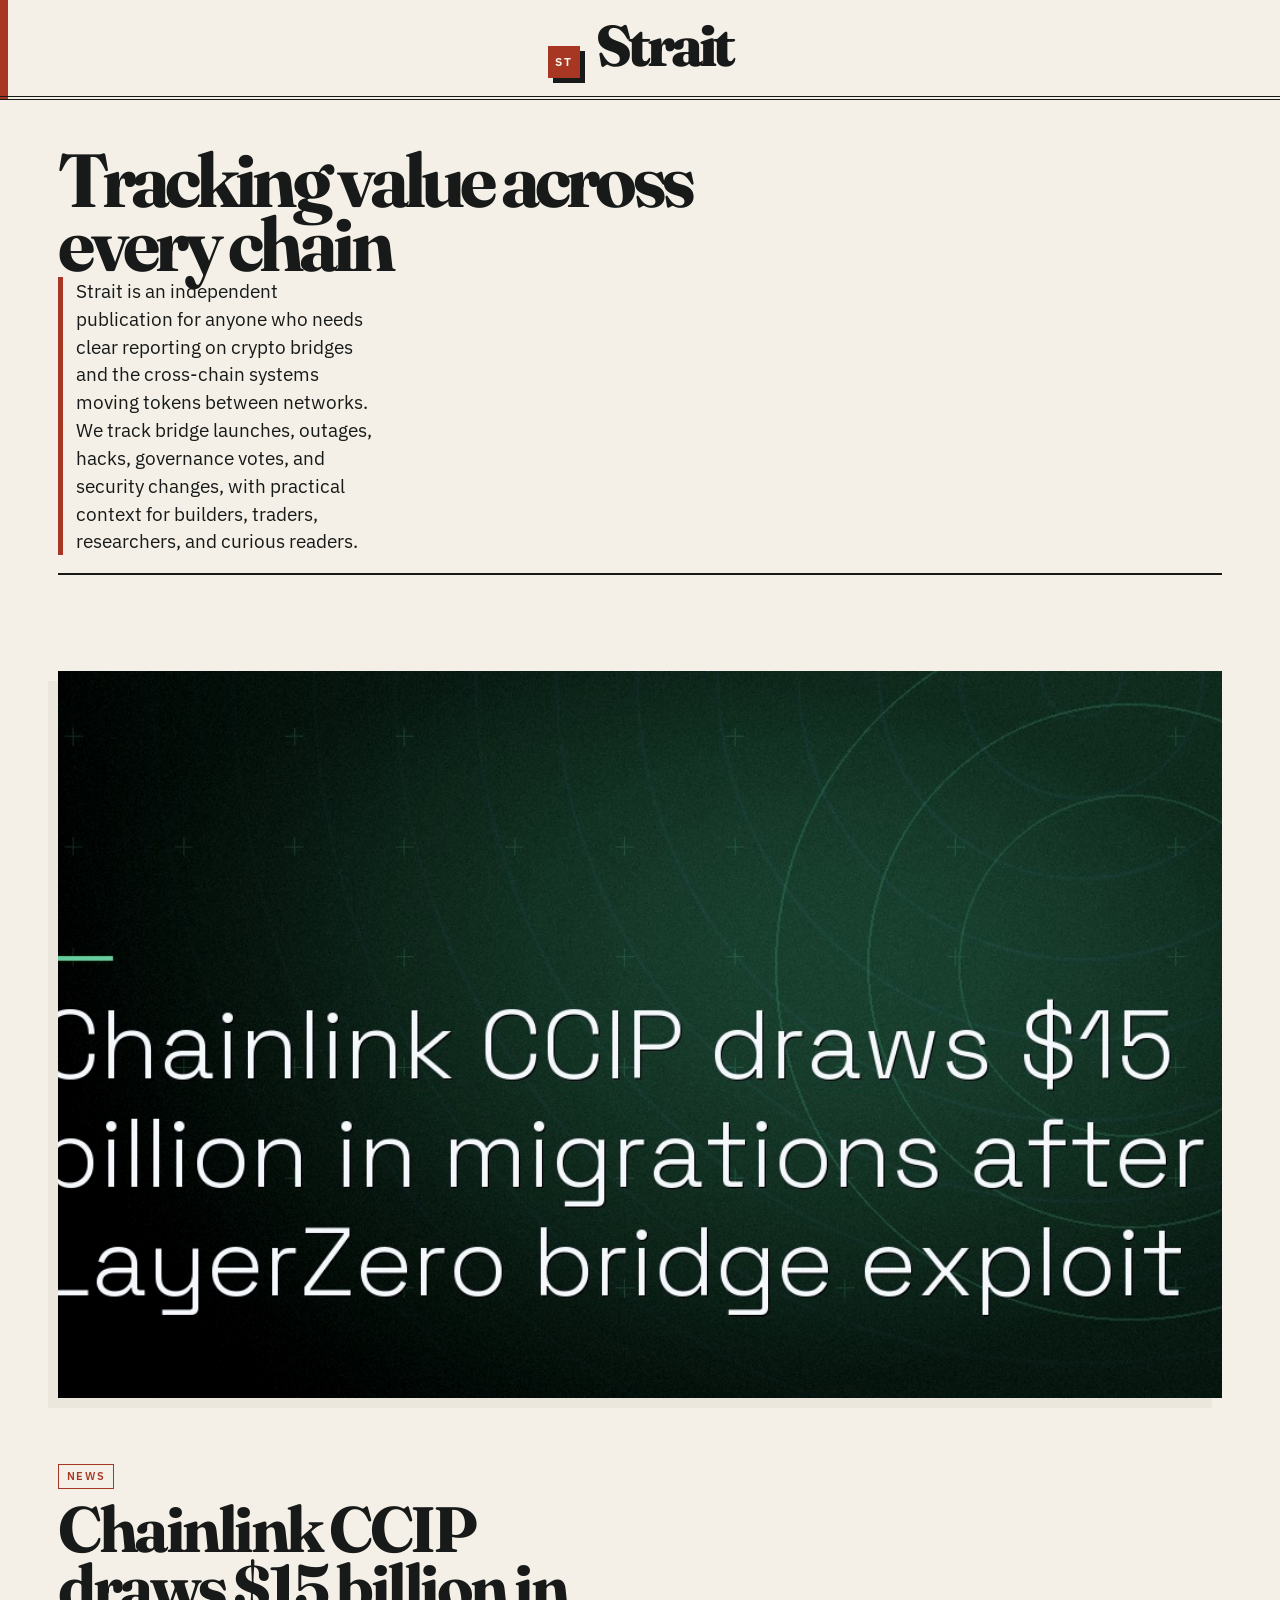
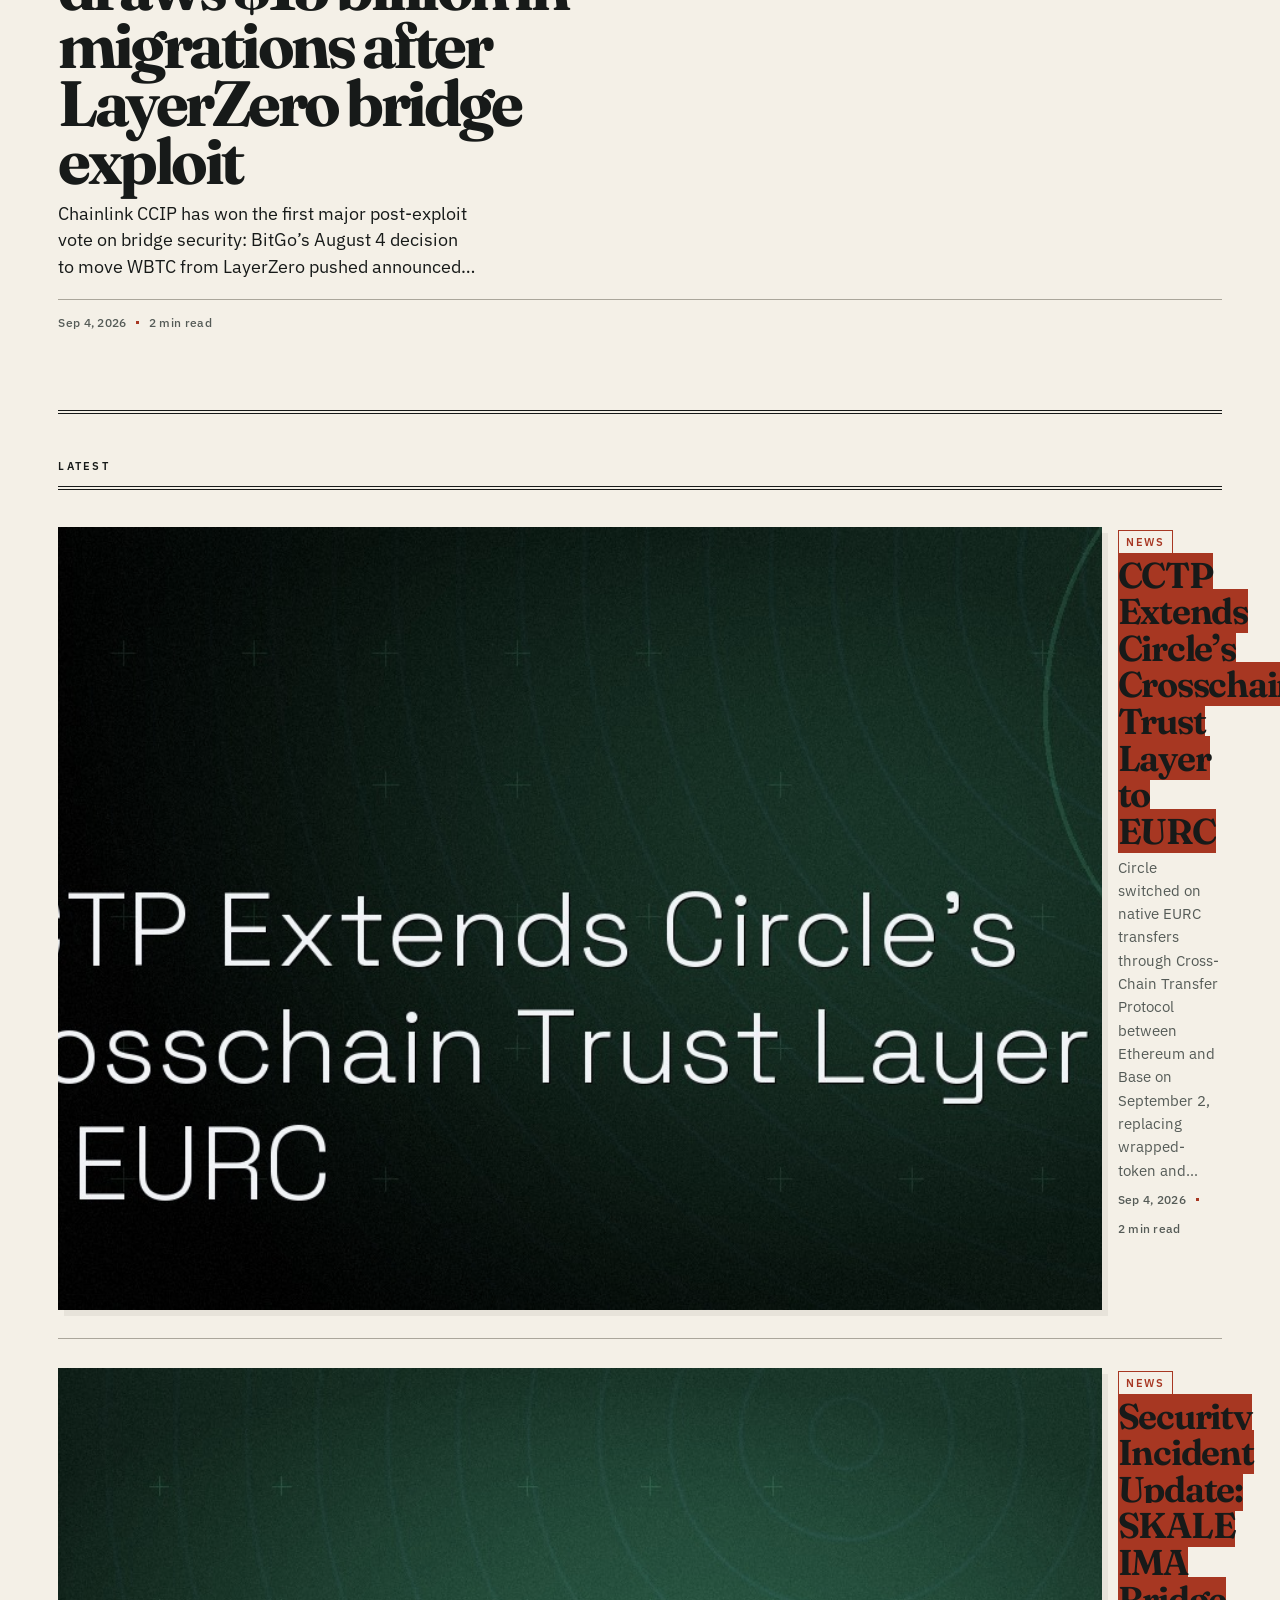
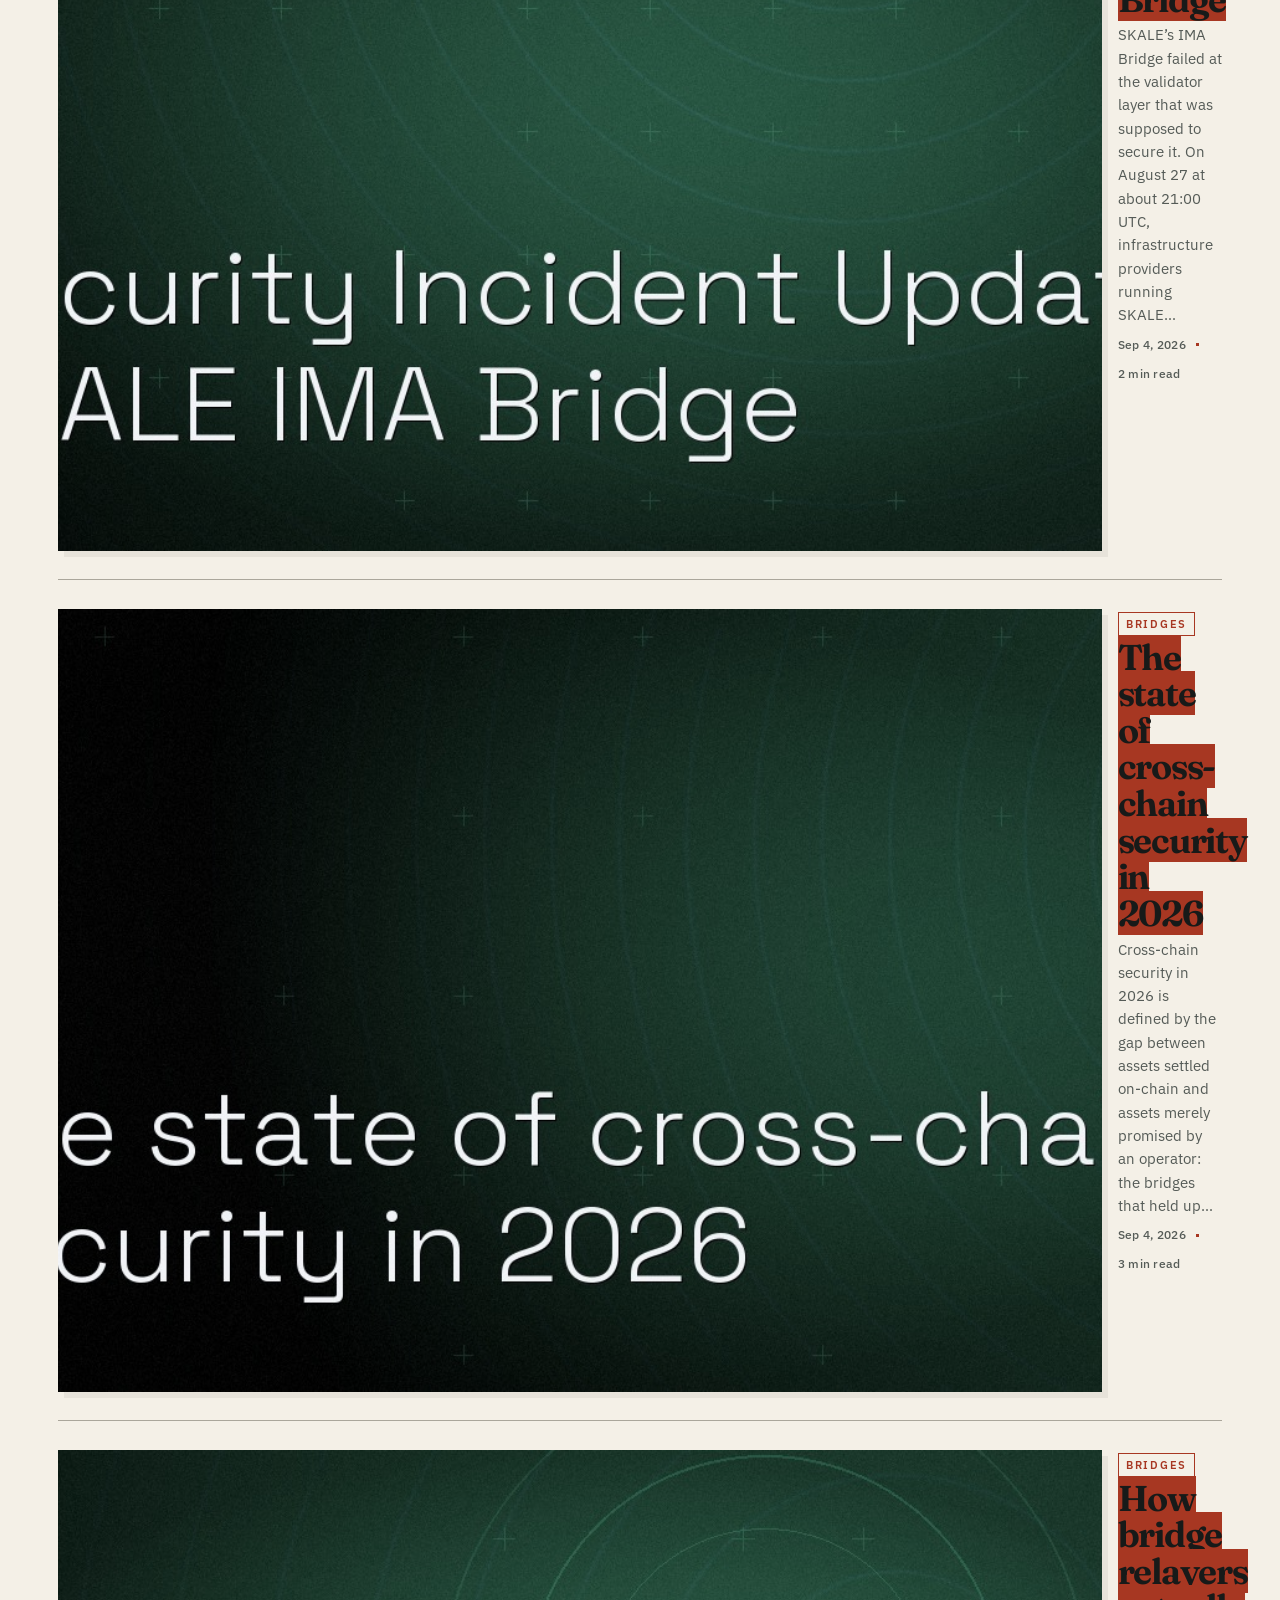
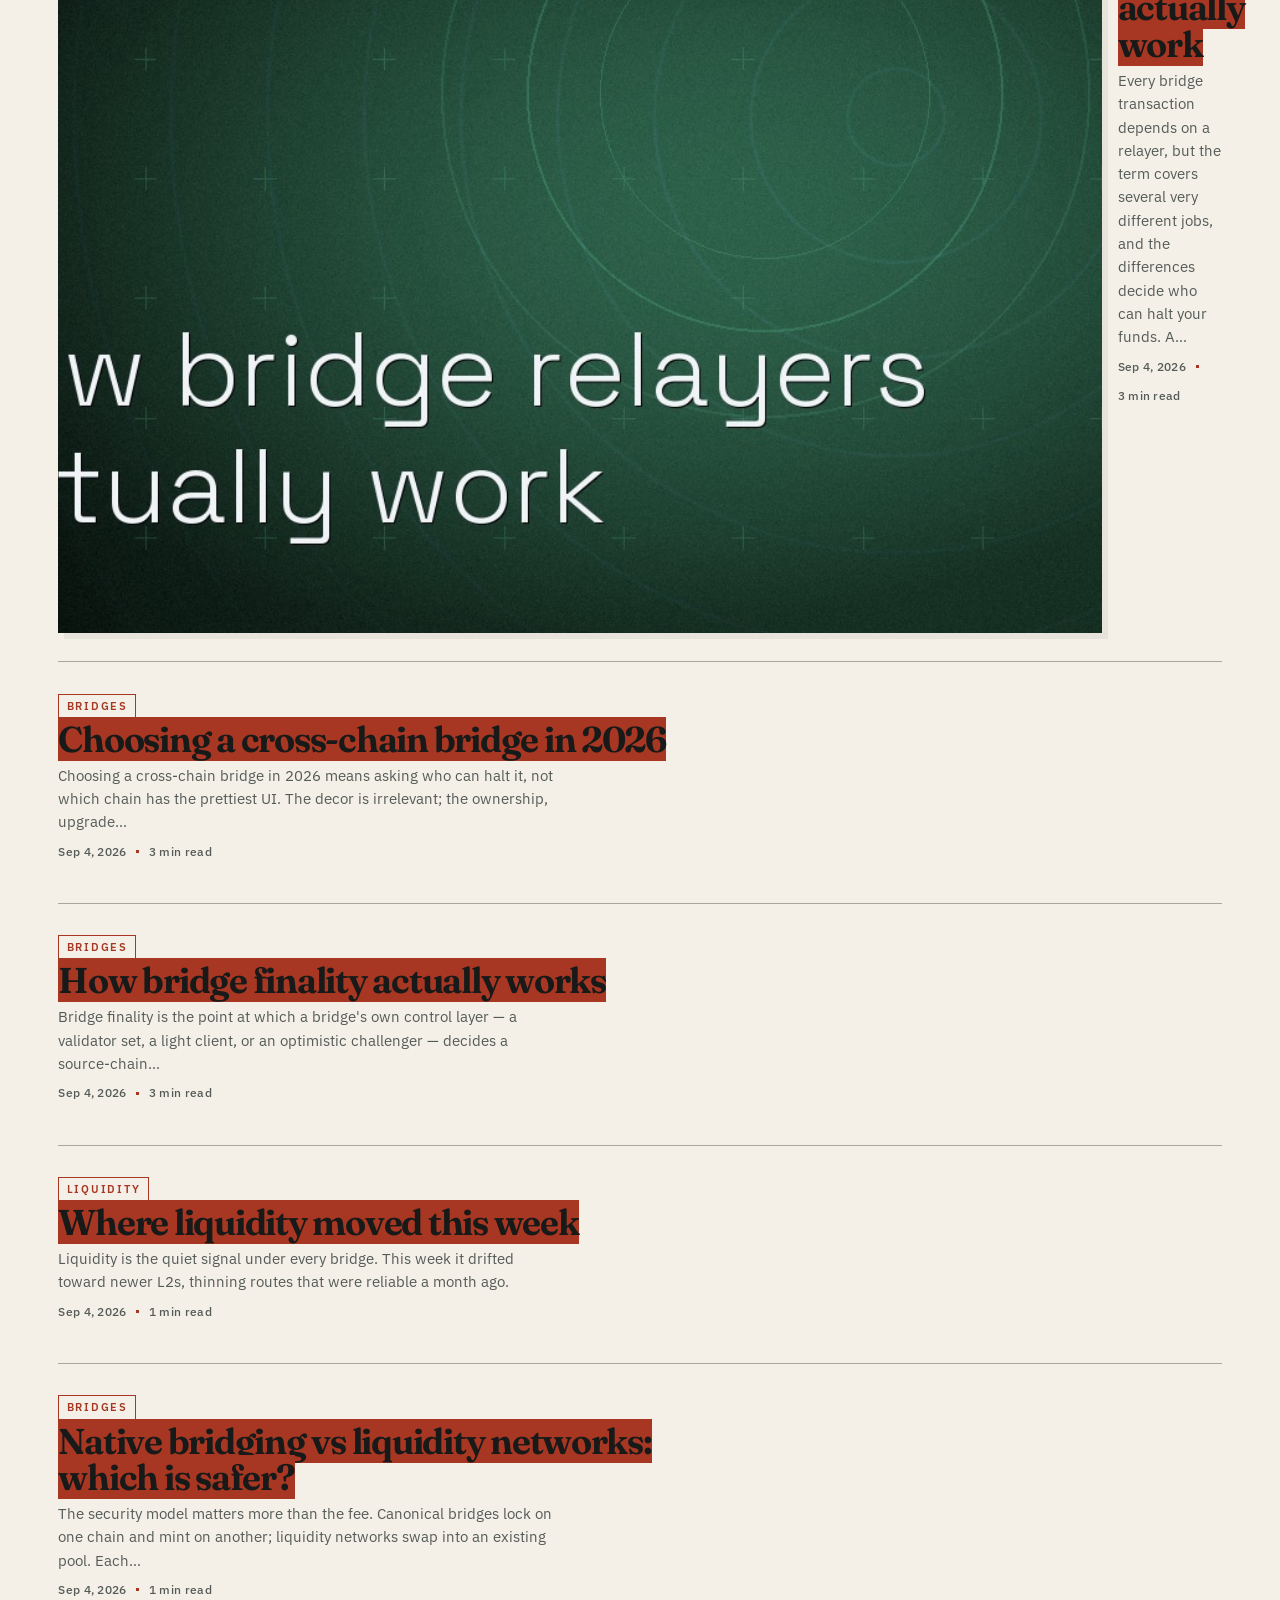
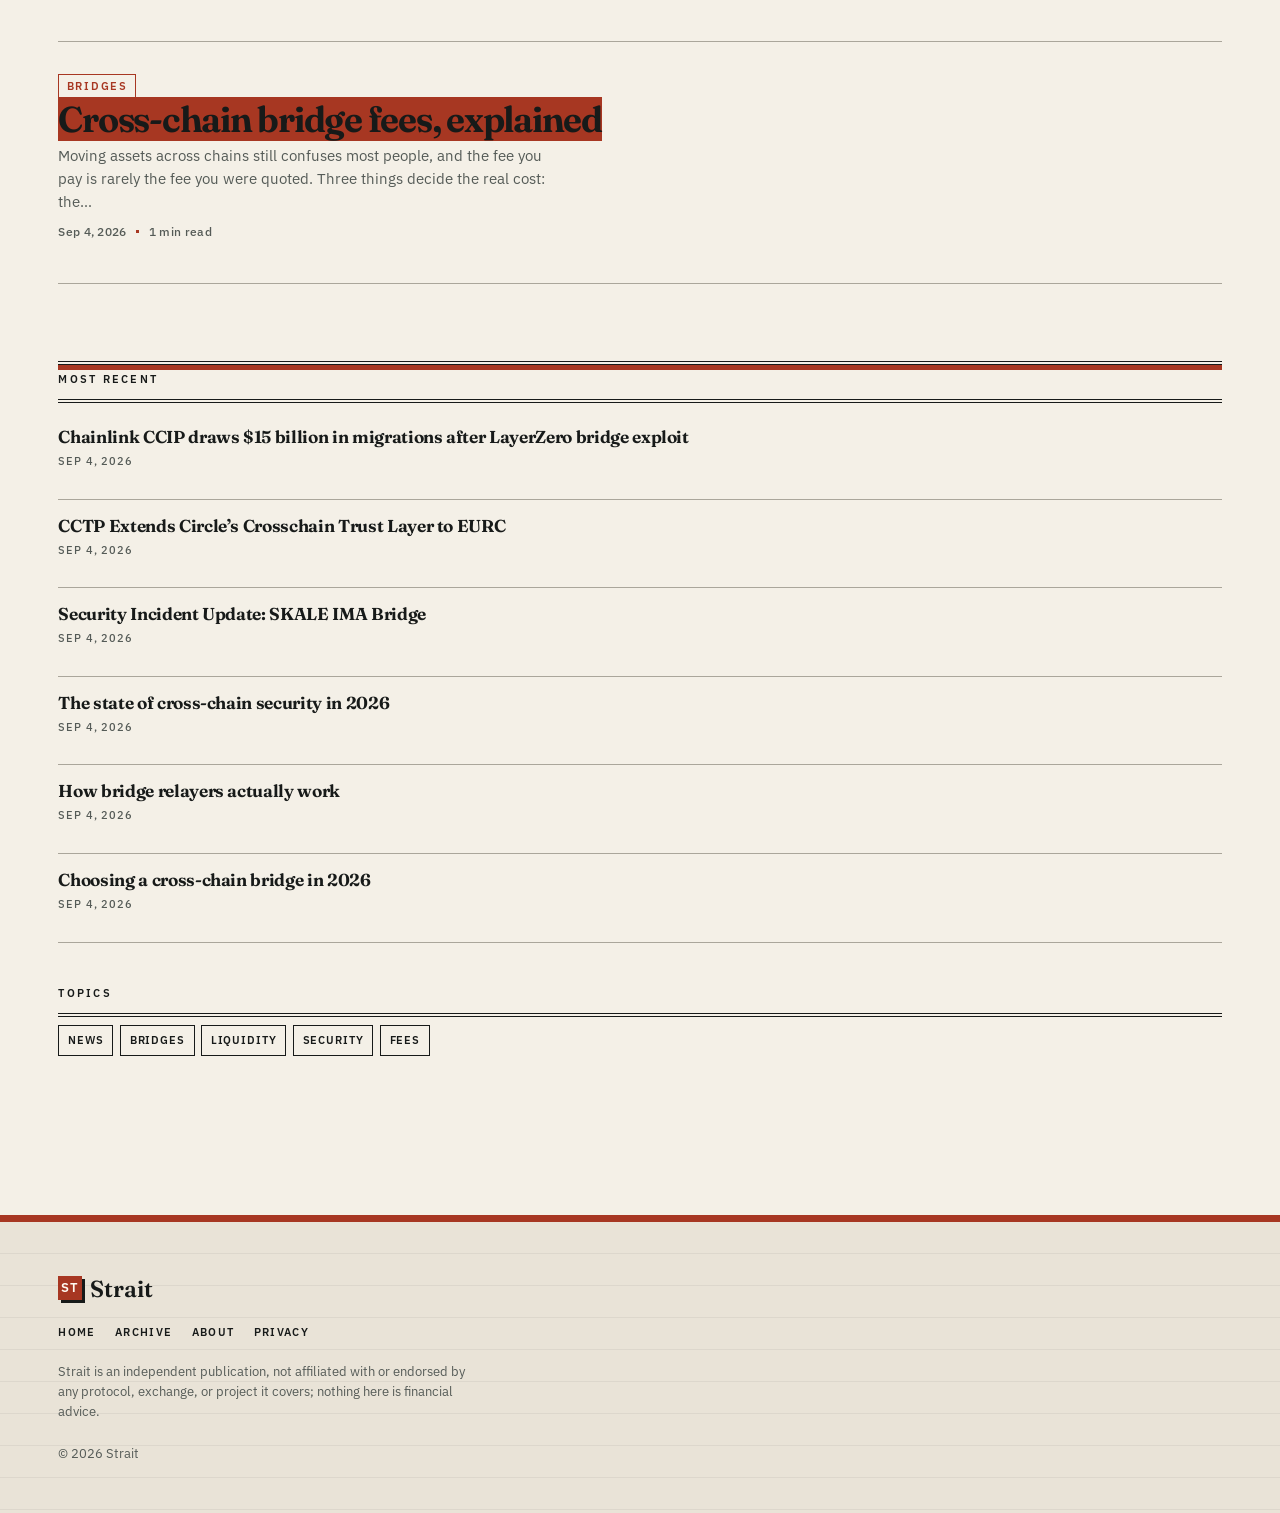
<file: index.html>
<!doctype html>
<html lang="en" data-mode="light" data-preset="ledger" data-header="inline" data-divider="double">
<head>
<meta charset="utf-8">
<meta name="viewport" content="width=device-width, initial-scale=1">
<title>Strait: Crypto Bridge News &amp; Analysis</title>
<meta name="description" content="Strait covers crypto bridges, cross-chain transfers, exploits, upgrades, and the people building safer ways to move value between networks today.">
<link rel="canonical" href="https://cryptogurutalk.github.io/">
<meta name="robots" content="index,follow,max-image-preview:large">
<meta name="theme-color" content="#F4F0E7">
<meta name="generator" content="Strait"><meta property="og:type" content="website">
<meta property="og:site_name" content="Strait">
<meta property="og:title" content="Strait: Crypto Bridge News &amp; Analysis">
<meta property="og:description" content="Strait covers crypto bridges, cross-chain transfers, exploits, upgrades, and the people building safer ways to move value between networks today.">
<meta property="og:url" content="https://cryptogurutalk.github.io/">
<meta name="twitter:card" content="summary">
<link rel="preconnect" href="https://fonts.googleapis.com">
<link rel="preconnect" href="https://fonts.gstatic.com" crossorigin>
<link rel="stylesheet" href="https://fonts.googleapis.com/css2?family=Fraunces:opsz,wght@9..144,600;9..144,700;9..144,800&amp;family=IBM+Plex+Sans:ital,wght@0,400;0,500;0,600;1,400&amp;display=swap">
<link rel="stylesheet" href="/assets/base.css">
<link rel="stylesheet" href="/assets/layout.css">
<link rel="stylesheet" href="/assets/theme.css">
<link rel="stylesheet" href="/assets/skin.css">
<link rel="icon" href="/assets/favicon.png" type="image/png">
<link rel="apple-touch-icon" href="/assets/apple-touch-icon.png">
<link rel="manifest" href="/manifest.json">
<link rel="alternate" type="application/rss+xml" title="Strait" href="/feed.xml"><script type="application/ld+json">
{
  "@context": "https://schema.org",
  "@graph": [
    {
      "@type": "Organization",
      "@id": "https://cryptogurutalk.github.io/#org",
      "name": "Strait",
      "url": "https://cryptogurutalk.github.io/"
    },
    {
      "@type": "WebSite",
      "@id": "https://cryptogurutalk.github.io/#website",
      "name": "Strait",
      "url": "https://cryptogurutalk.github.io/",
      "publisher": {
        "@id": "https://cryptogurutalk.github.io/#org"
      },
      "description": "Strait covers crypto bridges, cross-chain transfers, exploits, upgrades, and the people building safer ways to move value between networks today."
    },
    {
      "@type": "WebPage",
      "@id": "https://cryptogurutalk.github.io/#webpage",
      "url": "https://cryptogurutalk.github.io/",
      "name": "Strait: Crypto Bridge News & Analysis",
      "isPartOf": {
        "@id": "https://cryptogurutalk.github.io/#website"
      }
    },
    {
      "@type": "Blog",
      "@id": "https://cryptogurutalk.github.io/#blog",
      "url": "https://cryptogurutalk.github.io/",
      "name": "Strait",
      "publisher": {
        "@id": "https://cryptogurutalk.github.io/#org"
      }
    },
    {
      "@type": "BreadcrumbList",
      "itemListElement": [
        {
          "@type": "ListItem",
          "position": 1,
          "name": "Home",
          "item": "https://cryptogurutalk.github.io/"
        }
      ]
    }
  ]
}
</script>
</head>
<body>
<a class="skip" href="#main">Skip to content</a>
<header class="site-head">
  <div class="wrap head-inner">
    <a class="brand" href="/" aria-label="Strait — home">
      <span class="brand-mark" aria-hidden="true">ST</span>
      <span class="brand-name">Strait</span>
    </a>
  </div>
</header>

<main id="main">
<div class="wrap">
  <section class="home-intro">
    <h1 class="tagline">Tracking value across every chain</h1>
    <p>Strait is an independent publication for anyone who needs clear reporting on crypto bridges and the cross-chain systems moving tokens between networks. We track bridge launches, outages, hacks, governance votes, and security changes, with practical context for builders, traders, researchers, and curious readers.</p>
    <div class="rule" aria-hidden="true"></div>
  </section>

  <article class="lead has-cover">
<a href="/chainlink-ccip-draws-15-billion-in-migrations-after-layerzero-bridge-e/" tabindex="-1" aria-hidden="true"><img class="lead-cover" src="/assets/covers/chainlink-ccip-draws-15-billion-in-migrations-after-layerzero-bridge-e.jpg" alt="" width="880" height="550"></a>    <div class="lead-text">
      <span class="kicker">News</span>
      <h2><a href="/chainlink-ccip-draws-15-billion-in-migrations-after-layerzero-bridge-e/">Chainlink CCIP draws $15 billion in migrations after LayerZero bridge exploit</a></h2>
      <p class="dek">Chainlink CCIP has won the first major post-exploit vote on bridge security: BitGo’s August 4 decision to move WBTC from LayerZero pushed announced…</p>
      <p class="meta"><time datetime="2026-09-04T16:59:13">Sep 4, 2026</time><span class="dot"></span>2 min read</p>
    </div>
  </article>

  <div class="feed-grid has-rail">
    <div class="feed-main">
      <div class="section-label">Latest</div>
      <div class="river">
        <article class="story with-thumb">
<a href="/cctp-extends-circles-crosschain-trust-layer-to-eurc/" tabindex="-1" aria-hidden="true"><img class="story-thumb" src="/assets/covers/cctp-extends-circles-crosschain-trust-layer-to-eurc.jpg" alt="" width="150" height="112"></a>          <div class="story-text">
            <span class="kicker">News</span>
            <h3><a href="/cctp-extends-circles-crosschain-trust-layer-to-eurc/">CCTP Extends Circle’s Crosschain Trust Layer to EURC</a></h3>
            <p class="dek">Circle switched on native EURC transfers through Cross-Chain Transfer Protocol between Ethereum and Base on September 2, replacing wrapped-token and…</p>
            <p class="meta"><time datetime="2026-09-04T16:57:40">Sep 4, 2026</time><span class="dot"></span>2 min read</p>
          </div>
        </article>
        <article class="story with-thumb">
<a href="/security-incident-update-skale-ima-bridge/" tabindex="-1" aria-hidden="true"><img class="story-thumb" src="/assets/covers/security-incident-update-skale-ima-bridge.jpg" alt="" width="150" height="112"></a>          <div class="story-text">
            <span class="kicker">News</span>
            <h3><a href="/security-incident-update-skale-ima-bridge/">Security Incident Update: SKALE IMA Bridge</a></h3>
            <p class="dek">SKALE’s IMA Bridge failed at the validator layer that was supposed to secure it. On August 27 at about 21:00 UTC, infrastructure providers running SKALE…</p>
            <p class="meta"><time datetime="2026-09-04T16:55:43">Sep 4, 2026</time><span class="dot"></span>2 min read</p>
          </div>
        </article>
        <article class="story with-thumb">
<a href="/the-state-of-cross-chain-security-in-2026/" tabindex="-1" aria-hidden="true"><img class="story-thumb" src="/assets/covers/the-state-of-cross-chain-security-in-2026.jpg" alt="" width="150" height="112"></a>          <div class="story-text">
            <span class="kicker">Bridges</span>
            <h3><a href="/the-state-of-cross-chain-security-in-2026/">The state of cross-chain security in 2026</a></h3>
            <p class="dek">Cross-chain security in 2026 is defined by the gap between assets settled on-chain and assets merely promised by an operator: the bridges that held up…</p>
            <p class="meta"><time datetime="2026-09-04T15:43:51">Sep 4, 2026</time><span class="dot"></span>3 min read</p>
          </div>
        </article>
        <article class="story with-thumb">
<a href="/how-bridge-relayers-actually-work/" tabindex="-1" aria-hidden="true"><img class="story-thumb" src="/assets/covers/how-bridge-relayers-actually-work.jpg" alt="" width="150" height="112"></a>          <div class="story-text">
            <span class="kicker">Bridges</span>
            <h3><a href="/how-bridge-relayers-actually-work/">How bridge relayers actually work</a></h3>
            <p class="dek">Every bridge transaction depends on a relayer, but the term covers several very different jobs, and the differences decide who can halt your funds. A…</p>
            <p class="meta"><time datetime="2026-09-04T15:42:32">Sep 4, 2026</time><span class="dot"></span>3 min read</p>
          </div>
        </article>
        <article class="story ">
          <div class="story-text">
            <span class="kicker">Bridges</span>
            <h3><a href="/choosing-a-cross-chain-bridge-in-2026/">Choosing a cross-chain bridge in 2026</a></h3>
            <p class="dek">Choosing a cross-chain bridge in 2026 means asking who can halt it, not which chain has the prettiest UI. The decor is irrelevant; the ownership, upgrade…</p>
            <p class="meta"><time datetime="2026-09-04T14:22:04">Sep 4, 2026</time><span class="dot"></span>3 min read</p>
          </div>
        </article>
        <article class="story ">
          <div class="story-text">
            <span class="kicker">Bridges</span>
            <h3><a href="/how-bridge-finality-actually-works/">How bridge finality actually works</a></h3>
            <p class="dek">Bridge finality is the point at which a bridge&#39;s own control layer — a validator set, a light client, or an optimistic challenger — decides a source-chain…</p>
            <p class="meta"><time datetime="2026-09-04T14:21:23">Sep 4, 2026</time><span class="dot"></span>3 min read</p>
          </div>
        </article>
        <article class="story ">
          <div class="story-text">
            <span class="kicker">Liquidity</span>
            <h3><a href="/where-liquidity-moved-this-week/">Where liquidity moved this week</a></h3>
            <p class="dek">Liquidity is the quiet signal under every bridge. This week it drifted toward newer L2s, thinning routes that were reliable a month ago.</p>
            <p class="meta"><time datetime="2026-09-04T13:00:40">Sep 4, 2026</time><span class="dot"></span>1 min read</p>
          </div>
        </article>
        <article class="story ">
          <div class="story-text">
            <span class="kicker">Bridges</span>
            <h3><a href="/native-bridging-vs-liquidity-networks-which-is-safer/">Native bridging vs liquidity networks: which is safer?</a></h3>
            <p class="dek">The security model matters more than the fee. Canonical bridges lock on one chain and mint on another; liquidity networks swap into an existing pool. Each…</p>
            <p class="meta"><time datetime="2026-09-04T13:00:35">Sep 4, 2026</time><span class="dot"></span>1 min read</p>
          </div>
        </article>
        <article class="story ">
          <div class="story-text">
            <span class="kicker">Bridges</span>
            <h3><a href="/cross-chain-bridge-fees-explained/">Cross-chain bridge fees, explained</a></h3>
            <p class="dek">Moving assets across chains still confuses most people, and the fee you pay is rarely the fee you were quoted. Three things decide the real cost: the…</p>
            <p class="meta"><time datetime="2026-09-04T13:00:32">Sep 4, 2026</time><span class="dot"></span>1 min read</p>
          </div>
        </article>
      </div>
    </div>

    <aside class="rail" aria-label="More from Strait">
      <div class="rail-latest">
        <div class="section-label">Most recent</div>
        <div class="rail-item">
          <a href="/chainlink-ccip-draws-15-billion-in-migrations-after-layerzero-bridge-e/">Chainlink CCIP draws $15 billion in migrations after LayerZero bridge exploit</a>
          <p class="meta"><time datetime="2026-09-04T16:59:13">Sep 4, 2026</time></p>
        </div>
        <div class="rail-item">
          <a href="/cctp-extends-circles-crosschain-trust-layer-to-eurc/">CCTP Extends Circle’s Crosschain Trust Layer to EURC</a>
          <p class="meta"><time datetime="2026-09-04T16:57:40">Sep 4, 2026</time></p>
        </div>
        <div class="rail-item">
          <a href="/security-incident-update-skale-ima-bridge/">Security Incident Update: SKALE IMA Bridge</a>
          <p class="meta"><time datetime="2026-09-04T16:55:43">Sep 4, 2026</time></p>
        </div>
        <div class="rail-item">
          <a href="/the-state-of-cross-chain-security-in-2026/">The state of cross-chain security in 2026</a>
          <p class="meta"><time datetime="2026-09-04T15:43:51">Sep 4, 2026</time></p>
        </div>
        <div class="rail-item">
          <a href="/how-bridge-relayers-actually-work/">How bridge relayers actually work</a>
          <p class="meta"><time datetime="2026-09-04T15:42:32">Sep 4, 2026</time></p>
        </div>
        <div class="rail-item">
          <a href="/choosing-a-cross-chain-bridge-in-2026/">Choosing a cross-chain bridge in 2026</a>
          <p class="meta"><time datetime="2026-09-04T14:22:04">Sep 4, 2026</time></p>
        </div>
      </div>
      <div class="rail-topics">
        <div class="section-label">Topics</div>
        <div class="topics">
<span class="topic">News</span><span class="topic">Bridges</span><span class="topic">Liquidity</span><span class="topic">Security</span><span class="topic">Fees</span>        </div>
      </div>
    </aside>
  </div>
</div>
</main>

<footer class="site-foot">
  <div class="wrap foot-inner">
    <div class="foot-brand"><span class="brand-mark small" aria-hidden="true">ST</span> Strait</div>
    <nav class="foot-nav" aria-label="Sections">
      <a href="/">Home</a>
      <a href="/archive/">Archive</a>
      <a href="/about/">About</a>
      <a href="/privacy/">Privacy</a>
    </nav>
    <p class="foot-note">Strait is an independent publication, not affiliated with or endorsed by any protocol, exchange, or project it covers; nothing here is financial advice.</p>
    <p class="foot-meta">© 2026 Strait</p>
  </div>
</footer>
</body>
</html>
</file>
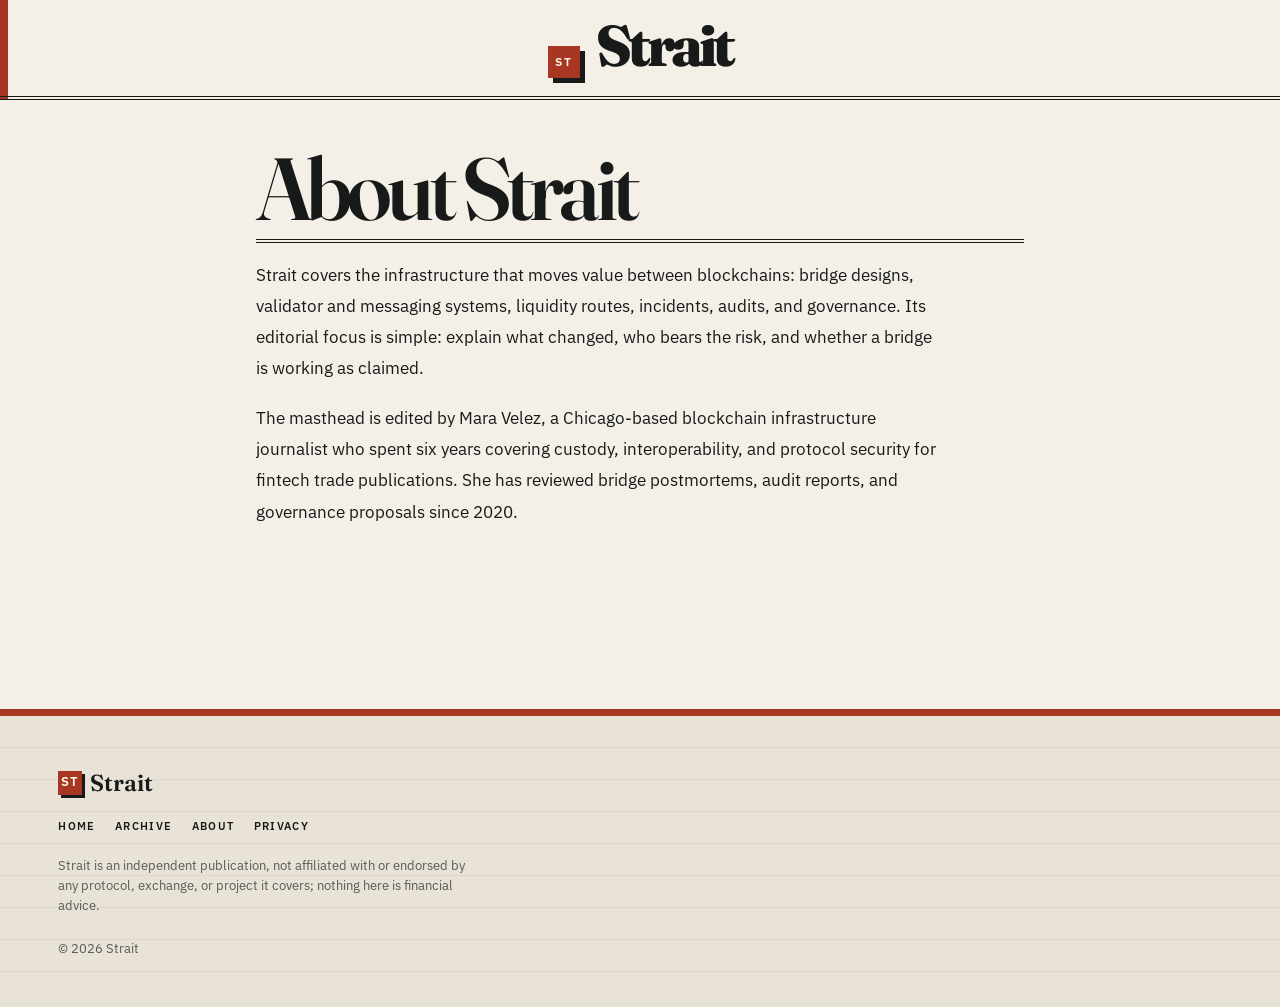
<file: about/index.html>
<!doctype html>
<html lang="en" data-mode="light" data-preset="ledger" data-header="inline" data-divider="double">
<head>
<meta charset="utf-8">
<meta name="viewport" content="width=device-width, initial-scale=1">
<title>About Strait — Strait</title>
<meta name="description" content="Strait covers crypto bridges, cross-chain transfers, exploits, upgrades, and the people building safer ways to move value between networks today.">
<link rel="canonical" href="https://cryptogurutalk.github.io/about/">
<meta name="robots" content="index,follow,max-image-preview:large">
<meta name="theme-color" content="#F4F0E7">
<meta name="generator" content="Strait"><meta property="og:type" content="website">
<meta property="og:site_name" content="Strait">
<meta property="og:title" content="About Strait — Strait">
<meta property="og:description" content="Strait covers crypto bridges, cross-chain transfers, exploits, upgrades, and the people building safer ways to move value between networks today.">
<meta property="og:url" content="https://cryptogurutalk.github.io/about/">
<meta name="twitter:card" content="summary">
<link rel="preconnect" href="https://fonts.googleapis.com">
<link rel="preconnect" href="https://fonts.gstatic.com" crossorigin>
<link rel="stylesheet" href="https://fonts.googleapis.com/css2?family=Fraunces:opsz,wght@9..144,600;9..144,700;9..144,800&amp;family=IBM+Plex+Sans:ital,wght@0,400;0,500;0,600;1,400&amp;display=swap">
<link rel="stylesheet" href="/assets/base.css">
<link rel="stylesheet" href="/assets/layout.css">
<link rel="stylesheet" href="/assets/theme.css">
<link rel="stylesheet" href="/assets/skin.css">
<link rel="icon" href="/assets/favicon.png" type="image/png">
<link rel="apple-touch-icon" href="/assets/apple-touch-icon.png">
<link rel="manifest" href="/manifest.json">
<link rel="alternate" type="application/rss+xml" title="Strait" href="/feed.xml"><script type="application/ld+json">
{
  "@context": "https://schema.org",
  "@graph": [
    {
      "@type": "Organization",
      "@id": "https://cryptogurutalk.github.io/#org",
      "name": "Strait",
      "url": "https://cryptogurutalk.github.io/"
    },
    {
      "@type": "WebSite",
      "@id": "https://cryptogurutalk.github.io/#website",
      "name": "Strait",
      "url": "https://cryptogurutalk.github.io/",
      "publisher": {
        "@id": "https://cryptogurutalk.github.io/#org"
      },
      "description": "Strait covers crypto bridges, cross-chain transfers, exploits, upgrades, and the people building safer ways to move value between networks today."
    },
    {
      "@type": "WebPage",
      "@id": "https://cryptogurutalk.github.io/about/#webpage",
      "url": "https://cryptogurutalk.github.io/about/",
      "name": "About Strait — Strait",
      "isPartOf": {
        "@id": "https://cryptogurutalk.github.io/#website"
      }
    },
    {
      "@type": "BreadcrumbList",
      "itemListElement": [
        {
          "@type": "ListItem",
          "position": 1,
          "name": "Home",
          "item": "https://cryptogurutalk.github.io/"
        }
      ]
    }
  ]
}
</script>
</head>
<body>
<a class="skip" href="#main">Skip to content</a>
<header class="site-head">
  <div class="wrap head-inner">
    <a class="brand" href="/" aria-label="Strait — home">
      <span class="brand-mark" aria-hidden="true">ST</span>
      <span class="brand-name">Strait</span>
    </a>
  </div>
</header>

<main id="main">
<div class="wrap">
  <article class="page-simple prose">
    <h1>About Strait</h1>
    <p>Strait covers the infrastructure that moves value between blockchains: bridge designs, validator and messaging systems, liquidity routes, incidents, audits, and governance. Its editorial focus is simple: explain what changed, who bears the risk, and whether a bridge is working as claimed.</p><p>The masthead is edited by Mara Velez, a Chicago-based blockchain infrastructure journalist who spent six years covering custody, interoperability, and protocol security for fintech trade publications. She has reviewed bridge postmortems, audit reports, and governance proposals since 2020.</p>
  </article>
</div>
</main>

<footer class="site-foot">
  <div class="wrap foot-inner">
    <div class="foot-brand"><span class="brand-mark small" aria-hidden="true">ST</span> Strait</div>
    <nav class="foot-nav" aria-label="Sections">
      <a href="/">Home</a>
      <a href="/archive/">Archive</a>
      <a href="/about/">About</a>
      <a href="/privacy/">Privacy</a>
    </nav>
    <p class="foot-note">Strait is an independent publication, not affiliated with or endorsed by any protocol, exchange, or project it covers; nothing here is financial advice.</p>
    <p class="foot-meta">© 2026 Strait</p>
  </div>
</footer>
</body>
</html>
</file>
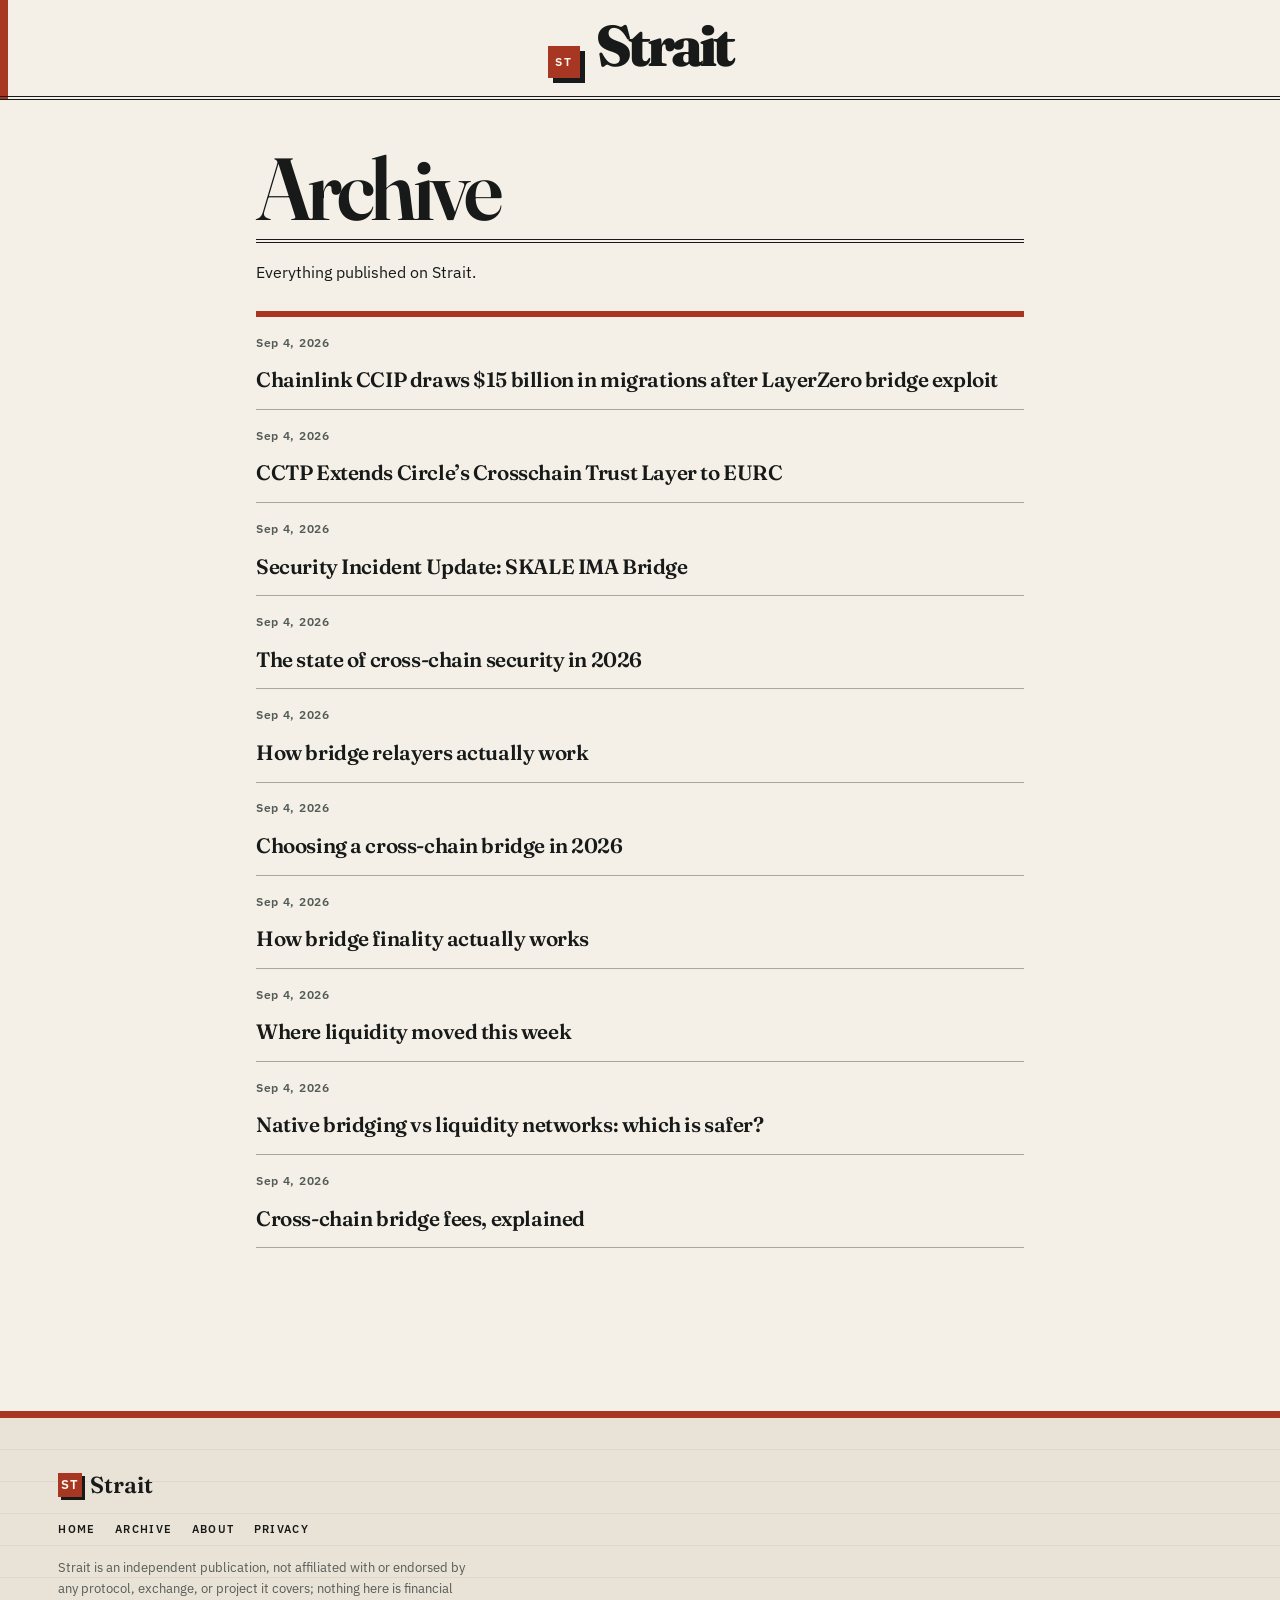
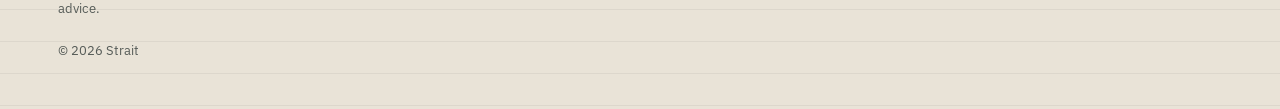
<file: archive/index.html>
<!doctype html>
<html lang="en" data-mode="light" data-preset="ledger" data-header="inline" data-divider="double">
<head>
<meta charset="utf-8">
<meta name="viewport" content="width=device-width, initial-scale=1">
<title>Archive — Strait</title>
<meta name="description" content="All coverage from Strait.">
<link rel="canonical" href="https://cryptogurutalk.github.io/archive/">
<meta name="robots" content="index,follow,max-image-preview:large">
<meta name="theme-color" content="#F4F0E7">
<meta name="generator" content="Strait"><meta property="og:type" content="website">
<meta property="og:site_name" content="Strait">
<meta property="og:title" content="Archive — Strait">
<meta property="og:description" content="All coverage from Strait.">
<meta property="og:url" content="https://cryptogurutalk.github.io/archive/">
<meta name="twitter:card" content="summary">
<link rel="preconnect" href="https://fonts.googleapis.com">
<link rel="preconnect" href="https://fonts.gstatic.com" crossorigin>
<link rel="stylesheet" href="https://fonts.googleapis.com/css2?family=Fraunces:opsz,wght@9..144,600;9..144,700;9..144,800&amp;family=IBM+Plex+Sans:ital,wght@0,400;0,500;0,600;1,400&amp;display=swap">
<link rel="stylesheet" href="/assets/base.css">
<link rel="stylesheet" href="/assets/layout.css">
<link rel="stylesheet" href="/assets/theme.css">
<link rel="stylesheet" href="/assets/skin.css">
<link rel="icon" href="/assets/favicon.png" type="image/png">
<link rel="apple-touch-icon" href="/assets/apple-touch-icon.png">
<link rel="manifest" href="/manifest.json">
<link rel="alternate" type="application/rss+xml" title="Strait" href="/feed.xml"><script type="application/ld+json">
{
  "@context": "https://schema.org",
  "@graph": [
    {
      "@type": "Organization",
      "@id": "https://cryptogurutalk.github.io/#org",
      "name": "Strait",
      "url": "https://cryptogurutalk.github.io/"
    },
    {
      "@type": "WebSite",
      "@id": "https://cryptogurutalk.github.io/#website",
      "name": "Strait",
      "url": "https://cryptogurutalk.github.io/",
      "publisher": {
        "@id": "https://cryptogurutalk.github.io/#org"
      },
      "description": "Strait covers crypto bridges, cross-chain transfers, exploits, upgrades, and the people building safer ways to move value between networks today."
    },
    {
      "@type": "WebPage",
      "@id": "https://cryptogurutalk.github.io/archive/#webpage",
      "url": "https://cryptogurutalk.github.io/archive/",
      "name": "Archive — Strait",
      "isPartOf": {
        "@id": "https://cryptogurutalk.github.io/#website"
      }
    },
    {
      "@type": "BreadcrumbList",
      "itemListElement": [
        {
          "@type": "ListItem",
          "position": 1,
          "name": "Home",
          "item": "https://cryptogurutalk.github.io/"
        }
      ]
    }
  ]
}
</script>
</head>
<body>
<a class="skip" href="#main">Skip to content</a>
<header class="site-head">
  <div class="wrap head-inner">
    <a class="brand" href="/" aria-label="Strait — home">
      <span class="brand-mark" aria-hidden="true">ST</span>
      <span class="brand-name">Strait</span>
    </a>
  </div>
</header>

<main id="main">
<div class="wrap">
  <section class="page-simple">
    <h1>Archive</h1>
    <p class="archive-sub">Everything published on Strait.</p>
    <div class="archive-list">
      <article class="archive-item">
        <time datetime="2026-09-04T16:59:13">Sep 4, 2026</time>
        <a href="/chainlink-ccip-draws-15-billion-in-migrations-after-layerzero-bridge-e/">Chainlink CCIP draws $15 billion in migrations after LayerZero bridge exploit</a>
      </article>
      <article class="archive-item">
        <time datetime="2026-09-04T16:57:40">Sep 4, 2026</time>
        <a href="/cctp-extends-circles-crosschain-trust-layer-to-eurc/">CCTP Extends Circle’s Crosschain Trust Layer to EURC</a>
      </article>
      <article class="archive-item">
        <time datetime="2026-09-04T16:55:43">Sep 4, 2026</time>
        <a href="/security-incident-update-skale-ima-bridge/">Security Incident Update: SKALE IMA Bridge</a>
      </article>
      <article class="archive-item">
        <time datetime="2026-09-04T15:43:51">Sep 4, 2026</time>
        <a href="/the-state-of-cross-chain-security-in-2026/">The state of cross-chain security in 2026</a>
      </article>
      <article class="archive-item">
        <time datetime="2026-09-04T15:42:32">Sep 4, 2026</time>
        <a href="/how-bridge-relayers-actually-work/">How bridge relayers actually work</a>
      </article>
      <article class="archive-item">
        <time datetime="2026-09-04T14:22:04">Sep 4, 2026</time>
        <a href="/choosing-a-cross-chain-bridge-in-2026/">Choosing a cross-chain bridge in 2026</a>
      </article>
      <article class="archive-item">
        <time datetime="2026-09-04T14:21:23">Sep 4, 2026</time>
        <a href="/how-bridge-finality-actually-works/">How bridge finality actually works</a>
      </article>
      <article class="archive-item">
        <time datetime="2026-09-04T13:00:40">Sep 4, 2026</time>
        <a href="/where-liquidity-moved-this-week/">Where liquidity moved this week</a>
      </article>
      <article class="archive-item">
        <time datetime="2026-09-04T13:00:35">Sep 4, 2026</time>
        <a href="/native-bridging-vs-liquidity-networks-which-is-safer/">Native bridging vs liquidity networks: which is safer?</a>
      </article>
      <article class="archive-item">
        <time datetime="2026-09-04T13:00:32">Sep 4, 2026</time>
        <a href="/cross-chain-bridge-fees-explained/">Cross-chain bridge fees, explained</a>
      </article>
    </div>
  </section>
</div>
</main>

<footer class="site-foot">
  <div class="wrap foot-inner">
    <div class="foot-brand"><span class="brand-mark small" aria-hidden="true">ST</span> Strait</div>
    <nav class="foot-nav" aria-label="Sections">
      <a href="/">Home</a>
      <a href="/archive/">Archive</a>
      <a href="/about/">About</a>
      <a href="/privacy/">Privacy</a>
    </nav>
    <p class="foot-note">Strait is an independent publication, not affiliated with or endorsed by any protocol, exchange, or project it covers; nothing here is financial advice.</p>
    <p class="foot-meta">© 2026 Strait</p>
  </div>
</footer>
</body>
</html>
</file>
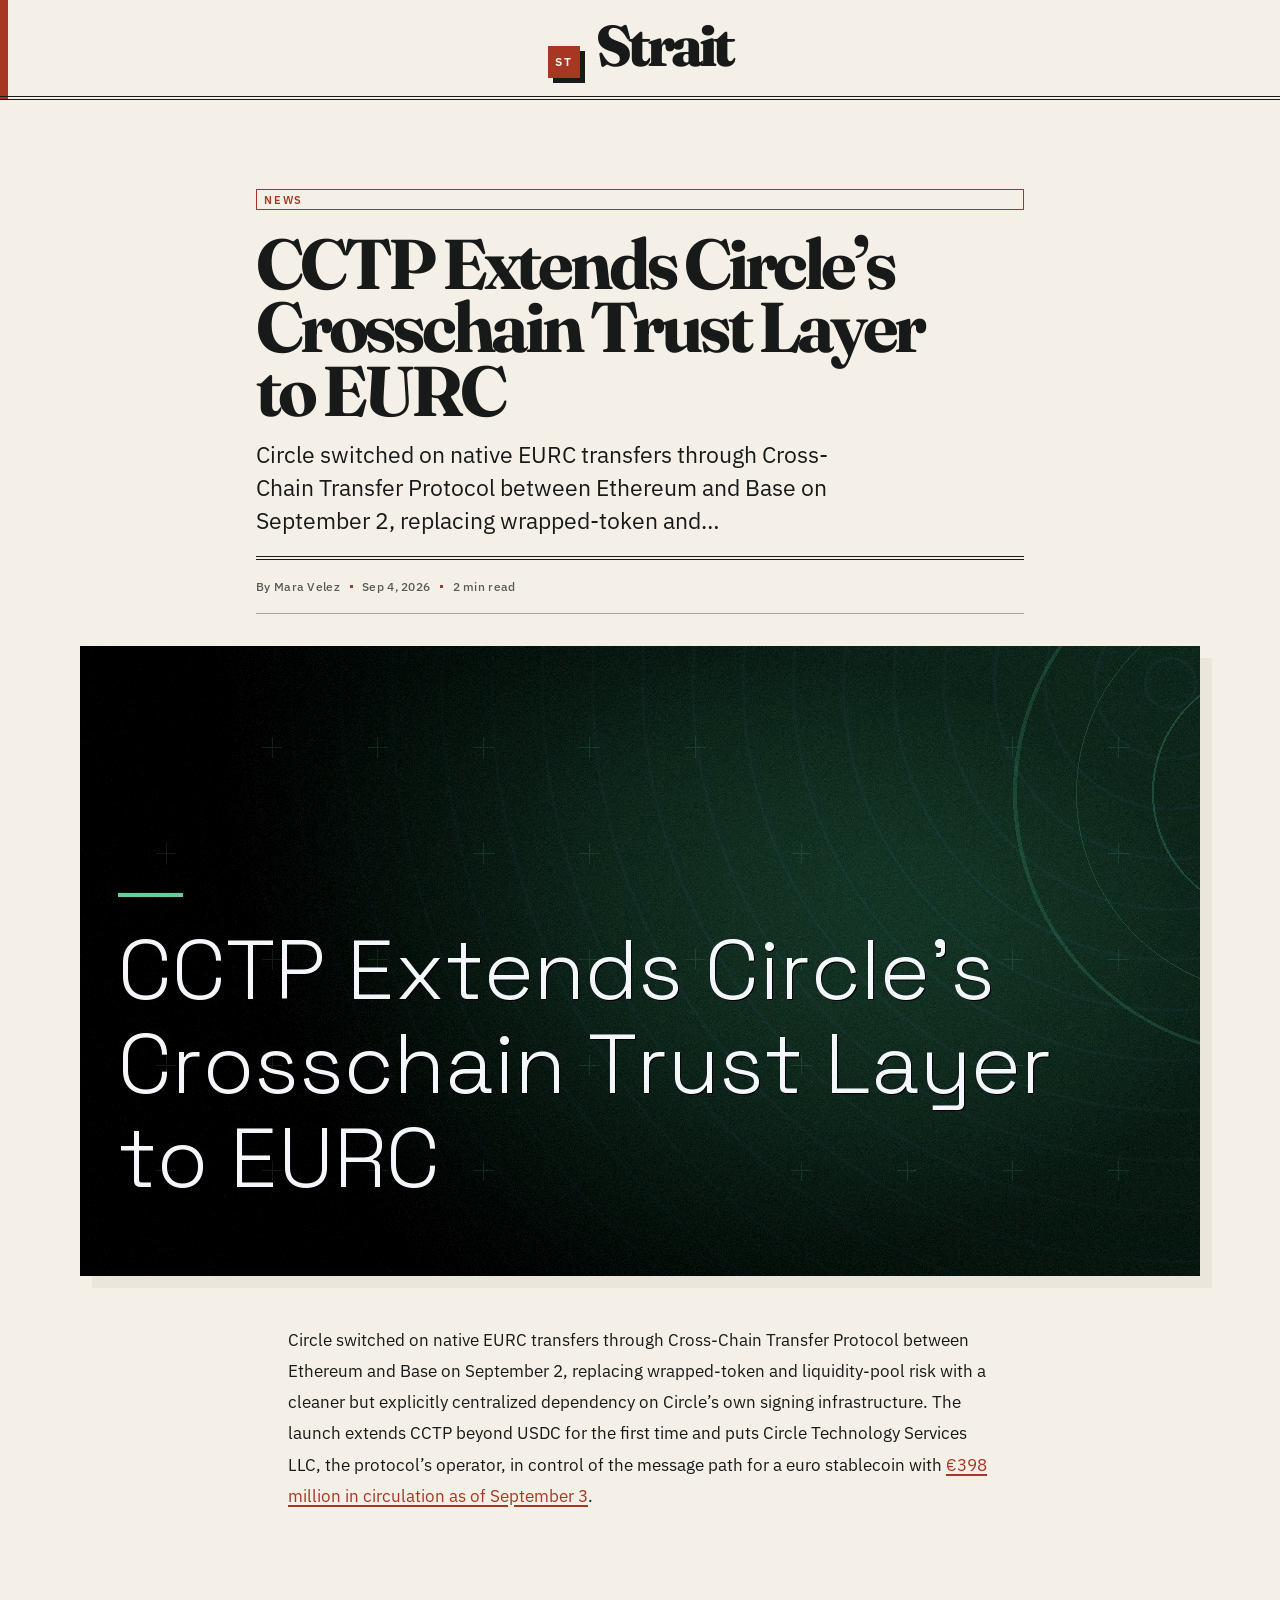
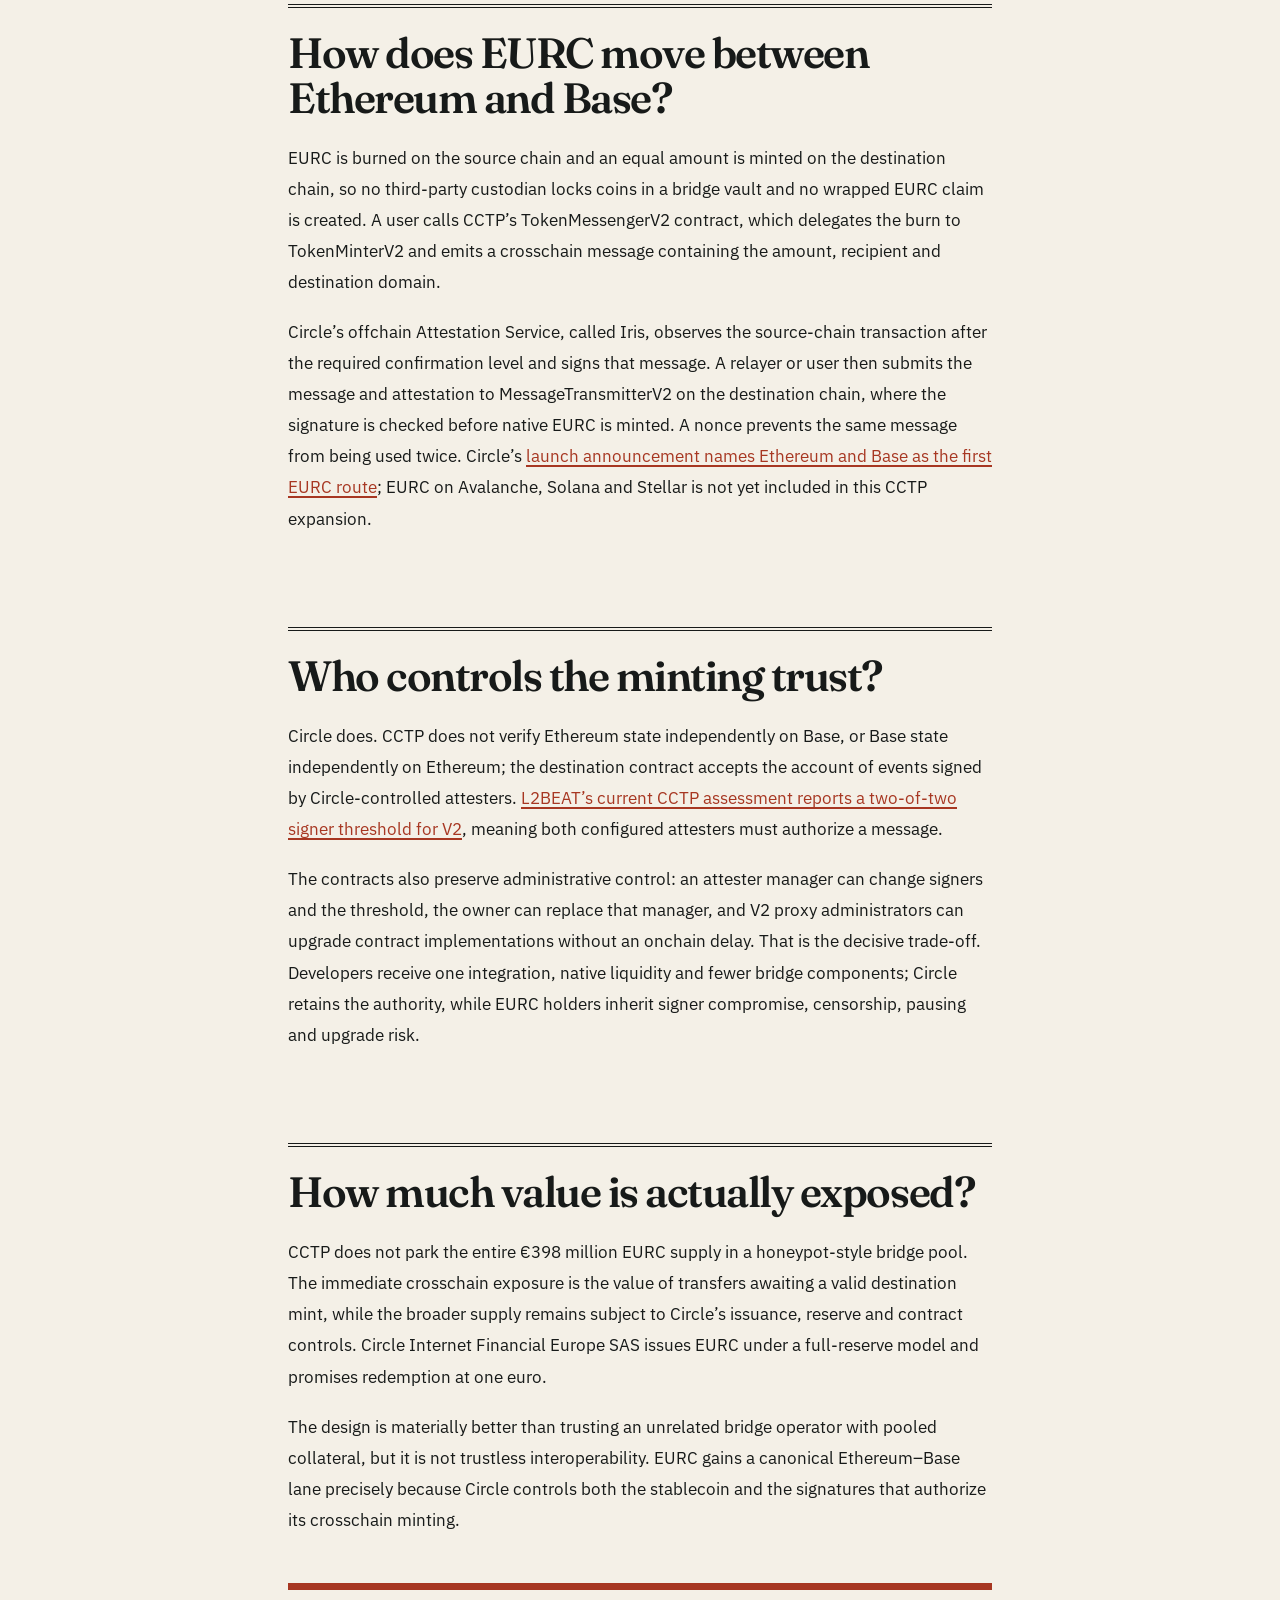
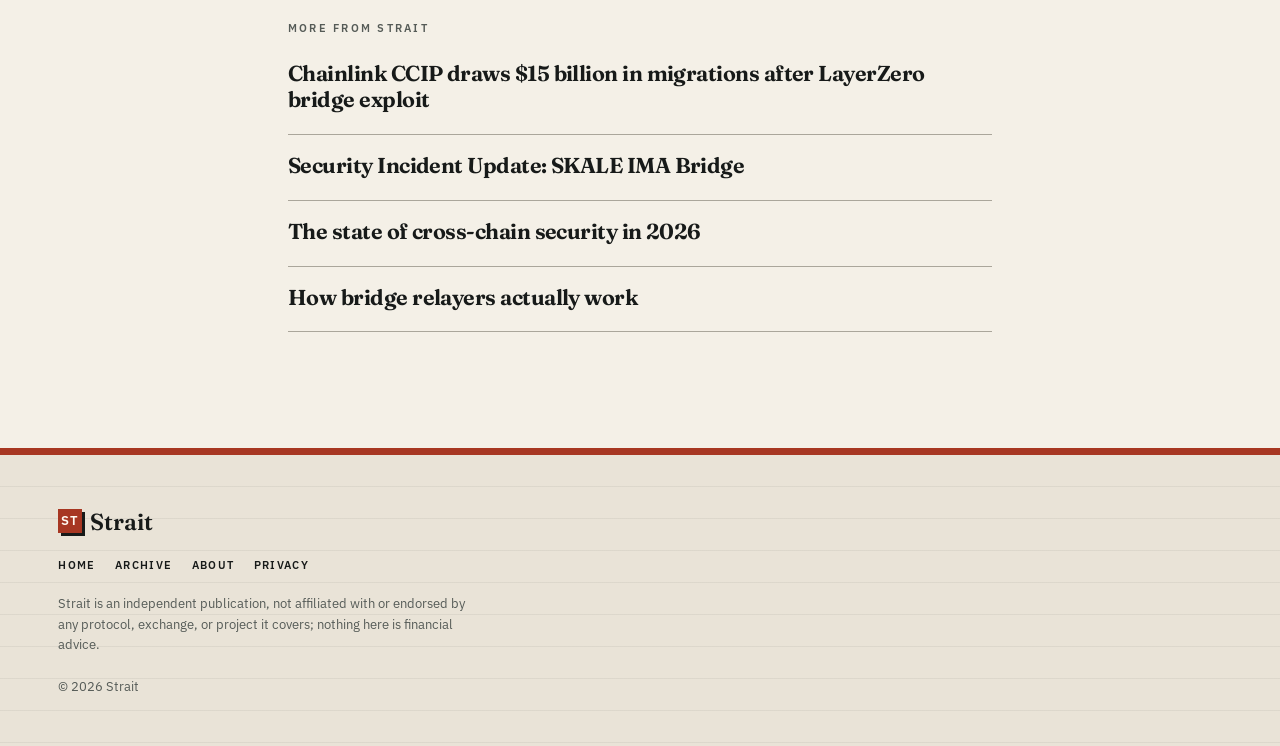
<file: cctp-extends-circles-crosschain-trust-layer-to-eurc/index.html>
<!doctype html>
<html lang="en" data-mode="light" data-preset="ledger" data-header="inline" data-divider="double">
<head>
<meta charset="utf-8">
<meta name="viewport" content="width=device-width, initial-scale=1">
<title>CCTP Extends Circle’s Crosschain Trust Layer to EURC — Strait</title>
<meta name="description" content="Circle switched on native EURC transfers through Cross-Chain Transfer Protocol between Ethereum and Base on September 2, replacing wrapped-token and…">
<link rel="canonical" href="https://cryptogurutalk.github.io/cctp-extends-circles-crosschain-trust-layer-to-eurc/">
<meta name="robots" content="index,follow,max-image-preview:large">
<meta name="theme-color" content="#F4F0E7">
<meta name="generator" content="Strait"><meta property="og:type" content="article">
<meta property="og:site_name" content="Strait">
<meta property="og:title" content="CCTP Extends Circle’s Crosschain Trust Layer to EURC — Strait">
<meta property="og:description" content="Circle switched on native EURC transfers through Cross-Chain Transfer Protocol between Ethereum and Base on September 2, replacing wrapped-token and…">
<meta property="og:url" content="https://cryptogurutalk.github.io/cctp-extends-circles-crosschain-trust-layer-to-eurc/">
<meta property="og:image" content="https://cryptogurutalk.github.io/assets/covers/cctp-extends-circles-crosschain-trust-layer-to-eurc.jpg"><meta name="twitter:card" content="summary_large_image">
<meta property="article:published_time" content="2026-09-04T16:57:40">
<link rel="preconnect" href="https://fonts.googleapis.com">
<link rel="preconnect" href="https://fonts.gstatic.com" crossorigin>
<link rel="stylesheet" href="https://fonts.googleapis.com/css2?family=Fraunces:opsz,wght@9..144,600;9..144,700;9..144,800&amp;family=IBM+Plex+Sans:ital,wght@0,400;0,500;0,600;1,400&amp;display=swap">
<link rel="stylesheet" href="/assets/base.css">
<link rel="stylesheet" href="/assets/layout.css">
<link rel="stylesheet" href="/assets/theme.css">
<link rel="stylesheet" href="/assets/skin.css">
<link rel="icon" href="/assets/favicon.png" type="image/png">
<link rel="apple-touch-icon" href="/assets/apple-touch-icon.png">
<link rel="manifest" href="/manifest.json">
<link rel="alternate" type="application/rss+xml" title="Strait" href="/feed.xml"><script type="application/ld+json">
{
  "@context": "https://schema.org",
  "@graph": [
    {
      "@type": "Organization",
      "@id": "https://cryptogurutalk.github.io/#org",
      "name": "Strait",
      "url": "https://cryptogurutalk.github.io/"
    },
    {
      "@type": "WebSite",
      "@id": "https://cryptogurutalk.github.io/#website",
      "name": "Strait",
      "url": "https://cryptogurutalk.github.io/",
      "publisher": {
        "@id": "https://cryptogurutalk.github.io/#org"
      },
      "description": "Strait covers crypto bridges, cross-chain transfers, exploits, upgrades, and the people building safer ways to move value between networks today."
    },
    {
      "@type": "WebPage",
      "@id": "https://cryptogurutalk.github.io/cctp-extends-circles-crosschain-trust-layer-to-eurc/#webpage",
      "url": "https://cryptogurutalk.github.io/cctp-extends-circles-crosschain-trust-layer-to-eurc/",
      "name": "CCTP Extends Circle’s Crosschain Trust Layer to EURC — Strait",
      "isPartOf": {
        "@id": "https://cryptogurutalk.github.io/#website"
      }
    },
    {
      "@type": "BlogPosting",
      "@id": "https://cryptogurutalk.github.io/cctp-extends-circles-crosschain-trust-layer-to-eurc/#article",
      "headline": "CCTP Extends Circle’s Crosschain Trust Layer to EURC",
      "description": "Circle switched on native EURC transfers through Cross-Chain Transfer Protocol between Ethereum and Base on September 2, replacing wrapped-token and…",
      "datePublished": "2026-09-04T16:57:40",
      "dateModified": "2026-09-04T16:57:40",
      "url": "https://cryptogurutalk.github.io/cctp-extends-circles-crosschain-trust-layer-to-eurc/",
      "mainEntityOfPage": {
        "@id": "https://cryptogurutalk.github.io/cctp-extends-circles-crosschain-trust-layer-to-eurc/#webpage"
      },
      "author": {
        "@type": "Person",
        "name": "Mara Velez"
      },
      "publisher": {
        "@id": "https://cryptogurutalk.github.io/#org"
      },
      "image": "https://cryptogurutalk.github.io/assets/covers/cctp-extends-circles-crosschain-trust-layer-to-eurc.jpg"
    },
    {
      "@type": "BreadcrumbList",
      "itemListElement": [
        {
          "@type": "ListItem",
          "position": 1,
          "name": "Home",
          "item": "https://cryptogurutalk.github.io/"
        },
        {
          "@type": "ListItem",
          "position": 2,
          "name": "CCTP Extends Circle’s Crosschain Trust Layer to EURC",
          "item": "https://cryptogurutalk.github.io/cctp-extends-circles-crosschain-trust-layer-to-eurc/"
        }
      ]
    }
  ]
}
</script>
</head>
<body>
<a class="skip" href="#main">Skip to content</a>
<header class="site-head">
  <div class="wrap head-inner">
    <a class="brand" href="/" aria-label="Strait — home">
      <span class="brand-mark" aria-hidden="true">ST</span>
      <span class="brand-name">Strait</span>
    </a>
  </div>
</header>

<main id="main">
<article class="article">
  <div class="wrap">
    <header class="article-head">
      <span class="kicker">News</span>
      <h1>CCTP Extends Circle’s Crosschain Trust Layer to EURC</h1>
<p class="dek">Circle switched on native EURC transfers through Cross-Chain Transfer Protocol between Ethereum and Base on September 2, replacing wrapped-token and…</p>      <p class="meta">
        <span>By Mara Velez</span><span class="dot"></span>
        <time datetime="2026-09-04T16:57:40">Sep 4, 2026</time><span class="dot"></span>
        2 min read
      </p>
    </header>
  </div>

<div class="wrap"><img class="article-cover" src="/assets/covers/cctp-extends-circles-crosschain-trust-layer-to-eurc.jpg" alt="CCTP Extends Circle’s Crosschain Trust Layer to EURC" width="1024" height="576"></div>
  <div class="wrap">
    <div class="article-body prose">
      <p>Circle switched on native EURC transfers through Cross-Chain Transfer Protocol between Ethereum and Base on September 2, replacing wrapped-token and liquidity-pool risk with a cleaner but explicitly centralized dependency on Circle’s own signing infrastructure. The launch extends CCTP beyond USDC for the first time and puts Circle Technology Services LLC, the protocol’s operator, in control of the message path for a euro stablecoin with <a href="https://www.circle.com/eurc" rel="nofollow noopener">€398 million in circulation as of September 3</a>.</p>

<h2>How does EURC move between Ethereum and Base?</h2>

<p>EURC is burned on the source chain and an equal amount is minted on the destination chain, so no third-party custodian locks coins in a bridge vault and no wrapped EURC claim is created. A user calls CCTP’s TokenMessengerV2 contract, which delegates the burn to TokenMinterV2 and emits a crosschain message containing the amount, recipient and destination domain.</p>

<p>Circle’s offchain Attestation Service, called Iris, observes the source-chain transaction after the required confirmation level and signs that message. A relayer or user then submits the message and attestation to MessageTransmitterV2 on the destination chain, where the signature is checked before native EURC is minted. A nonce prevents the same message from being used twice. Circle’s <a href="https://www.circle.com/blog/cctp-extends-circles-crosschain-trust-layer-to-eurc" rel="nofollow noopener">launch announcement names Ethereum and Base as the first EURC route</a>; EURC on Avalanche, Solana and Stellar is not yet included in this CCTP expansion.</p>

<h2>Who controls the minting trust?</h2>

<p>Circle does. CCTP does not verify Ethereum state independently on Base, or Base state independently on Ethereum; the destination contract accepts the account of events signed by Circle-controlled attesters. <a href="https://l2beat.com/interop/protocols/cctpv2" rel="nofollow noopener">L2BEAT’s current CCTP assessment reports a two-of-two signer threshold for V2</a>, meaning both configured attesters must authorize a message.</p>

<p>The contracts also preserve administrative control: an attester manager can change signers and the threshold, the owner can replace that manager, and V2 proxy administrators can upgrade contract implementations without an onchain delay. That is the decisive trade-off. Developers receive one integration, native liquidity and fewer bridge components; Circle retains the authority, while EURC holders inherit signer compromise, censorship, pausing and upgrade risk.</p>

<h2>How much value is actually exposed?</h2>

<p>CCTP does not park the entire €398 million EURC supply in a honeypot-style bridge pool. The immediate crosschain exposure is the value of transfers awaiting a valid destination mint, while the broader supply remains subject to Circle’s issuance, reserve and contract controls. Circle Internet Financial Europe SAS issues EURC under a full-reserve model and promises redemption at one euro.</p>

<p>The design is materially better than trusting an unrelated bridge operator with pooled collateral, but it is not trustless interoperability. EURC gains a canonical Ethereum–Base lane precisely because Circle controls both the stablecoin and the signatures that authorize its crosschain minting.</p>
    </div>

    <section class="related" aria-label="More coverage">
      <h2>More from Strait</h2>
      <div class="related-list">
        <div class="related-item"><a href="/chainlink-ccip-draws-15-billion-in-migrations-after-layerzero-bridge-e/">Chainlink CCIP draws $15 billion in migrations after LayerZero bridge exploit</a></div>
        <div class="related-item"><a href="/security-incident-update-skale-ima-bridge/">Security Incident Update: SKALE IMA Bridge</a></div>
        <div class="related-item"><a href="/the-state-of-cross-chain-security-in-2026/">The state of cross-chain security in 2026</a></div>
        <div class="related-item"><a href="/how-bridge-relayers-actually-work/">How bridge relayers actually work</a></div>
      </div>
    </section>
  </div>
</article>
</main>

<footer class="site-foot">
  <div class="wrap foot-inner">
    <div class="foot-brand"><span class="brand-mark small" aria-hidden="true">ST</span> Strait</div>
    <nav class="foot-nav" aria-label="Sections">
      <a href="/">Home</a>
      <a href="/archive/">Archive</a>
      <a href="/about/">About</a>
      <a href="/privacy/">Privacy</a>
    </nav>
    <p class="foot-note">Strait is an independent publication, not affiliated with or endorsed by any protocol, exchange, or project it covers; nothing here is financial advice.</p>
    <p class="foot-meta">© 2026 Strait</p>
  </div>
</footer>
</body>
</html>
</file>
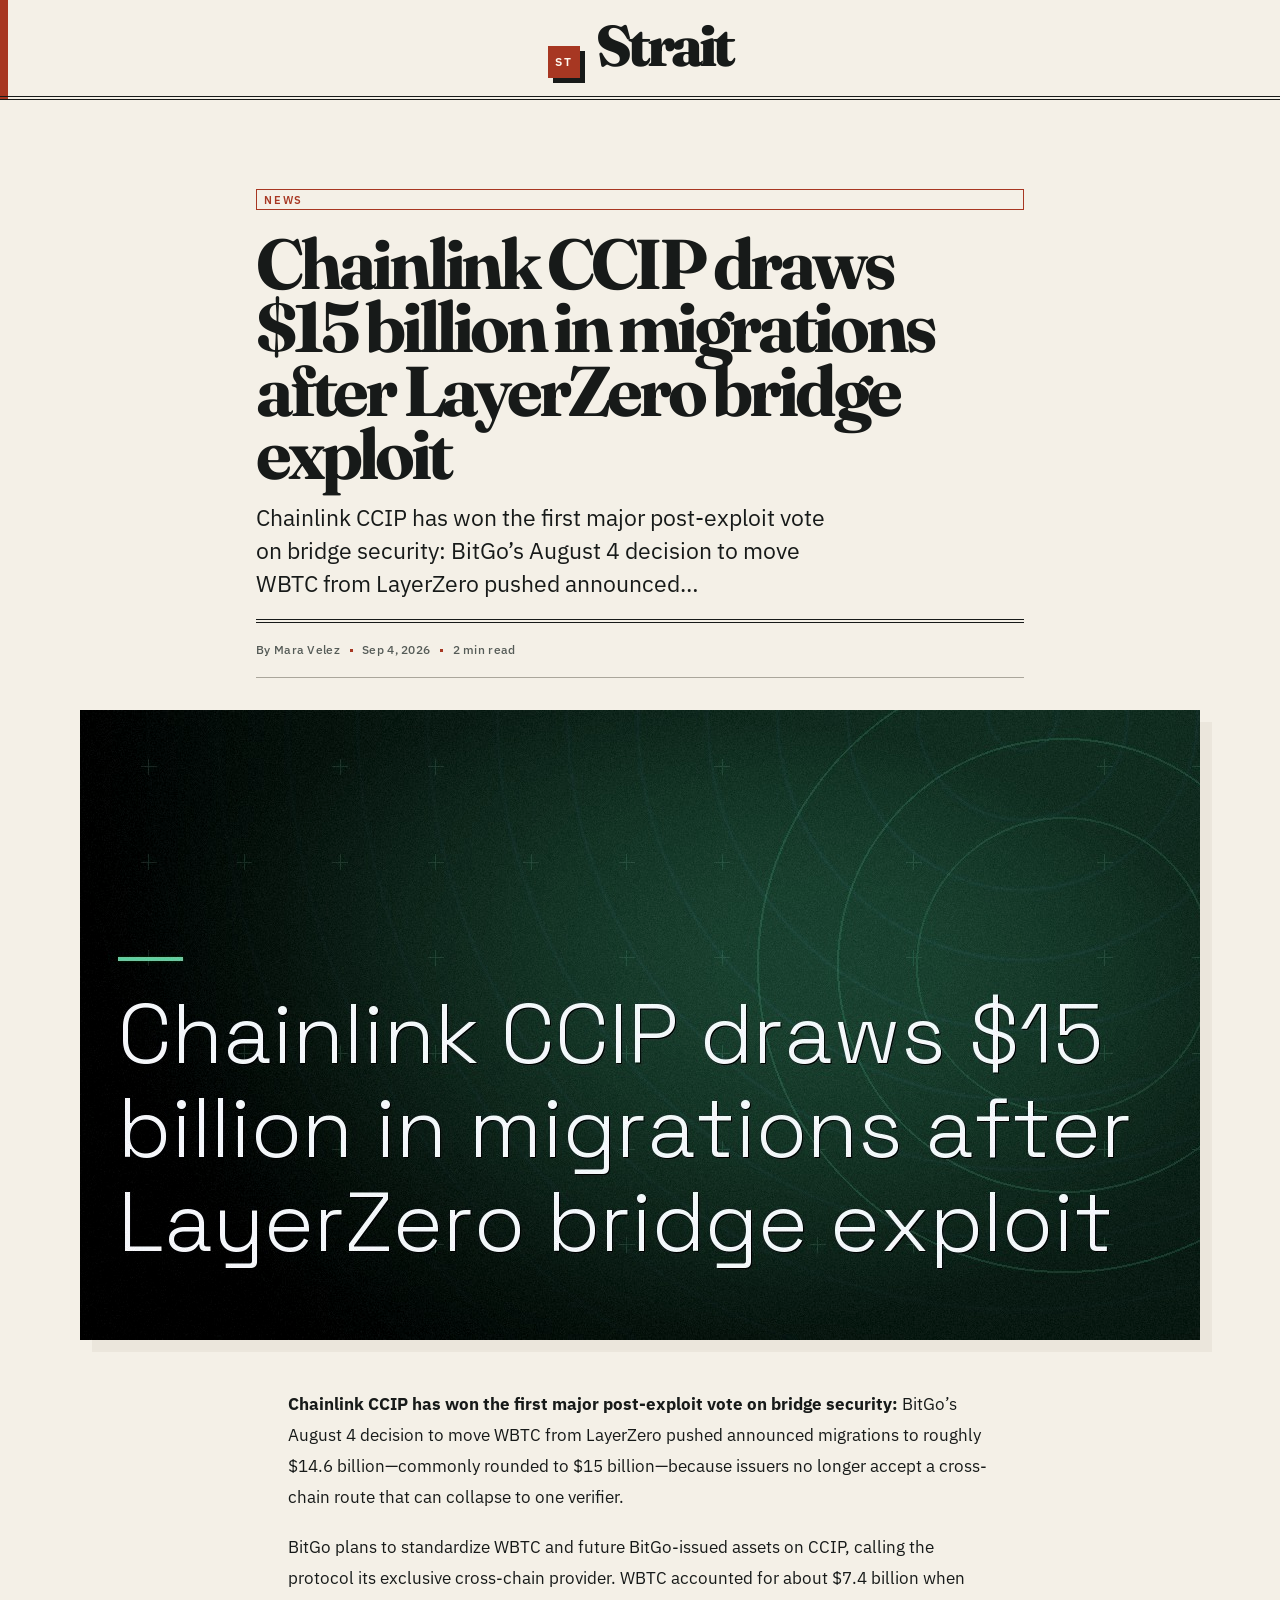
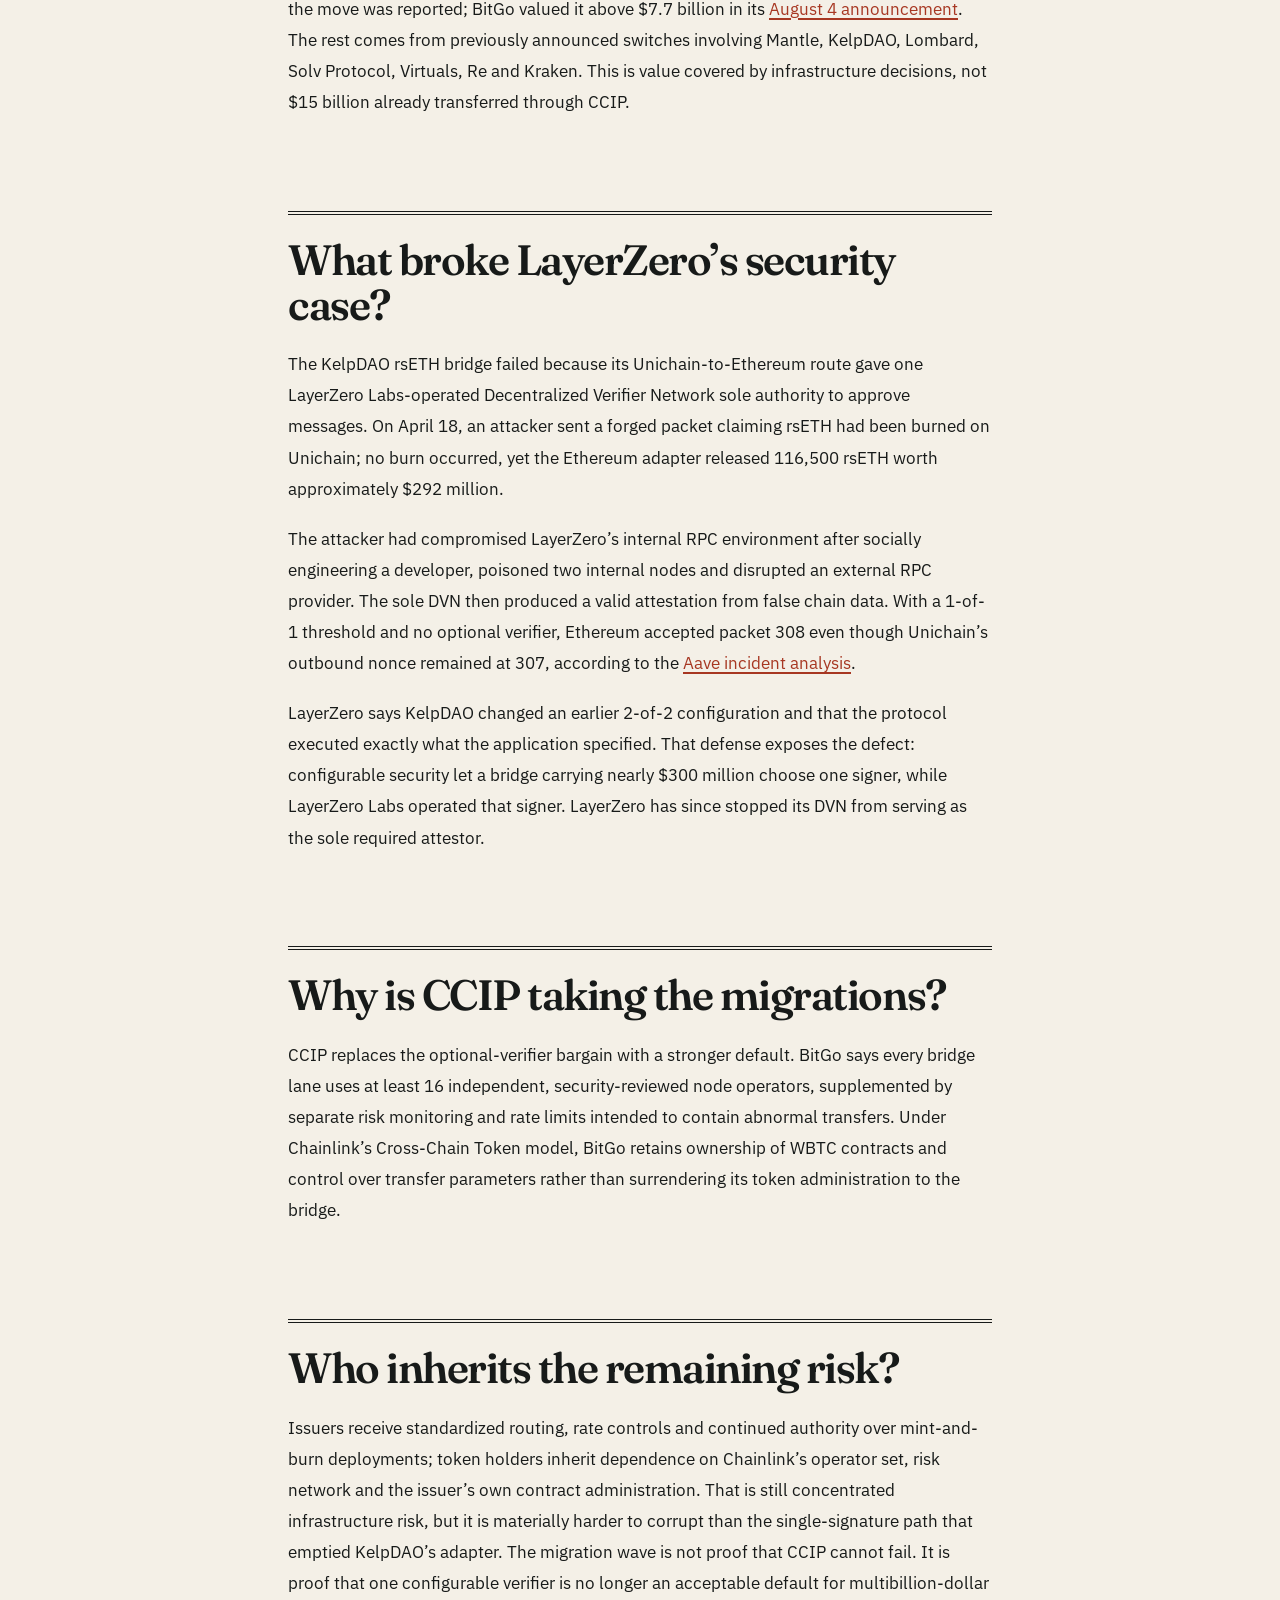
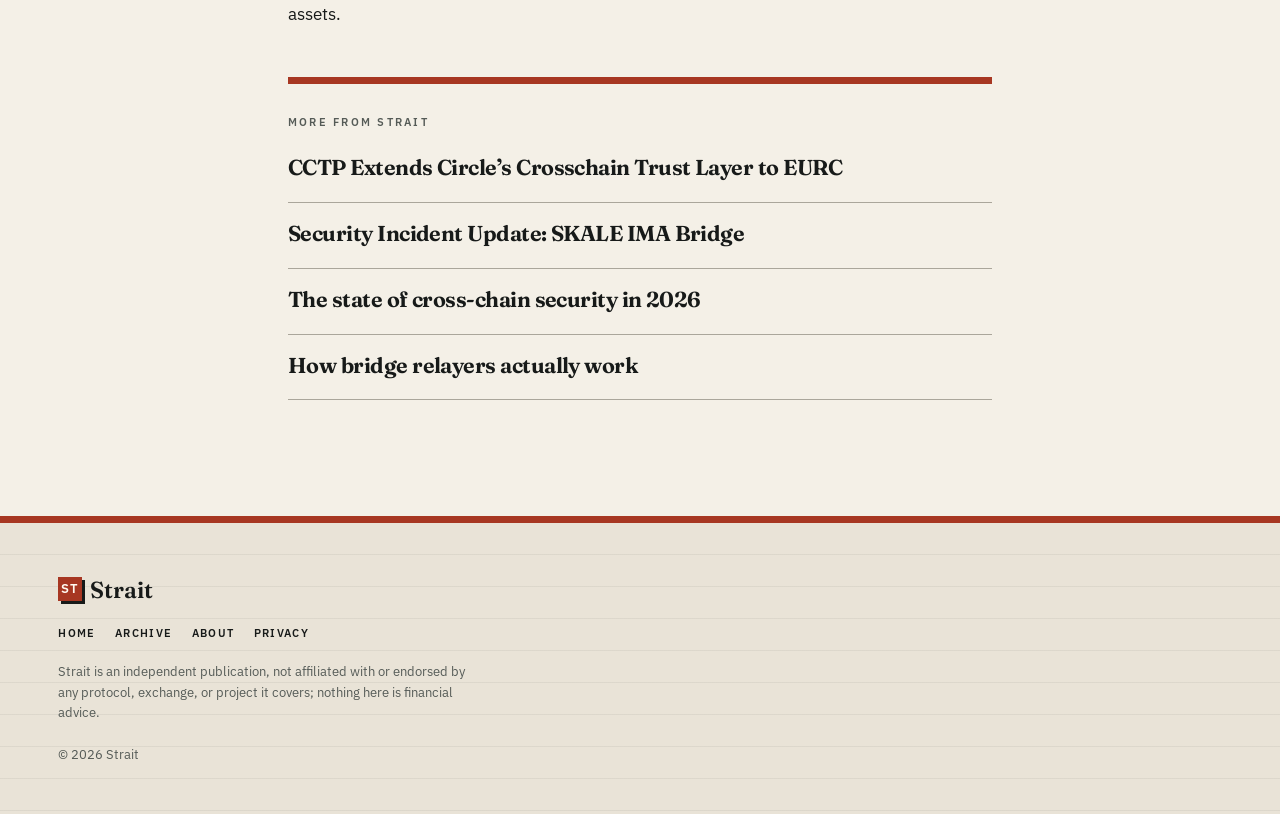
<file: chainlink-ccip-draws-15-billion-in-migrations-after-layerzero-bridge-e/index.html>
<!doctype html>
<html lang="en" data-mode="light" data-preset="ledger" data-header="inline" data-divider="double">
<head>
<meta charset="utf-8">
<meta name="viewport" content="width=device-width, initial-scale=1">
<title>Chainlink CCIP draws $15 billion in migrations after LayerZero bridge exploit — Strait</title>
<meta name="description" content="Chainlink CCIP has won the first major post-exploit vote on bridge security: BitGo’s August 4 decision to move WBTC from LayerZero pushed announced…">
<link rel="canonical" href="https://cryptogurutalk.github.io/chainlink-ccip-draws-15-billion-in-migrations-after-layerzero-bridge-e/">
<meta name="robots" content="index,follow,max-image-preview:large">
<meta name="theme-color" content="#F4F0E7">
<meta name="generator" content="Strait"><meta property="og:type" content="article">
<meta property="og:site_name" content="Strait">
<meta property="og:title" content="Chainlink CCIP draws $15 billion in migrations after LayerZero bridge exploit — Strait">
<meta property="og:description" content="Chainlink CCIP has won the first major post-exploit vote on bridge security: BitGo’s August 4 decision to move WBTC from LayerZero pushed announced…">
<meta property="og:url" content="https://cryptogurutalk.github.io/chainlink-ccip-draws-15-billion-in-migrations-after-layerzero-bridge-e/">
<meta property="og:image" content="https://cryptogurutalk.github.io/assets/covers/chainlink-ccip-draws-15-billion-in-migrations-after-layerzero-bridge-e.jpg"><meta name="twitter:card" content="summary_large_image">
<meta property="article:published_time" content="2026-09-04T16:59:13">
<link rel="preconnect" href="https://fonts.googleapis.com">
<link rel="preconnect" href="https://fonts.gstatic.com" crossorigin>
<link rel="stylesheet" href="https://fonts.googleapis.com/css2?family=Fraunces:opsz,wght@9..144,600;9..144,700;9..144,800&amp;family=IBM+Plex+Sans:ital,wght@0,400;0,500;0,600;1,400&amp;display=swap">
<link rel="stylesheet" href="/assets/base.css">
<link rel="stylesheet" href="/assets/layout.css">
<link rel="stylesheet" href="/assets/theme.css">
<link rel="stylesheet" href="/assets/skin.css">
<link rel="icon" href="/assets/favicon.png" type="image/png">
<link rel="apple-touch-icon" href="/assets/apple-touch-icon.png">
<link rel="manifest" href="/manifest.json">
<link rel="alternate" type="application/rss+xml" title="Strait" href="/feed.xml"><script type="application/ld+json">
{
  "@context": "https://schema.org",
  "@graph": [
    {
      "@type": "Organization",
      "@id": "https://cryptogurutalk.github.io/#org",
      "name": "Strait",
      "url": "https://cryptogurutalk.github.io/"
    },
    {
      "@type": "WebSite",
      "@id": "https://cryptogurutalk.github.io/#website",
      "name": "Strait",
      "url": "https://cryptogurutalk.github.io/",
      "publisher": {
        "@id": "https://cryptogurutalk.github.io/#org"
      },
      "description": "Strait covers crypto bridges, cross-chain transfers, exploits, upgrades, and the people building safer ways to move value between networks today."
    },
    {
      "@type": "WebPage",
      "@id": "https://cryptogurutalk.github.io/chainlink-ccip-draws-15-billion-in-migrations-after-layerzero-bridge-e/#webpage",
      "url": "https://cryptogurutalk.github.io/chainlink-ccip-draws-15-billion-in-migrations-after-layerzero-bridge-e/",
      "name": "Chainlink CCIP draws $15 billion in migrations after LayerZero bridge exploit — Strait",
      "isPartOf": {
        "@id": "https://cryptogurutalk.github.io/#website"
      }
    },
    {
      "@type": "BlogPosting",
      "@id": "https://cryptogurutalk.github.io/chainlink-ccip-draws-15-billion-in-migrations-after-layerzero-bridge-e/#article",
      "headline": "Chainlink CCIP draws $15 billion in migrations after LayerZero bridge exploit",
      "description": "Chainlink CCIP has won the first major post-exploit vote on bridge security: BitGo’s August 4 decision to move WBTC from LayerZero pushed announced…",
      "datePublished": "2026-09-04T16:59:13",
      "dateModified": "2026-09-04T16:59:13",
      "url": "https://cryptogurutalk.github.io/chainlink-ccip-draws-15-billion-in-migrations-after-layerzero-bridge-e/",
      "mainEntityOfPage": {
        "@id": "https://cryptogurutalk.github.io/chainlink-ccip-draws-15-billion-in-migrations-after-layerzero-bridge-e/#webpage"
      },
      "author": {
        "@type": "Person",
        "name": "Mara Velez"
      },
      "publisher": {
        "@id": "https://cryptogurutalk.github.io/#org"
      },
      "image": "https://cryptogurutalk.github.io/assets/covers/chainlink-ccip-draws-15-billion-in-migrations-after-layerzero-bridge-e.jpg"
    },
    {
      "@type": "BreadcrumbList",
      "itemListElement": [
        {
          "@type": "ListItem",
          "position": 1,
          "name": "Home",
          "item": "https://cryptogurutalk.github.io/"
        },
        {
          "@type": "ListItem",
          "position": 2,
          "name": "Chainlink CCIP draws $15 billion in migrations after LayerZero bridge exploit",
          "item": "https://cryptogurutalk.github.io/chainlink-ccip-draws-15-billion-in-migrations-after-layerzero-bridge-e/"
        }
      ]
    }
  ]
}
</script>
</head>
<body>
<a class="skip" href="#main">Skip to content</a>
<header class="site-head">
  <div class="wrap head-inner">
    <a class="brand" href="/" aria-label="Strait — home">
      <span class="brand-mark" aria-hidden="true">ST</span>
      <span class="brand-name">Strait</span>
    </a>
  </div>
</header>

<main id="main">
<article class="article">
  <div class="wrap">
    <header class="article-head">
      <span class="kicker">News</span>
      <h1>Chainlink CCIP draws $15 billion in migrations after LayerZero bridge exploit</h1>
<p class="dek">Chainlink CCIP has won the first major post-exploit vote on bridge security: BitGo’s August 4 decision to move WBTC from LayerZero pushed announced…</p>      <p class="meta">
        <span>By Mara Velez</span><span class="dot"></span>
        <time datetime="2026-09-04T16:59:13">Sep 4, 2026</time><span class="dot"></span>
        2 min read
      </p>
    </header>
  </div>

<div class="wrap"><img class="article-cover" src="/assets/covers/chainlink-ccip-draws-15-billion-in-migrations-after-layerzero-bridge-e.jpg" alt="Chainlink CCIP draws $15 billion in migrations after LayerZero bridge exploit" width="1024" height="576"></div>
  <div class="wrap">
    <div class="article-body prose">
      <p><strong>Chainlink CCIP has won the first major post-exploit vote on bridge security:</strong> BitGo’s August 4 decision to move WBTC from LayerZero pushed announced migrations to roughly $14.6 billion—commonly rounded to $15 billion—because issuers no longer accept a cross-chain route that can collapse to one verifier.</p>

<p>BitGo plans to standardize WBTC and future BitGo-issued assets on CCIP, calling the protocol its exclusive cross-chain provider. WBTC accounted for about $7.4 billion when the move was reported; BitGo valued it above $7.7 billion in its <a href="https://www.bitgo.uk/resources/blog/bitgo-selects-chainlink-ccip-for-wbtc/" rel="nofollow noopener">August 4 announcement</a>. The rest comes from previously announced switches involving Mantle, KelpDAO, Lombard, Solv Protocol, Virtuals, Re and Kraken. This is value covered by infrastructure decisions, not $15 billion already transferred through CCIP.</p>

<h2>What broke LayerZero’s security case?</h2>

<p>The KelpDAO rsETH bridge failed because its Unichain-to-Ethereum route gave one LayerZero Labs-operated Decentralized Verifier Network sole authority to approve messages. On April 18, an attacker sent a forged packet claiming rsETH had been burned on Unichain; no burn occurred, yet the Ethereum adapter released 116,500 rsETH worth approximately $292 million.</p>

<p>The attacker had compromised LayerZero’s internal RPC environment after socially engineering a developer, poisoned two internal nodes and disrupted an external RPC provider. The sole DVN then produced a valid attestation from false chain data. With a 1-of-1 threshold and no optional verifier, Ethereum accepted packet 308 even though Unichain’s outbound nonce remained at 307, according to the <a href="https://governance.aave.com/t/rseth-incident-report-april-20-2026/24580" rel="nofollow noopener">Aave incident analysis</a>.</p>

<p>LayerZero says KelpDAO changed an earlier 2-of-2 configuration and that the protocol executed exactly what the application specified. That defense exposes the defect: configurable security let a bridge carrying nearly $300 million choose one signer, while LayerZero Labs operated that signer. LayerZero has since stopped its DVN from serving as the sole required attestor.</p>

<h2>Why is CCIP taking the migrations?</h2>

<p>CCIP replaces the optional-verifier bargain with a stronger default. BitGo says every bridge lane uses at least 16 independent, security-reviewed node operators, supplemented by separate risk monitoring and rate limits intended to contain abnormal transfers. Under Chainlink’s Cross-Chain Token model, BitGo retains ownership of WBTC contracts and control over transfer parameters rather than surrendering its token administration to the bridge.</p>

<h2>Who inherits the remaining risk?</h2>

<p>Issuers receive standardized routing, rate controls and continued authority over mint-and-burn deployments; token holders inherit dependence on Chainlink’s operator set, risk network and the issuer’s own contract administration. That is still concentrated infrastructure risk, but it is materially harder to corrupt than the single-signature path that emptied KelpDAO’s adapter. The migration wave is not proof that CCIP cannot fail. It is proof that one configurable verifier is no longer an acceptable default for multibillion-dollar assets.</p>
    </div>

    <section class="related" aria-label="More coverage">
      <h2>More from Strait</h2>
      <div class="related-list">
        <div class="related-item"><a href="/cctp-extends-circles-crosschain-trust-layer-to-eurc/">CCTP Extends Circle’s Crosschain Trust Layer to EURC</a></div>
        <div class="related-item"><a href="/security-incident-update-skale-ima-bridge/">Security Incident Update: SKALE IMA Bridge</a></div>
        <div class="related-item"><a href="/the-state-of-cross-chain-security-in-2026/">The state of cross-chain security in 2026</a></div>
        <div class="related-item"><a href="/how-bridge-relayers-actually-work/">How bridge relayers actually work</a></div>
      </div>
    </section>
  </div>
</article>
</main>

<footer class="site-foot">
  <div class="wrap foot-inner">
    <div class="foot-brand"><span class="brand-mark small" aria-hidden="true">ST</span> Strait</div>
    <nav class="foot-nav" aria-label="Sections">
      <a href="/">Home</a>
      <a href="/archive/">Archive</a>
      <a href="/about/">About</a>
      <a href="/privacy/">Privacy</a>
    </nav>
    <p class="foot-note">Strait is an independent publication, not affiliated with or endorsed by any protocol, exchange, or project it covers; nothing here is financial advice.</p>
    <p class="foot-meta">© 2026 Strait</p>
  </div>
</footer>
</body>
</html>
</file>
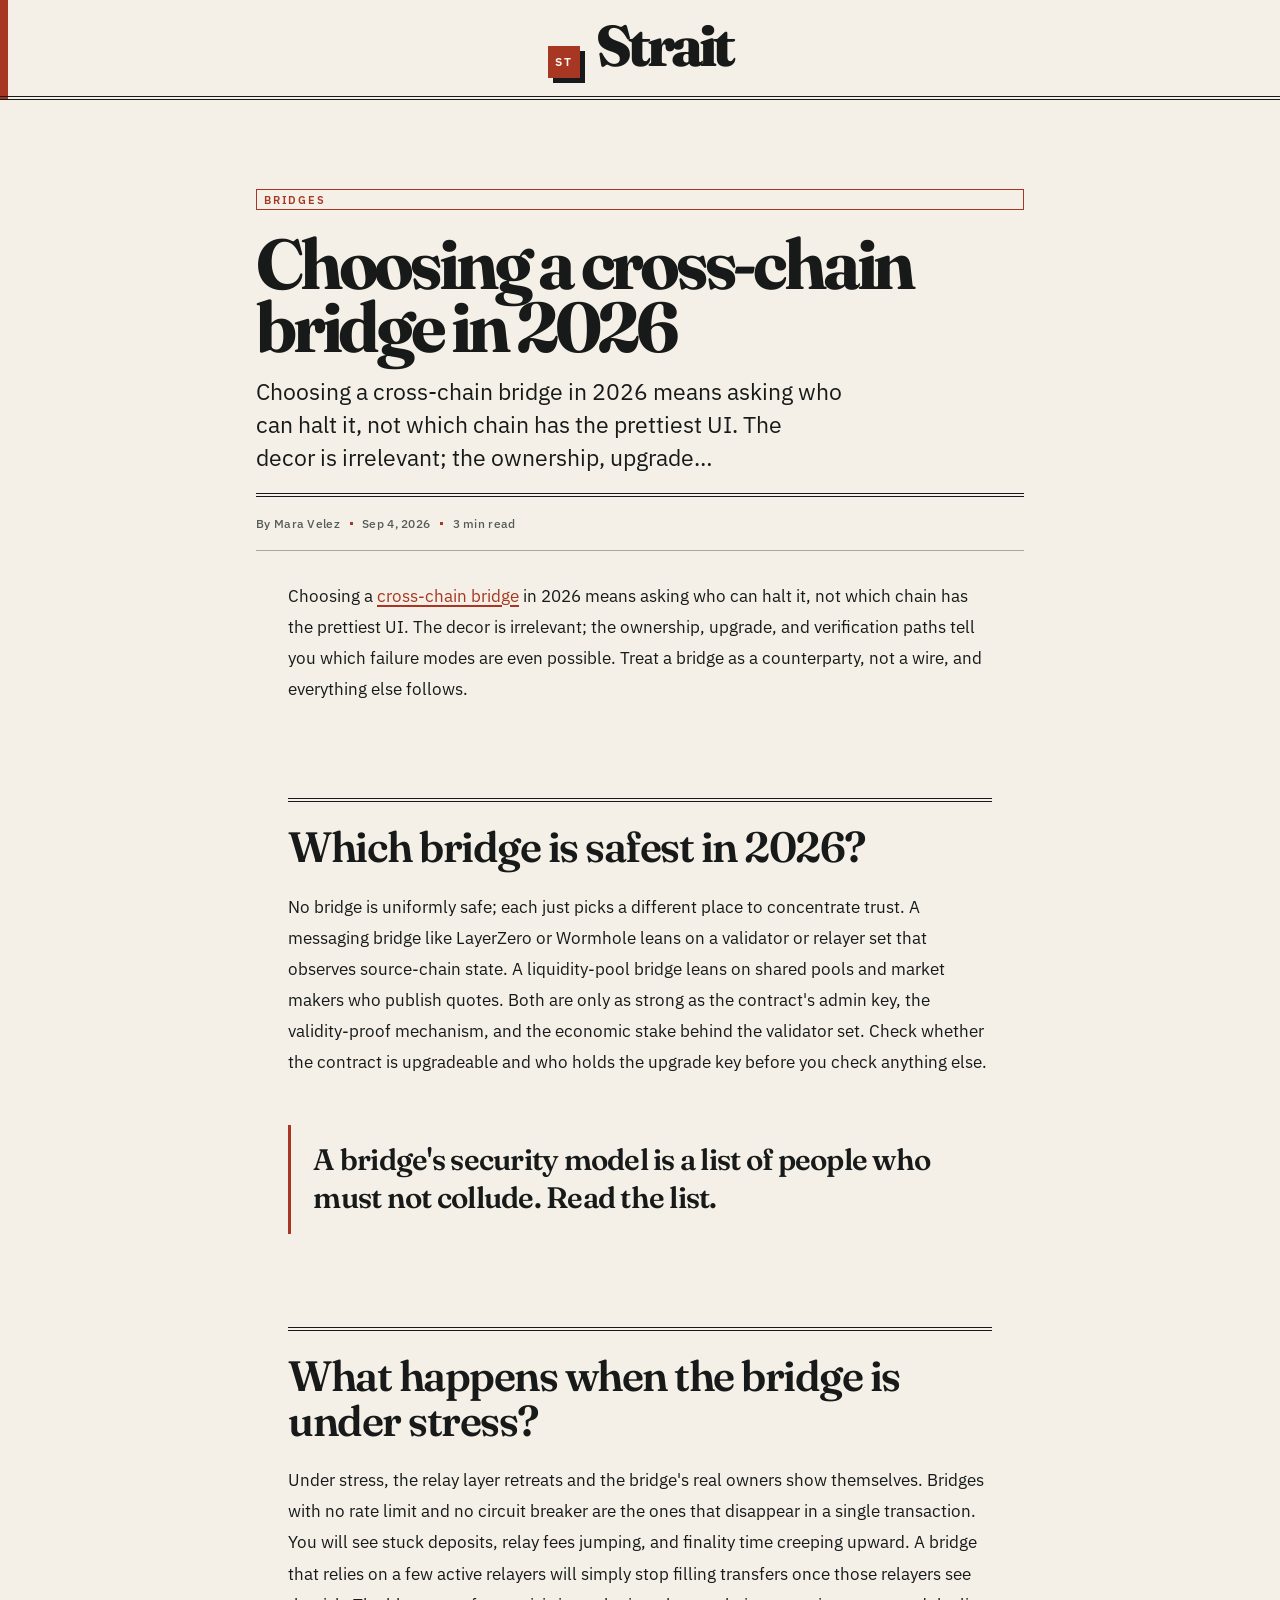
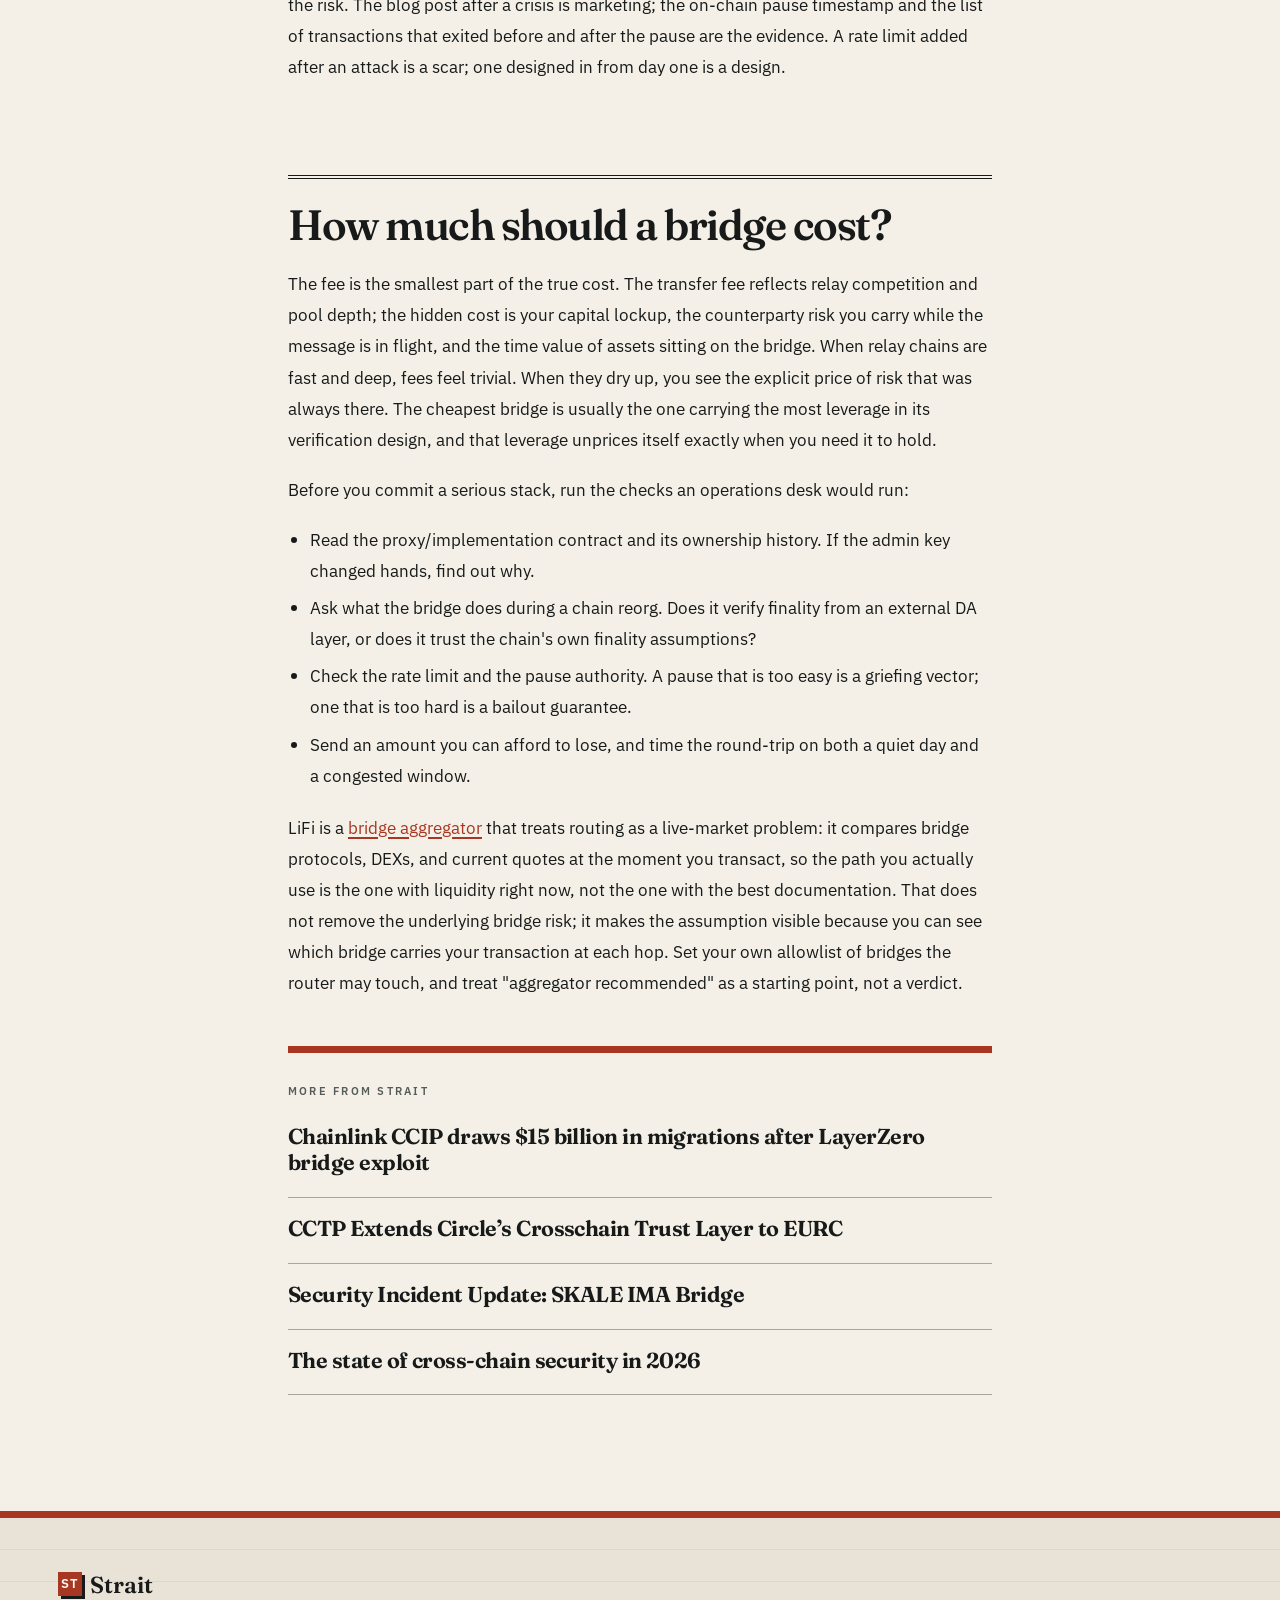
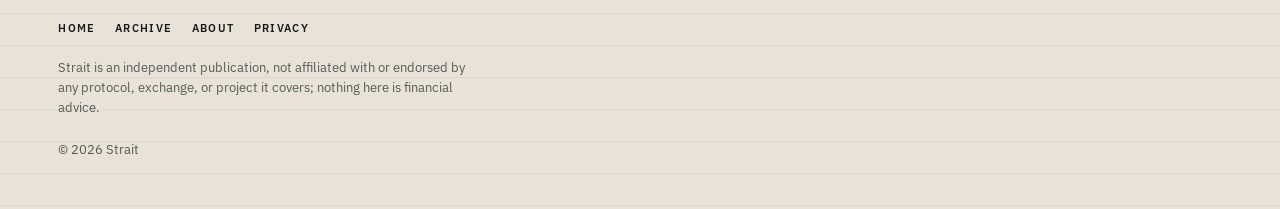
<file: choosing-a-cross-chain-bridge-in-2026/index.html>
<!doctype html>
<html lang="en" data-mode="light" data-preset="ledger" data-header="inline" data-divider="double">
<head>
<meta charset="utf-8">
<meta name="viewport" content="width=device-width, initial-scale=1">
<title>Choosing a cross-chain bridge in 2026 — Strait</title>
<meta name="description" content="Choosing a cross-chain bridge in 2026 means asking who can halt it, not which chain has the prettiest UI. The decor is irrelevant; the ownership, upgrade…">
<link rel="canonical" href="https://cryptogurutalk.github.io/choosing-a-cross-chain-bridge-in-2026/">
<meta name="robots" content="index,follow,max-image-preview:large">
<meta name="theme-color" content="#F4F0E7">
<meta name="generator" content="Strait"><meta property="og:type" content="article">
<meta property="og:site_name" content="Strait">
<meta property="og:title" content="Choosing a cross-chain bridge in 2026 — Strait">
<meta property="og:description" content="Choosing a cross-chain bridge in 2026 means asking who can halt it, not which chain has the prettiest UI. The decor is irrelevant; the ownership, upgrade…">
<meta property="og:url" content="https://cryptogurutalk.github.io/choosing-a-cross-chain-bridge-in-2026/">
<meta name="twitter:card" content="summary">
<meta property="article:published_time" content="2026-09-04T14:22:04">
<link rel="preconnect" href="https://fonts.googleapis.com">
<link rel="preconnect" href="https://fonts.gstatic.com" crossorigin>
<link rel="stylesheet" href="https://fonts.googleapis.com/css2?family=Fraunces:opsz,wght@9..144,600;9..144,700;9..144,800&amp;family=IBM+Plex+Sans:ital,wght@0,400;0,500;0,600;1,400&amp;display=swap">
<link rel="stylesheet" href="/assets/base.css">
<link rel="stylesheet" href="/assets/layout.css">
<link rel="stylesheet" href="/assets/theme.css">
<link rel="stylesheet" href="/assets/skin.css">
<link rel="icon" href="/assets/favicon.png" type="image/png">
<link rel="apple-touch-icon" href="/assets/apple-touch-icon.png">
<link rel="manifest" href="/manifest.json">
<link rel="alternate" type="application/rss+xml" title="Strait" href="/feed.xml"><script type="application/ld+json">
{
  "@context": "https://schema.org",
  "@graph": [
    {
      "@type": "Organization",
      "@id": "https://cryptogurutalk.github.io/#org",
      "name": "Strait",
      "url": "https://cryptogurutalk.github.io/"
    },
    {
      "@type": "WebSite",
      "@id": "https://cryptogurutalk.github.io/#website",
      "name": "Strait",
      "url": "https://cryptogurutalk.github.io/",
      "publisher": {
        "@id": "https://cryptogurutalk.github.io/#org"
      },
      "description": "Strait covers crypto bridges, cross-chain transfers, exploits, upgrades, and the people building safer ways to move value between networks today."
    },
    {
      "@type": "WebPage",
      "@id": "https://cryptogurutalk.github.io/choosing-a-cross-chain-bridge-in-2026/#webpage",
      "url": "https://cryptogurutalk.github.io/choosing-a-cross-chain-bridge-in-2026/",
      "name": "Choosing a cross-chain bridge in 2026 — Strait",
      "isPartOf": {
        "@id": "https://cryptogurutalk.github.io/#website"
      }
    },
    {
      "@type": "BlogPosting",
      "@id": "https://cryptogurutalk.github.io/choosing-a-cross-chain-bridge-in-2026/#article",
      "headline": "Choosing a cross-chain bridge in 2026",
      "description": "Choosing a cross-chain bridge in 2026 means asking who can halt it, not which chain has the prettiest UI. The decor is irrelevant; the ownership, upgrade…",
      "datePublished": "2026-09-04T14:22:04",
      "dateModified": "2026-09-04T14:22:04",
      "url": "https://cryptogurutalk.github.io/choosing-a-cross-chain-bridge-in-2026/",
      "mainEntityOfPage": {
        "@id": "https://cryptogurutalk.github.io/choosing-a-cross-chain-bridge-in-2026/#webpage"
      },
      "author": {
        "@type": "Person",
        "name": "Mara Velez"
      },
      "publisher": {
        "@id": "https://cryptogurutalk.github.io/#org"
      }
    },
    {
      "@type": "BreadcrumbList",
      "itemListElement": [
        {
          "@type": "ListItem",
          "position": 1,
          "name": "Home",
          "item": "https://cryptogurutalk.github.io/"
        },
        {
          "@type": "ListItem",
          "position": 2,
          "name": "Choosing a cross-chain bridge in 2026",
          "item": "https://cryptogurutalk.github.io/choosing-a-cross-chain-bridge-in-2026/"
        }
      ]
    }
  ]
}
</script>
</head>
<body>
<a class="skip" href="#main">Skip to content</a>
<header class="site-head">
  <div class="wrap head-inner">
    <a class="brand" href="/" aria-label="Strait — home">
      <span class="brand-mark" aria-hidden="true">ST</span>
      <span class="brand-name">Strait</span>
    </a>
  </div>
</header>

<main id="main">
<article class="article">
  <div class="wrap">
    <header class="article-head">
      <span class="kicker">Bridges</span>
      <h1>Choosing a cross-chain bridge in 2026</h1>
<p class="dek">Choosing a cross-chain bridge in 2026 means asking who can halt it, not which chain has the prettiest UI. The decor is irrelevant; the ownership, upgrade…</p>      <p class="meta">
        <span>By Mara Velez</span><span class="dot"></span>
        <time datetime="2026-09-04T14:22:04">Sep 4, 2026</time><span class="dot"></span>
        3 min read
      </p>
    </header>
  </div>


  <div class="wrap">
    <div class="article-body prose">
      <p>Choosing a <a href="https://lifibridge.app/" rel="noopener">cross-chain bridge</a> in 2026 means asking who can halt it, not which chain has the prettiest UI. The decor is irrelevant; the ownership, upgrade, and verification paths tell you which failure modes are even possible. Treat a bridge as a counterparty, not a wire, and everything else follows.</p>

<h2>Which bridge is safest in 2026?</h2>
<p>No bridge is uniformly safe; each just picks a different place to concentrate trust. A messaging bridge like LayerZero or Wormhole leans on a validator or relayer set that observes source-chain state. A liquidity-pool bridge leans on shared pools and market makers who publish quotes. Both are only as strong as the contract's admin key, the validity-proof mechanism, and the economic stake behind the validator set. Check whether the contract is upgradeable and who holds the upgrade key before you check anything else.</p>

<blockquote>A bridge's security model is a list of people who must not collude. Read the list.</blockquote>

<h2>What happens when the bridge is under stress?</h2>
<p>Under stress, the relay layer retreats and the bridge's real owners show themselves. Bridges with no rate limit and no circuit breaker are the ones that disappear in a single transaction. You will see stuck deposits, relay fees jumping, and finality time creeping upward. A bridge that relies on a few active relayers will simply stop filling transfers once those relayers see the risk. The blog post after a crisis is marketing; the on-chain pause timestamp and the list of transactions that exited before and after the pause are the evidence. A rate limit added after an attack is a scar; one designed in from day one is a design.</p>

<h2>How much should a bridge cost?</h2>
<p>The fee is the smallest part of the true cost. The transfer fee reflects relay competition and pool depth; the hidden cost is your capital lockup, the counterparty risk you carry while the message is in flight, and the time value of assets sitting on the bridge. When relay chains are fast and deep, fees feel trivial. When they dry up, you see the explicit price of risk that was always there. The cheapest bridge is usually the one carrying the most leverage in its verification design, and that leverage unprices itself exactly when you need it to hold.</p>

<p>Before you commit a serious stack, run the checks an operations desk would run:</p>

<ul>
<li>Read the proxy/implementation contract and its ownership history. If the admin key changed hands, find out why.</li>
<li>Ask what the bridge does during a chain reorg. Does it verify finality from an external DA layer, or does it trust the chain's own finality assumptions?</li>
<li>Check the rate limit and the pause authority. A pause that is too easy is a griefing vector; one that is too hard is a bailout guarantee.</li>
<li>Send an amount you can afford to lose, and time the round-trip on both a quiet day and a congested window.</li>
</ul>

<p>LiFi is a <a href="https://lifibridge.app/" rel="noopener">bridge aggregator</a> that treats routing as a live-market problem: it compares bridge protocols, DEXs, and current quotes at the moment you transact, so the path you actually use is the one with liquidity right now, not the one with the best documentation. That does not remove the underlying bridge risk; it makes the assumption visible because you can see which bridge carries your transaction at each hop. Set your own allowlist of bridges the router may touch, and treat "aggregator recommended" as a starting point, not a verdict.</p>
    </div>

    <section class="related" aria-label="More coverage">
      <h2>More from Strait</h2>
      <div class="related-list">
        <div class="related-item"><a href="/chainlink-ccip-draws-15-billion-in-migrations-after-layerzero-bridge-e/">Chainlink CCIP draws $15 billion in migrations after LayerZero bridge exploit</a></div>
        <div class="related-item"><a href="/cctp-extends-circles-crosschain-trust-layer-to-eurc/">CCTP Extends Circle’s Crosschain Trust Layer to EURC</a></div>
        <div class="related-item"><a href="/security-incident-update-skale-ima-bridge/">Security Incident Update: SKALE IMA Bridge</a></div>
        <div class="related-item"><a href="/the-state-of-cross-chain-security-in-2026/">The state of cross-chain security in 2026</a></div>
      </div>
    </section>
  </div>
</article>
</main>

<footer class="site-foot">
  <div class="wrap foot-inner">
    <div class="foot-brand"><span class="brand-mark small" aria-hidden="true">ST</span> Strait</div>
    <nav class="foot-nav" aria-label="Sections">
      <a href="/">Home</a>
      <a href="/archive/">Archive</a>
      <a href="/about/">About</a>
      <a href="/privacy/">Privacy</a>
    </nav>
    <p class="foot-note">Strait is an independent publication, not affiliated with or endorsed by any protocol, exchange, or project it covers; nothing here is financial advice.</p>
    <p class="foot-meta">© 2026 Strait</p>
  </div>
</footer>
</body>
</html>
</file>
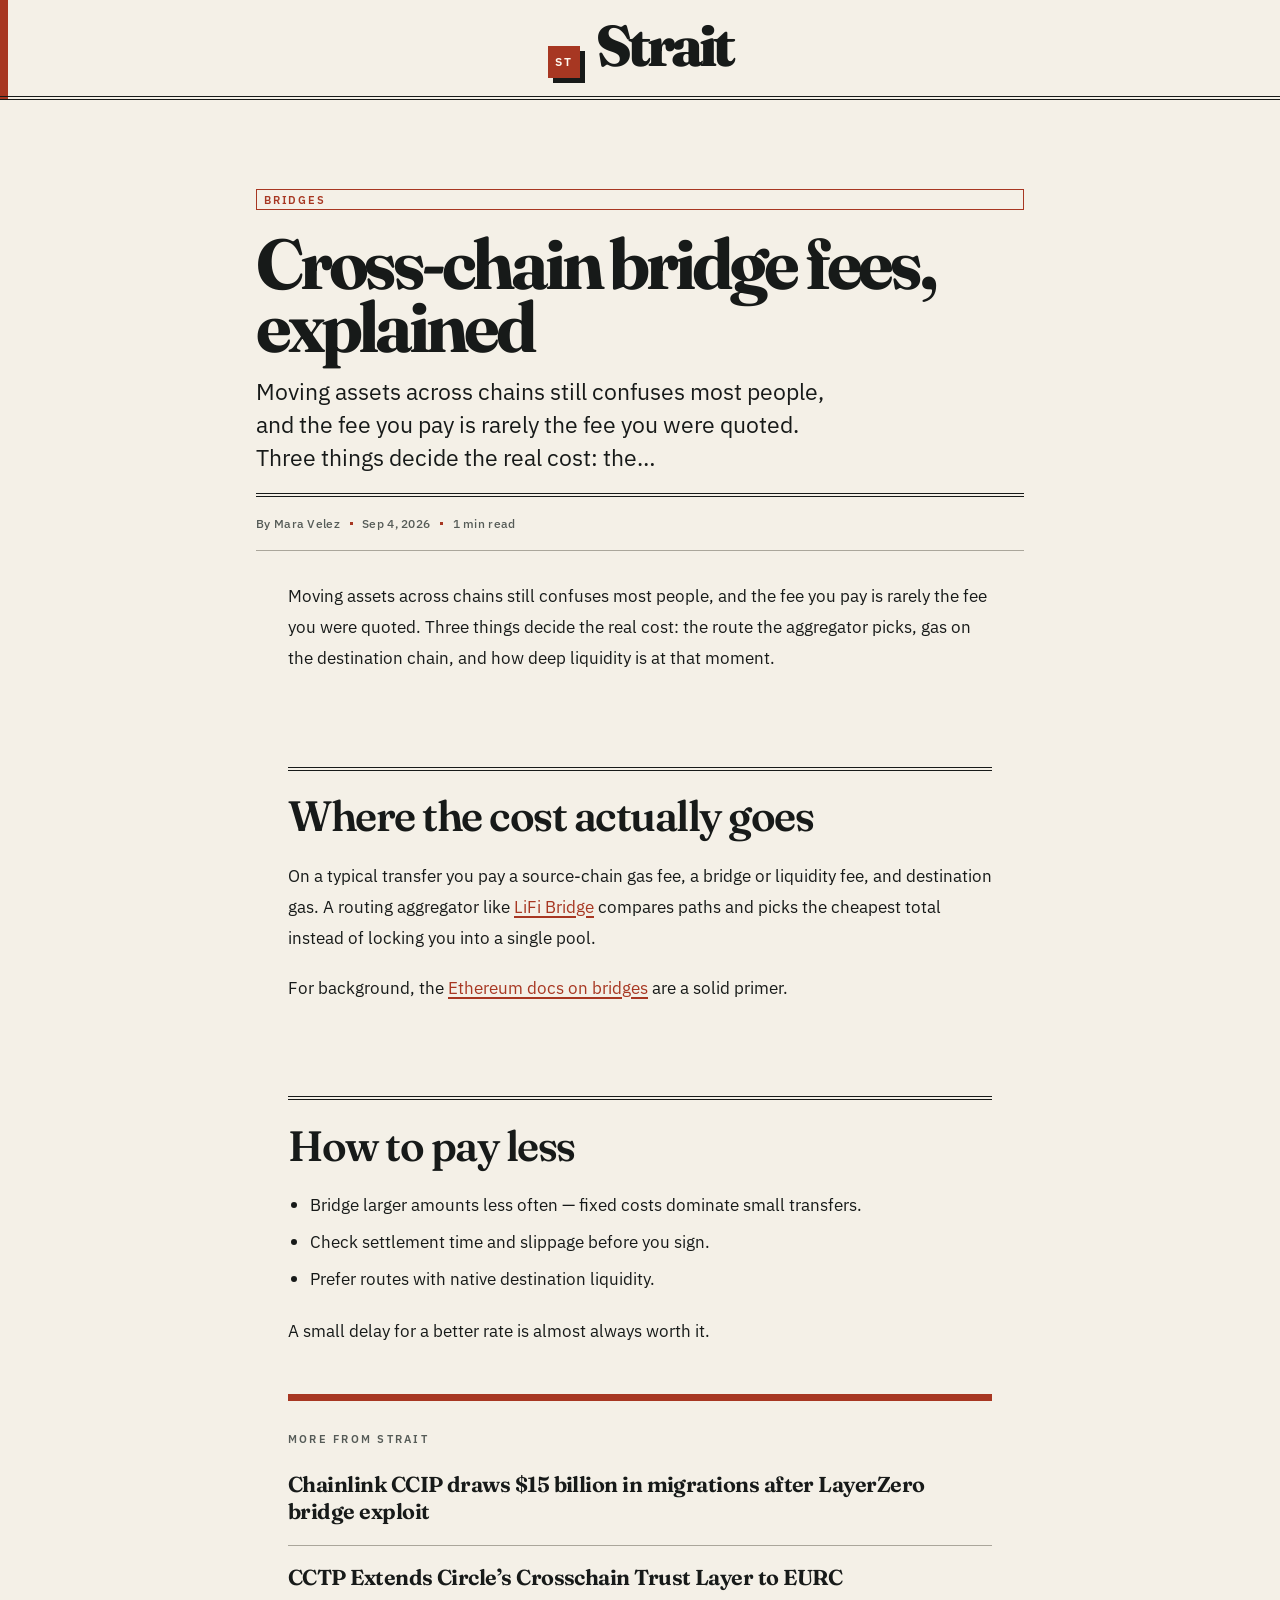
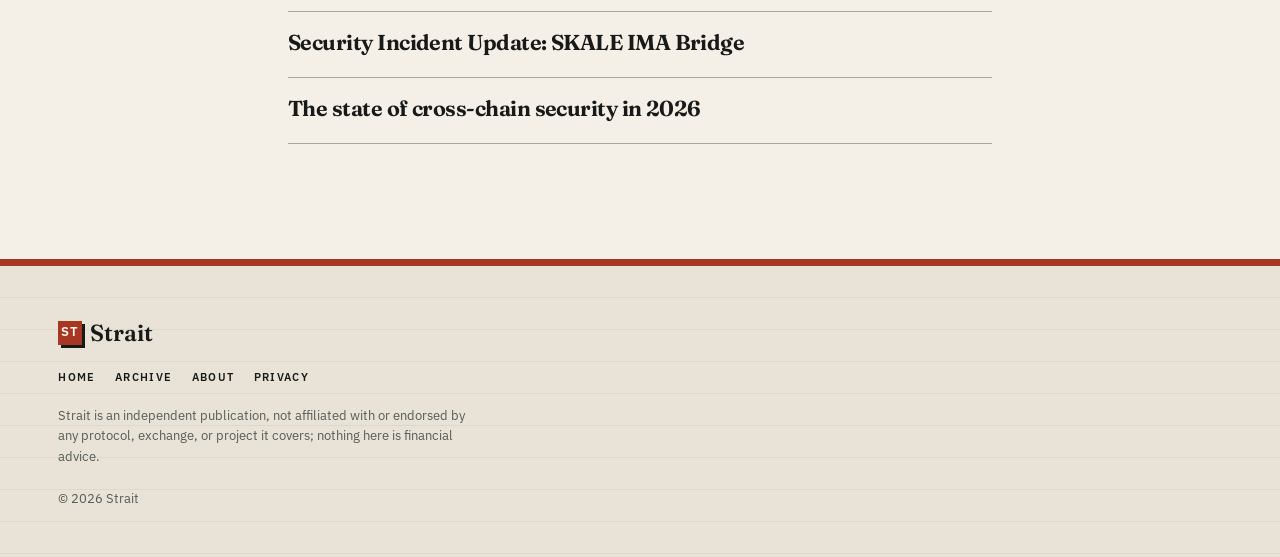
<file: cross-chain-bridge-fees-explained/index.html>
<!doctype html>
<html lang="en" data-mode="light" data-preset="ledger" data-header="inline" data-divider="double">
<head>
<meta charset="utf-8">
<meta name="viewport" content="width=device-width, initial-scale=1">
<title>Cross-chain bridge fees, explained — Strait</title>
<meta name="description" content="Moving assets across chains still confuses most people, and the fee you pay is rarely the fee you were quoted. Three things decide the real cost: the…">
<link rel="canonical" href="https://cryptogurutalk.github.io/cross-chain-bridge-fees-explained/">
<meta name="robots" content="index,follow,max-image-preview:large">
<meta name="theme-color" content="#F4F0E7">
<meta name="generator" content="Strait"><meta property="og:type" content="article">
<meta property="og:site_name" content="Strait">
<meta property="og:title" content="Cross-chain bridge fees, explained — Strait">
<meta property="og:description" content="Moving assets across chains still confuses most people, and the fee you pay is rarely the fee you were quoted. Three things decide the real cost: the…">
<meta property="og:url" content="https://cryptogurutalk.github.io/cross-chain-bridge-fees-explained/">
<meta name="twitter:card" content="summary">
<meta property="article:published_time" content="2026-09-04T13:00:32">
<link rel="preconnect" href="https://fonts.googleapis.com">
<link rel="preconnect" href="https://fonts.gstatic.com" crossorigin>
<link rel="stylesheet" href="https://fonts.googleapis.com/css2?family=Fraunces:opsz,wght@9..144,600;9..144,700;9..144,800&amp;family=IBM+Plex+Sans:ital,wght@0,400;0,500;0,600;1,400&amp;display=swap">
<link rel="stylesheet" href="/assets/base.css">
<link rel="stylesheet" href="/assets/layout.css">
<link rel="stylesheet" href="/assets/theme.css">
<link rel="stylesheet" href="/assets/skin.css">
<link rel="icon" href="/assets/favicon.png" type="image/png">
<link rel="apple-touch-icon" href="/assets/apple-touch-icon.png">
<link rel="manifest" href="/manifest.json">
<link rel="alternate" type="application/rss+xml" title="Strait" href="/feed.xml"><script type="application/ld+json">
{
  "@context": "https://schema.org",
  "@graph": [
    {
      "@type": "Organization",
      "@id": "https://cryptogurutalk.github.io/#org",
      "name": "Strait",
      "url": "https://cryptogurutalk.github.io/"
    },
    {
      "@type": "WebSite",
      "@id": "https://cryptogurutalk.github.io/#website",
      "name": "Strait",
      "url": "https://cryptogurutalk.github.io/",
      "publisher": {
        "@id": "https://cryptogurutalk.github.io/#org"
      },
      "description": "Strait covers crypto bridges, cross-chain transfers, exploits, upgrades, and the people building safer ways to move value between networks today."
    },
    {
      "@type": "WebPage",
      "@id": "https://cryptogurutalk.github.io/cross-chain-bridge-fees-explained/#webpage",
      "url": "https://cryptogurutalk.github.io/cross-chain-bridge-fees-explained/",
      "name": "Cross-chain bridge fees, explained — Strait",
      "isPartOf": {
        "@id": "https://cryptogurutalk.github.io/#website"
      }
    },
    {
      "@type": "BlogPosting",
      "@id": "https://cryptogurutalk.github.io/cross-chain-bridge-fees-explained/#article",
      "headline": "Cross-chain bridge fees, explained",
      "description": "Moving assets across chains still confuses most people, and the fee you pay is rarely the fee you were quoted. Three things decide the real cost: the…",
      "datePublished": "2026-09-04T13:00:32",
      "dateModified": "2026-09-04T13:00:32",
      "url": "https://cryptogurutalk.github.io/cross-chain-bridge-fees-explained/",
      "mainEntityOfPage": {
        "@id": "https://cryptogurutalk.github.io/cross-chain-bridge-fees-explained/#webpage"
      },
      "author": {
        "@type": "Person",
        "name": "Mara Velez"
      },
      "publisher": {
        "@id": "https://cryptogurutalk.github.io/#org"
      }
    },
    {
      "@type": "BreadcrumbList",
      "itemListElement": [
        {
          "@type": "ListItem",
          "position": 1,
          "name": "Home",
          "item": "https://cryptogurutalk.github.io/"
        },
        {
          "@type": "ListItem",
          "position": 2,
          "name": "Cross-chain bridge fees, explained",
          "item": "https://cryptogurutalk.github.io/cross-chain-bridge-fees-explained/"
        }
      ]
    }
  ]
}
</script>
</head>
<body>
<a class="skip" href="#main">Skip to content</a>
<header class="site-head">
  <div class="wrap head-inner">
    <a class="brand" href="/" aria-label="Strait — home">
      <span class="brand-mark" aria-hidden="true">ST</span>
      <span class="brand-name">Strait</span>
    </a>
  </div>
</header>

<main id="main">
<article class="article">
  <div class="wrap">
    <header class="article-head">
      <span class="kicker">Bridges</span>
      <h1>Cross-chain bridge fees, explained</h1>
<p class="dek">Moving assets across chains still confuses most people, and the fee you pay is rarely the fee you were quoted. Three things decide the real cost: the…</p>      <p class="meta">
        <span>By Mara Velez</span><span class="dot"></span>
        <time datetime="2026-09-04T13:00:32">Sep 4, 2026</time><span class="dot"></span>
        1 min read
      </p>
    </header>
  </div>


  <div class="wrap">
    <div class="article-body prose">
      <p>Moving assets across chains still confuses most people, and the fee you pay is rarely the fee you were quoted. Three things decide the real cost: the route the aggregator picks, gas on the destination chain, and how deep liquidity is at that moment.</p><h2>Where the cost actually goes</h2><p>On a typical transfer you pay a source-chain gas fee, a bridge or liquidity fee, and destination gas. A routing aggregator like <a href="https://lifibridge.app/" rel="noopener">LiFi Bridge</a> compares paths and picks the cheapest total instead of locking you into a single pool.</p><p>For background, the <a href="https://ethereum.org/en/bridges/" rel="nofollow noopener">Ethereum docs on bridges</a> are a solid primer.</p><h2>How to pay less</h2><ul><li>Bridge larger amounts less often — fixed costs dominate small transfers.</li><li>Check settlement time and slippage before you sign.</li><li>Prefer routes with native destination liquidity.</li></ul><p>A small delay for a better rate is almost always worth it.</p>
    </div>

    <section class="related" aria-label="More coverage">
      <h2>More from Strait</h2>
      <div class="related-list">
        <div class="related-item"><a href="/chainlink-ccip-draws-15-billion-in-migrations-after-layerzero-bridge-e/">Chainlink CCIP draws $15 billion in migrations after LayerZero bridge exploit</a></div>
        <div class="related-item"><a href="/cctp-extends-circles-crosschain-trust-layer-to-eurc/">CCTP Extends Circle’s Crosschain Trust Layer to EURC</a></div>
        <div class="related-item"><a href="/security-incident-update-skale-ima-bridge/">Security Incident Update: SKALE IMA Bridge</a></div>
        <div class="related-item"><a href="/the-state-of-cross-chain-security-in-2026/">The state of cross-chain security in 2026</a></div>
      </div>
    </section>
  </div>
</article>
</main>

<footer class="site-foot">
  <div class="wrap foot-inner">
    <div class="foot-brand"><span class="brand-mark small" aria-hidden="true">ST</span> Strait</div>
    <nav class="foot-nav" aria-label="Sections">
      <a href="/">Home</a>
      <a href="/archive/">Archive</a>
      <a href="/about/">About</a>
      <a href="/privacy/">Privacy</a>
    </nav>
    <p class="foot-note">Strait is an independent publication, not affiliated with or endorsed by any protocol, exchange, or project it covers; nothing here is financial advice.</p>
    <p class="foot-meta">© 2026 Strait</p>
  </div>
</footer>
</body>
</html>
</file>
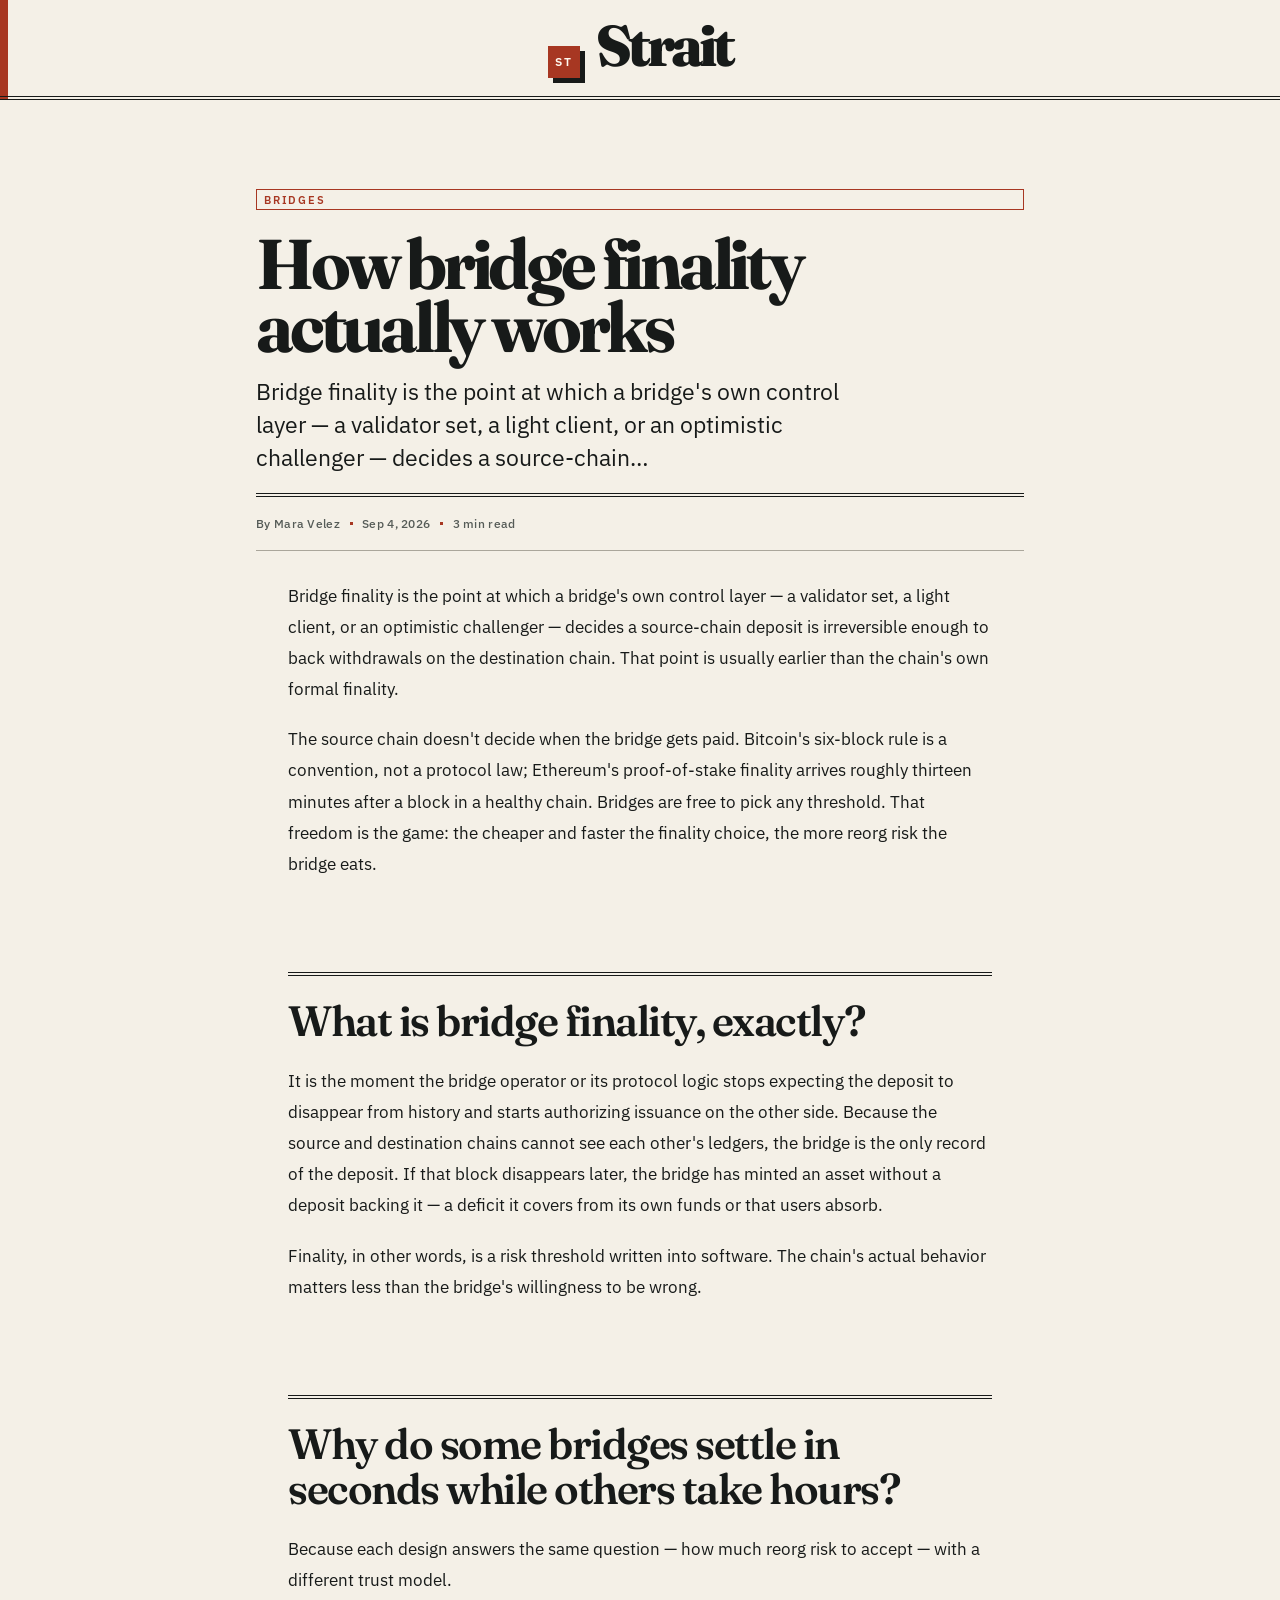
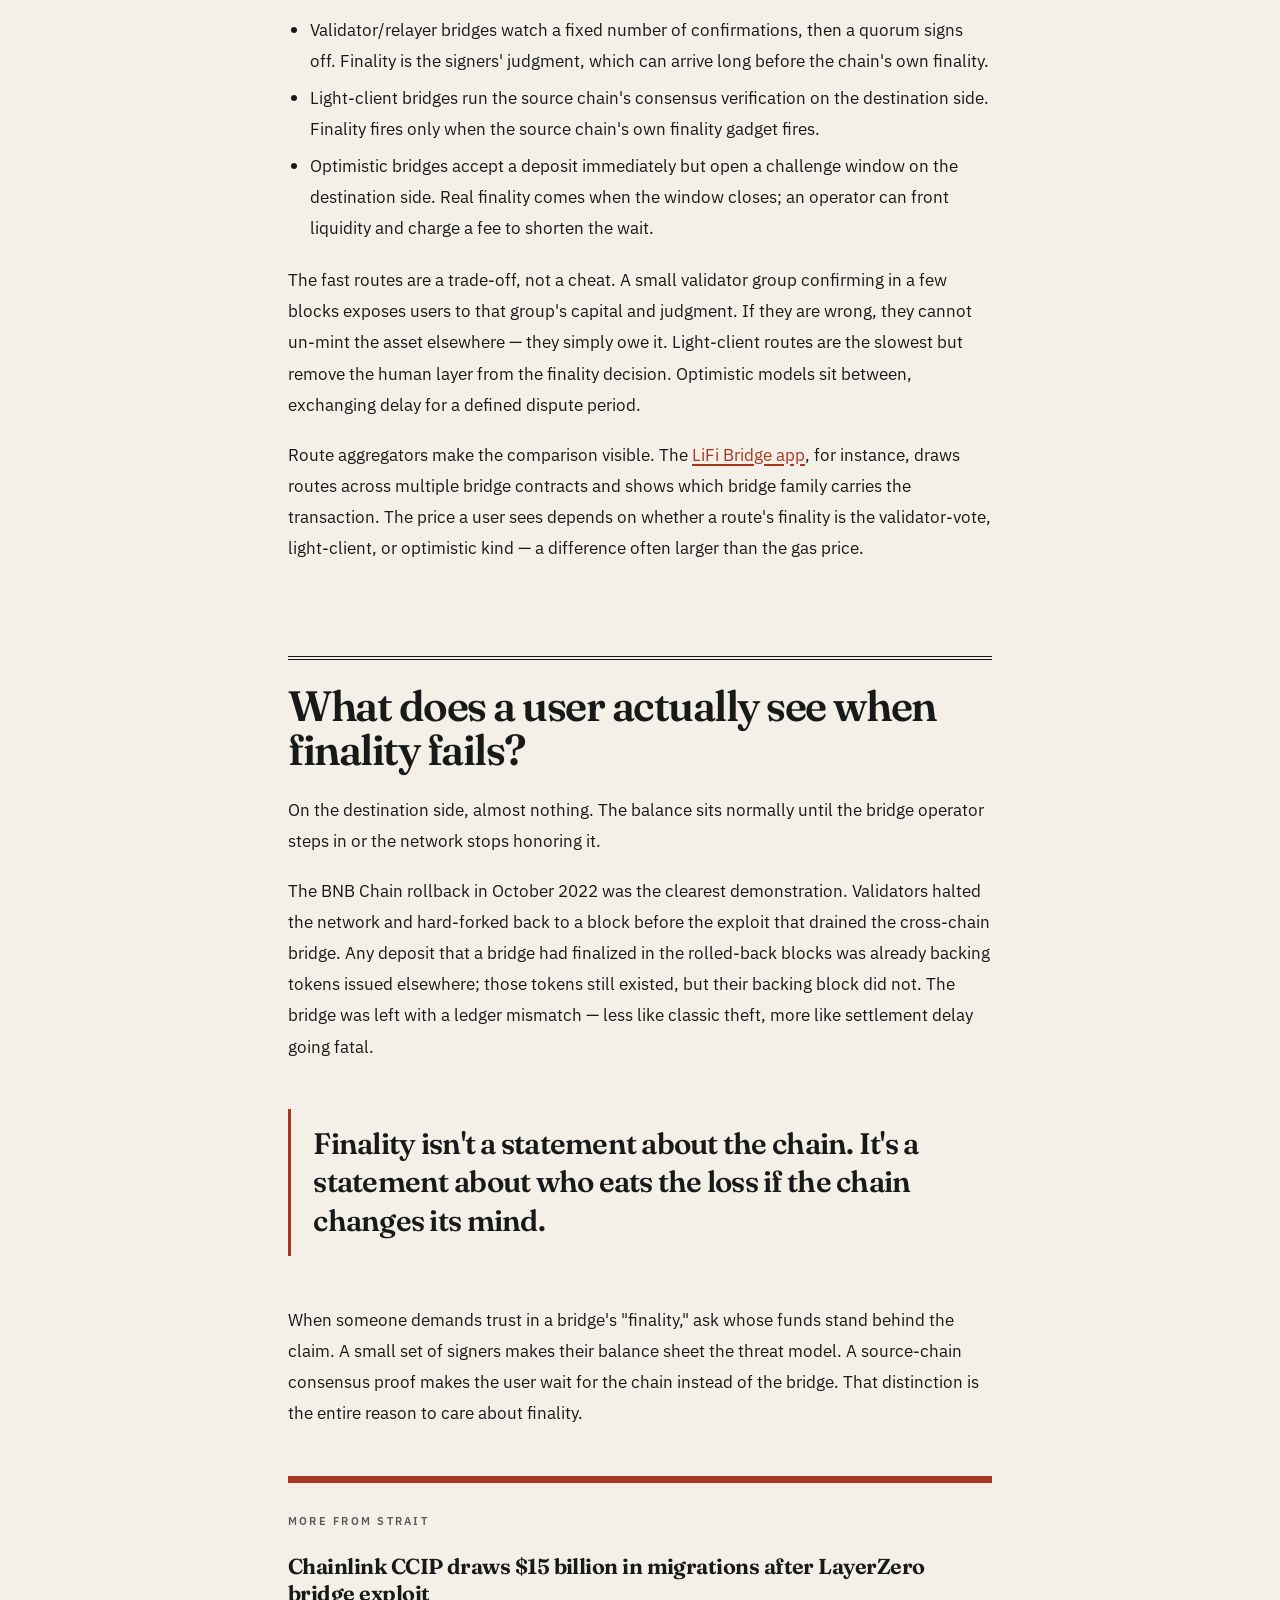
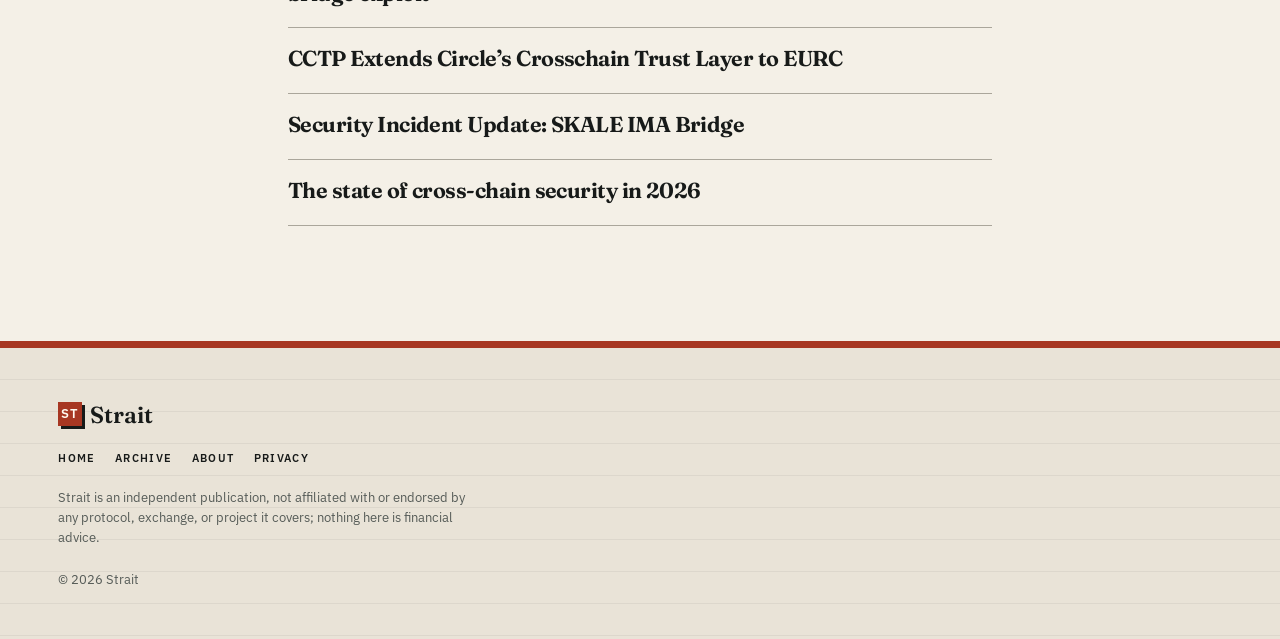
<file: how-bridge-finality-actually-works/index.html>
<!doctype html>
<html lang="en" data-mode="light" data-preset="ledger" data-header="inline" data-divider="double">
<head>
<meta charset="utf-8">
<meta name="viewport" content="width=device-width, initial-scale=1">
<title>How bridge finality actually works — Strait</title>
<meta name="description" content="Bridge finality is the point at which a bridge&#39;s own control layer — a validator set, a light client, or an optimistic challenger — decides a source-chain…">
<link rel="canonical" href="https://cryptogurutalk.github.io/how-bridge-finality-actually-works/">
<meta name="robots" content="index,follow,max-image-preview:large">
<meta name="theme-color" content="#F4F0E7">
<meta name="generator" content="Strait"><meta property="og:type" content="article">
<meta property="og:site_name" content="Strait">
<meta property="og:title" content="How bridge finality actually works — Strait">
<meta property="og:description" content="Bridge finality is the point at which a bridge&#39;s own control layer — a validator set, a light client, or an optimistic challenger — decides a source-chain…">
<meta property="og:url" content="https://cryptogurutalk.github.io/how-bridge-finality-actually-works/">
<meta name="twitter:card" content="summary">
<meta property="article:published_time" content="2026-09-04T14:21:23">
<link rel="preconnect" href="https://fonts.googleapis.com">
<link rel="preconnect" href="https://fonts.gstatic.com" crossorigin>
<link rel="stylesheet" href="https://fonts.googleapis.com/css2?family=Fraunces:opsz,wght@9..144,600;9..144,700;9..144,800&amp;family=IBM+Plex+Sans:ital,wght@0,400;0,500;0,600;1,400&amp;display=swap">
<link rel="stylesheet" href="/assets/base.css">
<link rel="stylesheet" href="/assets/layout.css">
<link rel="stylesheet" href="/assets/theme.css">
<link rel="stylesheet" href="/assets/skin.css">
<link rel="icon" href="/assets/favicon.png" type="image/png">
<link rel="apple-touch-icon" href="/assets/apple-touch-icon.png">
<link rel="manifest" href="/manifest.json">
<link rel="alternate" type="application/rss+xml" title="Strait" href="/feed.xml"><script type="application/ld+json">
{
  "@context": "https://schema.org",
  "@graph": [
    {
      "@type": "Organization",
      "@id": "https://cryptogurutalk.github.io/#org",
      "name": "Strait",
      "url": "https://cryptogurutalk.github.io/"
    },
    {
      "@type": "WebSite",
      "@id": "https://cryptogurutalk.github.io/#website",
      "name": "Strait",
      "url": "https://cryptogurutalk.github.io/",
      "publisher": {
        "@id": "https://cryptogurutalk.github.io/#org"
      },
      "description": "Strait covers crypto bridges, cross-chain transfers, exploits, upgrades, and the people building safer ways to move value between networks today."
    },
    {
      "@type": "WebPage",
      "@id": "https://cryptogurutalk.github.io/how-bridge-finality-actually-works/#webpage",
      "url": "https://cryptogurutalk.github.io/how-bridge-finality-actually-works/",
      "name": "How bridge finality actually works — Strait",
      "isPartOf": {
        "@id": "https://cryptogurutalk.github.io/#website"
      }
    },
    {
      "@type": "BlogPosting",
      "@id": "https://cryptogurutalk.github.io/how-bridge-finality-actually-works/#article",
      "headline": "How bridge finality actually works",
      "description": "Bridge finality is the point at which a bridge's own control layer — a validator set, a light client, or an optimistic challenger — decides a source-chain…",
      "datePublished": "2026-09-04T14:21:23",
      "dateModified": "2026-09-04T14:21:23",
      "url": "https://cryptogurutalk.github.io/how-bridge-finality-actually-works/",
      "mainEntityOfPage": {
        "@id": "https://cryptogurutalk.github.io/how-bridge-finality-actually-works/#webpage"
      },
      "author": {
        "@type": "Person",
        "name": "Mara Velez"
      },
      "publisher": {
        "@id": "https://cryptogurutalk.github.io/#org"
      }
    },
    {
      "@type": "BreadcrumbList",
      "itemListElement": [
        {
          "@type": "ListItem",
          "position": 1,
          "name": "Home",
          "item": "https://cryptogurutalk.github.io/"
        },
        {
          "@type": "ListItem",
          "position": 2,
          "name": "How bridge finality actually works",
          "item": "https://cryptogurutalk.github.io/how-bridge-finality-actually-works/"
        }
      ]
    }
  ]
}
</script>
</head>
<body>
<a class="skip" href="#main">Skip to content</a>
<header class="site-head">
  <div class="wrap head-inner">
    <a class="brand" href="/" aria-label="Strait — home">
      <span class="brand-mark" aria-hidden="true">ST</span>
      <span class="brand-name">Strait</span>
    </a>
  </div>
</header>

<main id="main">
<article class="article">
  <div class="wrap">
    <header class="article-head">
      <span class="kicker">Bridges</span>
      <h1>How bridge finality actually works</h1>
<p class="dek">Bridge finality is the point at which a bridge&#39;s own control layer — a validator set, a light client, or an optimistic challenger — decides a source-chain…</p>      <p class="meta">
        <span>By Mara Velez</span><span class="dot"></span>
        <time datetime="2026-09-04T14:21:23">Sep 4, 2026</time><span class="dot"></span>
        3 min read
      </p>
    </header>
  </div>


  <div class="wrap">
    <div class="article-body prose">
      <p>Bridge finality is the point at which a bridge's own control layer — a validator set, a light client, or an optimistic challenger — decides a source-chain deposit is irreversible enough to back withdrawals on the destination chain. That point is usually earlier than the chain's own formal finality.</p>

<p>The source chain doesn't decide when the bridge gets paid. Bitcoin's six-block rule is a convention, not a protocol law; Ethereum's proof-of-stake finality arrives roughly thirteen minutes after a block in a healthy chain. Bridges are free to pick any threshold. That freedom is the game: the cheaper and faster the finality choice, the more reorg risk the bridge eats.</p>

<h2>What is bridge finality, exactly?</h2>

<p>It is the moment the bridge operator or its protocol logic stops expecting the deposit to disappear from history and starts authorizing issuance on the other side. Because the source and destination chains cannot see each other's ledgers, the bridge is the only record of the deposit. If that block disappears later, the bridge has minted an asset without a deposit backing it — a deficit it covers from its own funds or that users absorb.</p>

<p>Finality, in other words, is a risk threshold written into software. The chain's actual behavior matters less than the bridge's willingness to be wrong.</p>

<h2>Why do some bridges settle in seconds while others take hours?</h2>

<p>Because each design answers the same question — how much reorg risk to accept — with a different trust model.</p>

<ul>
<li>Validator/relayer bridges watch a fixed number of confirmations, then a quorum signs off. Finality is the signers' judgment, which can arrive long before the chain's own finality.</li>
<li>Light-client bridges run the source chain's consensus verification on the destination side. Finality fires only when the source chain's own finality gadget fires.</li>
<li>Optimistic bridges accept a deposit immediately but open a challenge window on the destination side. Real finality comes when the window closes; an operator can front liquidity and charge a fee to shorten the wait.</li>
</ul>

<p>The fast routes are a trade-off, not a cheat. A small validator group confirming in a few blocks exposes users to that group's capital and judgment. If they are wrong, they cannot un-mint the asset elsewhere — they simply owe it. Light-client routes are the slowest but remove the human layer from the finality decision. Optimistic models sit between, exchanging delay for a defined dispute period.</p>

<p>Route aggregators make the comparison visible. The <a href="https://lifibridge.app/" rel="noopener">LiFi Bridge app</a>, for instance, draws routes across multiple bridge contracts and shows which bridge family carries the transaction. The price a user sees depends on whether a route's finality is the validator-vote, light-client, or optimistic kind — a difference often larger than the gas price.</p>

<h2>What does a user actually see when finality fails?</h2>

<p>On the destination side, almost nothing. The balance sits normally until the bridge operator steps in or the network stops honoring it.</p>

<p>The BNB Chain rollback in October 2022 was the clearest demonstration. Validators halted the network and hard-forked back to a block before the exploit that drained the cross-chain bridge. Any deposit that a bridge had finalized in the rolled-back blocks was already backing tokens issued elsewhere; those tokens still existed, but their backing block did not. The bridge was left with a ledger mismatch — less like classic theft, more like settlement delay going fatal.</p>

<blockquote>Finality isn't a statement about the chain. It's a statement about who eats the loss if the chain changes its mind.</blockquote>

<p>When someone demands trust in a bridge's "finality," ask whose funds stand behind the claim. A small set of signers makes their balance sheet the threat model. A source-chain consensus proof makes the user wait for the chain instead of the bridge. That distinction is the entire reason to care about finality.</p>
    </div>

    <section class="related" aria-label="More coverage">
      <h2>More from Strait</h2>
      <div class="related-list">
        <div class="related-item"><a href="/chainlink-ccip-draws-15-billion-in-migrations-after-layerzero-bridge-e/">Chainlink CCIP draws $15 billion in migrations after LayerZero bridge exploit</a></div>
        <div class="related-item"><a href="/cctp-extends-circles-crosschain-trust-layer-to-eurc/">CCTP Extends Circle’s Crosschain Trust Layer to EURC</a></div>
        <div class="related-item"><a href="/security-incident-update-skale-ima-bridge/">Security Incident Update: SKALE IMA Bridge</a></div>
        <div class="related-item"><a href="/the-state-of-cross-chain-security-in-2026/">The state of cross-chain security in 2026</a></div>
      </div>
    </section>
  </div>
</article>
</main>

<footer class="site-foot">
  <div class="wrap foot-inner">
    <div class="foot-brand"><span class="brand-mark small" aria-hidden="true">ST</span> Strait</div>
    <nav class="foot-nav" aria-label="Sections">
      <a href="/">Home</a>
      <a href="/archive/">Archive</a>
      <a href="/about/">About</a>
      <a href="/privacy/">Privacy</a>
    </nav>
    <p class="foot-note">Strait is an independent publication, not affiliated with or endorsed by any protocol, exchange, or project it covers; nothing here is financial advice.</p>
    <p class="foot-meta">© 2026 Strait</p>
  </div>
</footer>
</body>
</html>
</file>
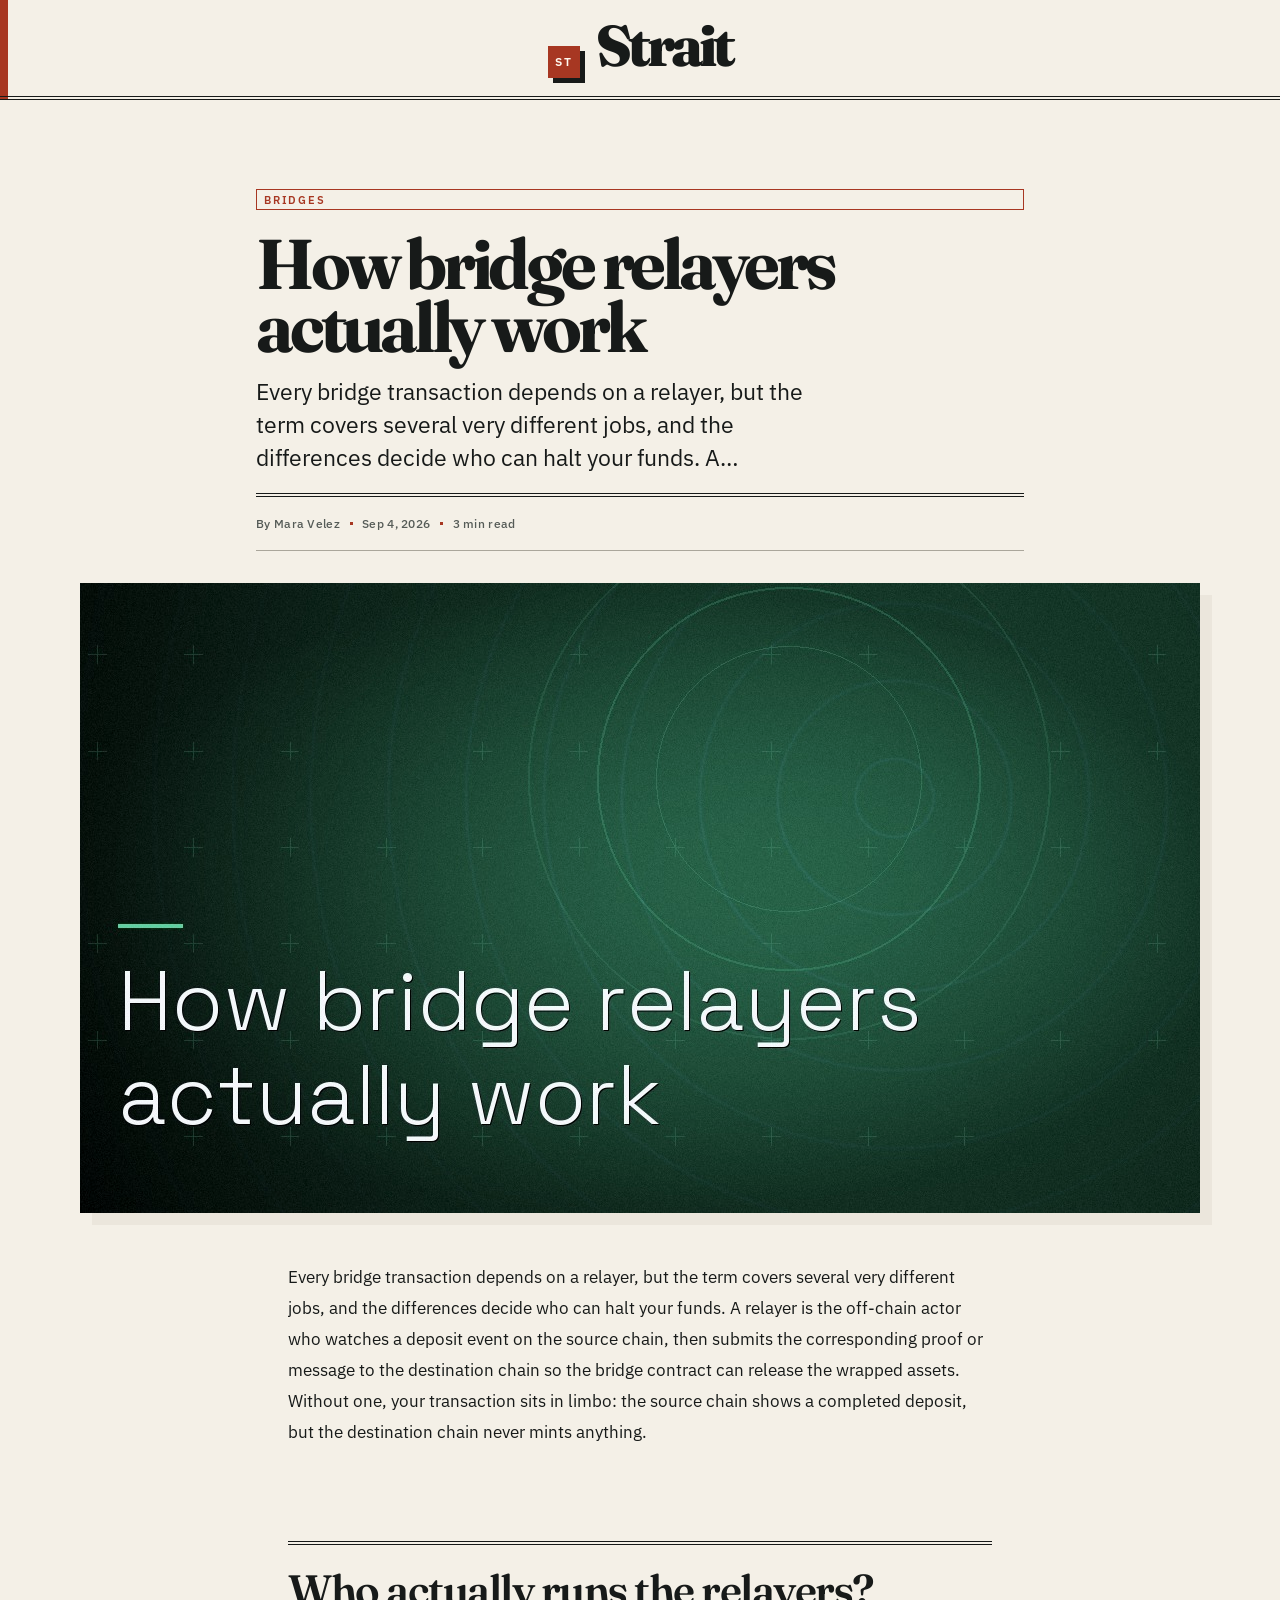
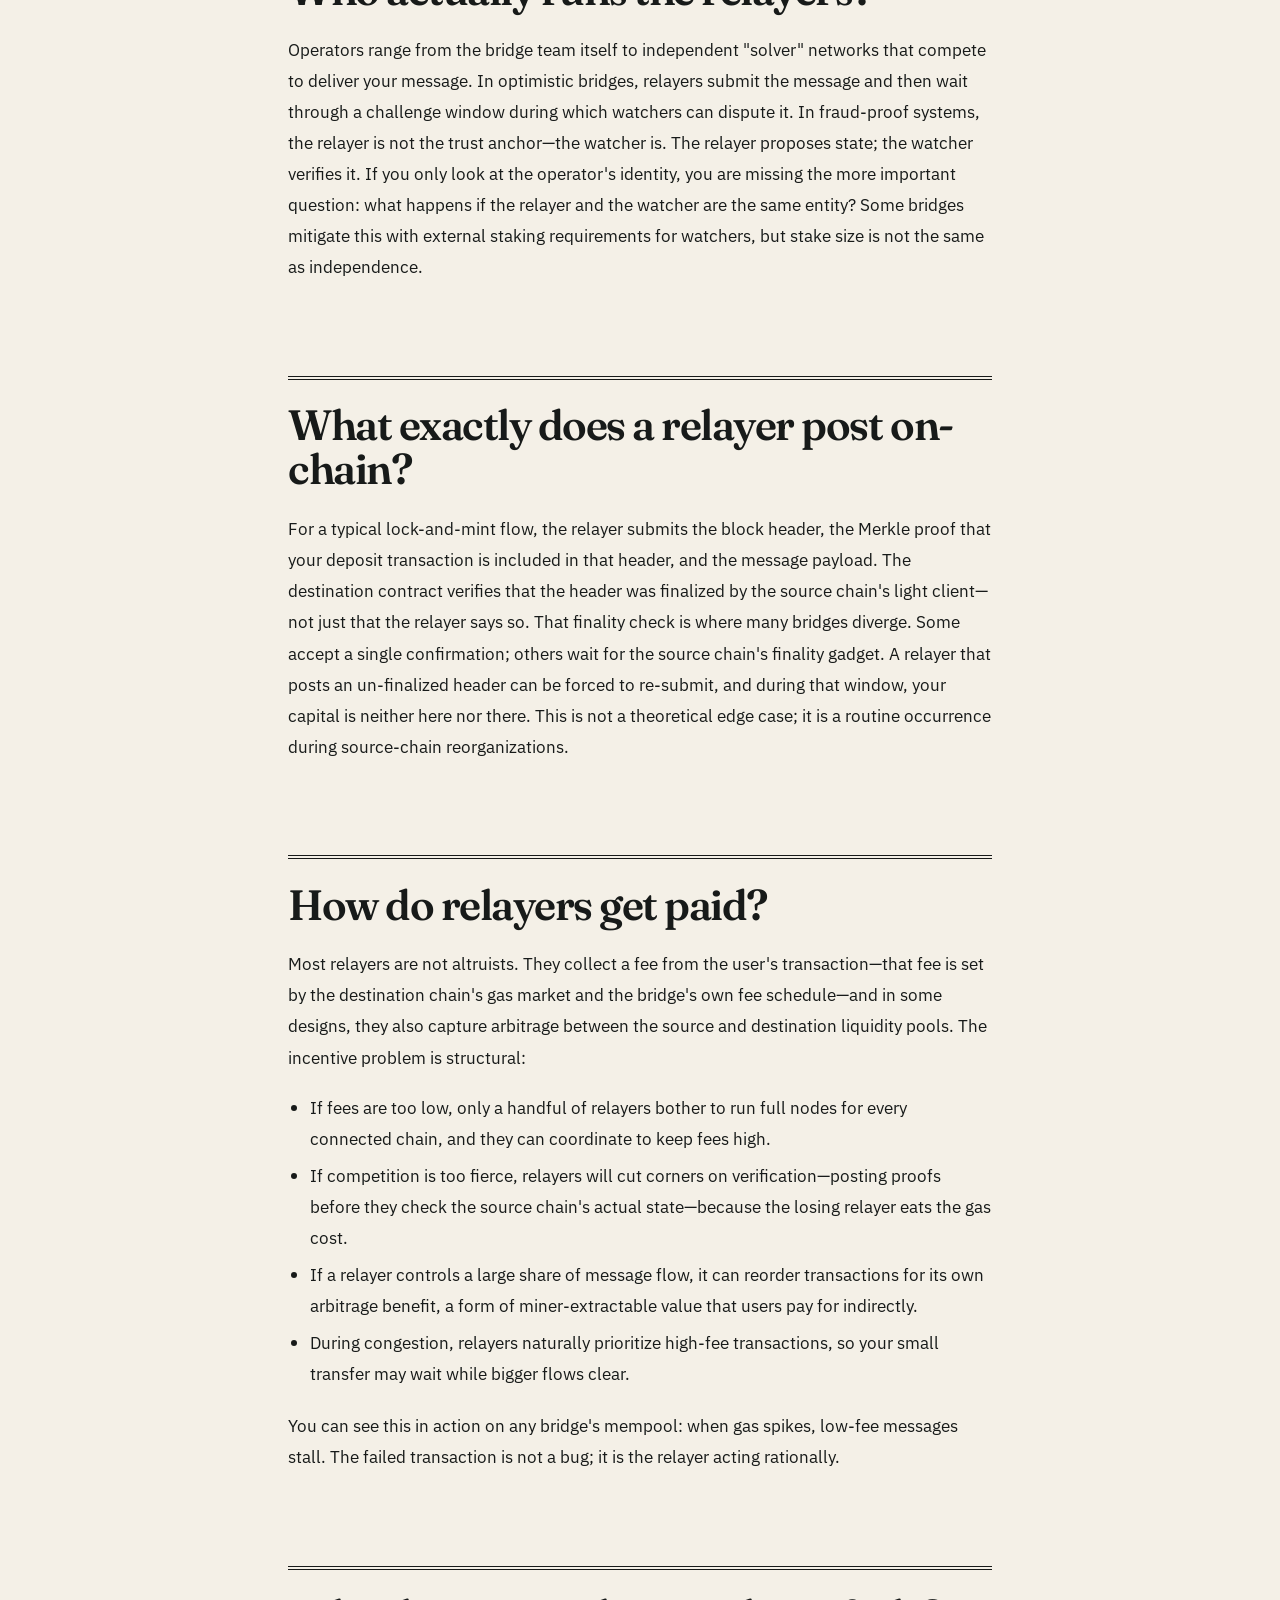
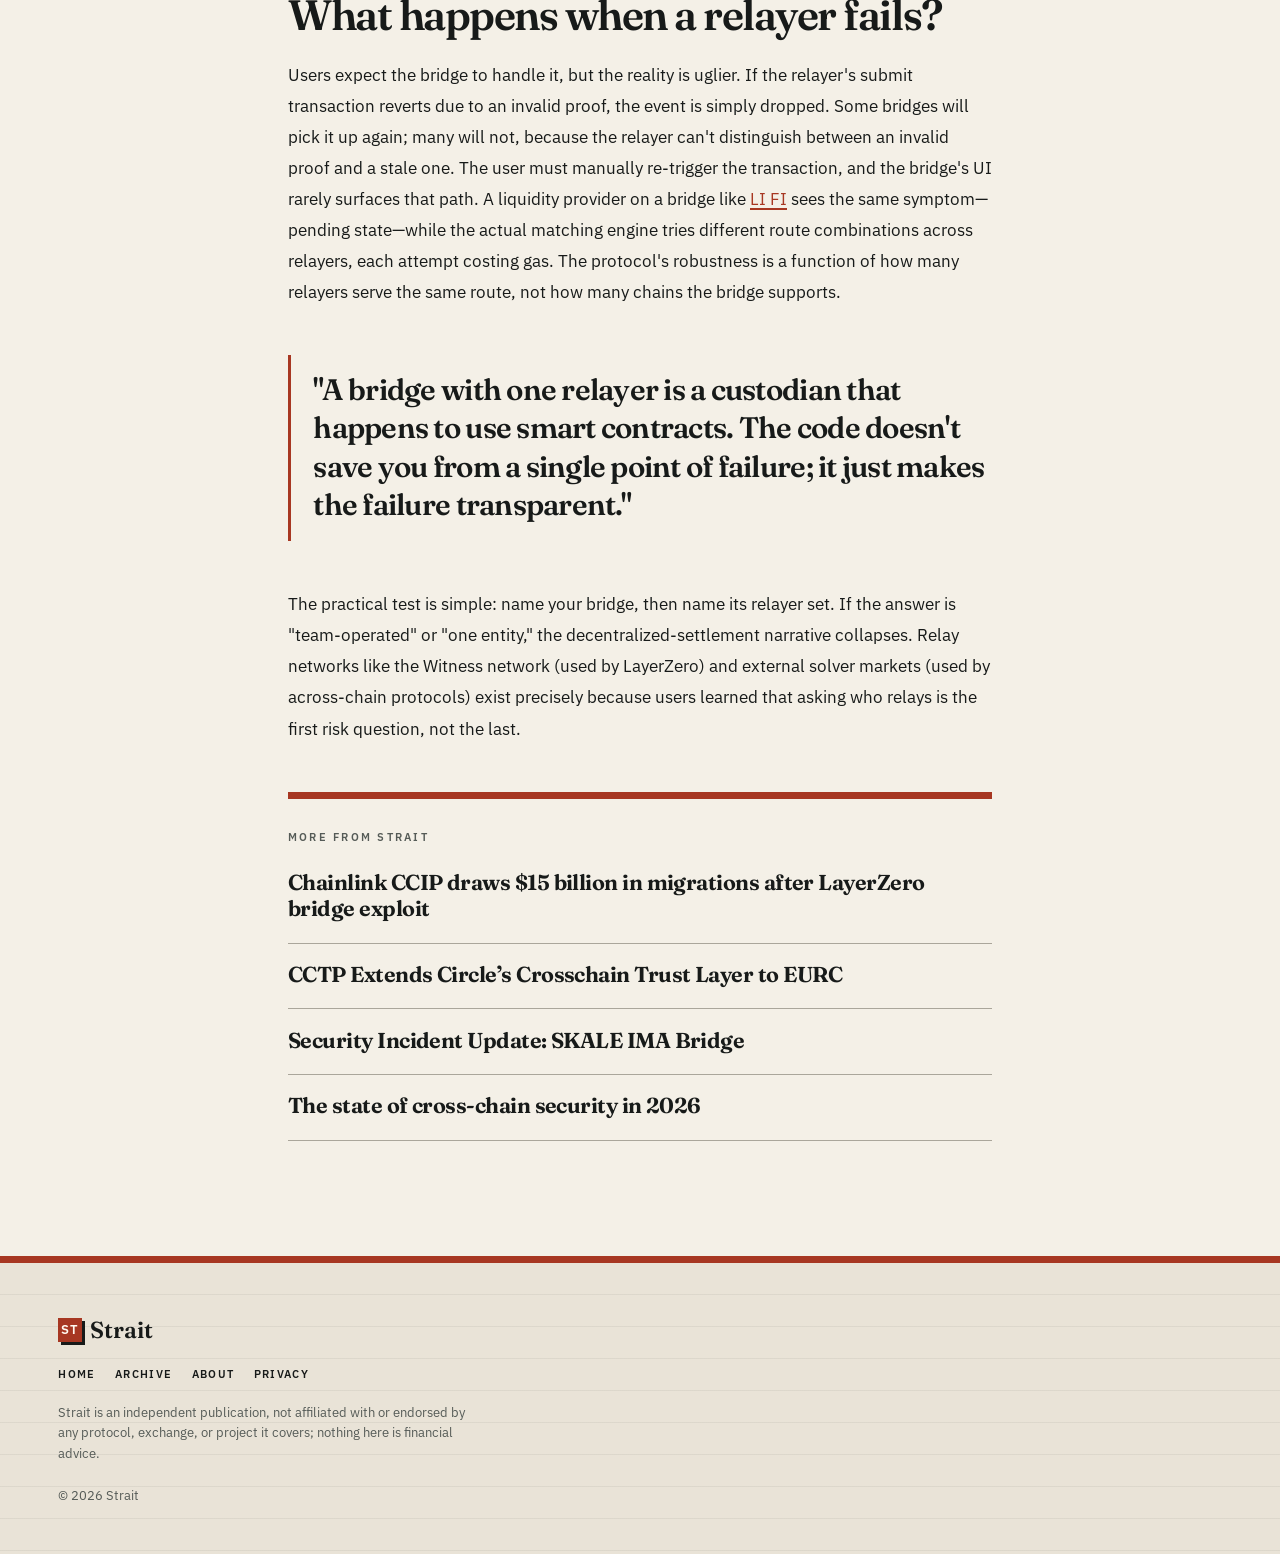
<file: how-bridge-relayers-actually-work/index.html>
<!doctype html>
<html lang="en" data-mode="light" data-preset="ledger" data-header="inline" data-divider="double">
<head>
<meta charset="utf-8">
<meta name="viewport" content="width=device-width, initial-scale=1">
<title>How bridge relayers actually work — Strait</title>
<meta name="description" content="Every bridge transaction depends on a relayer, but the term covers several very different jobs, and the differences decide who can halt your funds. A…">
<link rel="canonical" href="https://cryptogurutalk.github.io/how-bridge-relayers-actually-work/">
<meta name="robots" content="index,follow,max-image-preview:large">
<meta name="theme-color" content="#F4F0E7">
<meta name="generator" content="Strait"><meta property="og:type" content="article">
<meta property="og:site_name" content="Strait">
<meta property="og:title" content="How bridge relayers actually work — Strait">
<meta property="og:description" content="Every bridge transaction depends on a relayer, but the term covers several very different jobs, and the differences decide who can halt your funds. A…">
<meta property="og:url" content="https://cryptogurutalk.github.io/how-bridge-relayers-actually-work/">
<meta property="og:image" content="https://cryptogurutalk.github.io/assets/covers/how-bridge-relayers-actually-work.jpg"><meta name="twitter:card" content="summary_large_image">
<meta property="article:published_time" content="2026-09-04T15:42:32">
<link rel="preconnect" href="https://fonts.googleapis.com">
<link rel="preconnect" href="https://fonts.gstatic.com" crossorigin>
<link rel="stylesheet" href="https://fonts.googleapis.com/css2?family=Fraunces:opsz,wght@9..144,600;9..144,700;9..144,800&amp;family=IBM+Plex+Sans:ital,wght@0,400;0,500;0,600;1,400&amp;display=swap">
<link rel="stylesheet" href="/assets/base.css">
<link rel="stylesheet" href="/assets/layout.css">
<link rel="stylesheet" href="/assets/theme.css">
<link rel="stylesheet" href="/assets/skin.css">
<link rel="icon" href="/assets/favicon.png" type="image/png">
<link rel="apple-touch-icon" href="/assets/apple-touch-icon.png">
<link rel="manifest" href="/manifest.json">
<link rel="alternate" type="application/rss+xml" title="Strait" href="/feed.xml"><script type="application/ld+json">
{
  "@context": "https://schema.org",
  "@graph": [
    {
      "@type": "Organization",
      "@id": "https://cryptogurutalk.github.io/#org",
      "name": "Strait",
      "url": "https://cryptogurutalk.github.io/"
    },
    {
      "@type": "WebSite",
      "@id": "https://cryptogurutalk.github.io/#website",
      "name": "Strait",
      "url": "https://cryptogurutalk.github.io/",
      "publisher": {
        "@id": "https://cryptogurutalk.github.io/#org"
      },
      "description": "Strait covers crypto bridges, cross-chain transfers, exploits, upgrades, and the people building safer ways to move value between networks today."
    },
    {
      "@type": "WebPage",
      "@id": "https://cryptogurutalk.github.io/how-bridge-relayers-actually-work/#webpage",
      "url": "https://cryptogurutalk.github.io/how-bridge-relayers-actually-work/",
      "name": "How bridge relayers actually work — Strait",
      "isPartOf": {
        "@id": "https://cryptogurutalk.github.io/#website"
      }
    },
    {
      "@type": "BlogPosting",
      "@id": "https://cryptogurutalk.github.io/how-bridge-relayers-actually-work/#article",
      "headline": "How bridge relayers actually work",
      "description": "Every bridge transaction depends on a relayer, but the term covers several very different jobs, and the differences decide who can halt your funds. A…",
      "datePublished": "2026-09-04T15:42:32",
      "dateModified": "2026-09-04T15:42:32",
      "url": "https://cryptogurutalk.github.io/how-bridge-relayers-actually-work/",
      "mainEntityOfPage": {
        "@id": "https://cryptogurutalk.github.io/how-bridge-relayers-actually-work/#webpage"
      },
      "author": {
        "@type": "Person",
        "name": "Mara Velez"
      },
      "publisher": {
        "@id": "https://cryptogurutalk.github.io/#org"
      },
      "image": "https://cryptogurutalk.github.io/assets/covers/how-bridge-relayers-actually-work.jpg"
    },
    {
      "@type": "BreadcrumbList",
      "itemListElement": [
        {
          "@type": "ListItem",
          "position": 1,
          "name": "Home",
          "item": "https://cryptogurutalk.github.io/"
        },
        {
          "@type": "ListItem",
          "position": 2,
          "name": "How bridge relayers actually work",
          "item": "https://cryptogurutalk.github.io/how-bridge-relayers-actually-work/"
        }
      ]
    }
  ]
}
</script>
</head>
<body>
<a class="skip" href="#main">Skip to content</a>
<header class="site-head">
  <div class="wrap head-inner">
    <a class="brand" href="/" aria-label="Strait — home">
      <span class="brand-mark" aria-hidden="true">ST</span>
      <span class="brand-name">Strait</span>
    </a>
  </div>
</header>

<main id="main">
<article class="article">
  <div class="wrap">
    <header class="article-head">
      <span class="kicker">Bridges</span>
      <h1>How bridge relayers actually work</h1>
<p class="dek">Every bridge transaction depends on a relayer, but the term covers several very different jobs, and the differences decide who can halt your funds. A…</p>      <p class="meta">
        <span>By Mara Velez</span><span class="dot"></span>
        <time datetime="2026-09-04T15:42:32">Sep 4, 2026</time><span class="dot"></span>
        3 min read
      </p>
    </header>
  </div>

<div class="wrap"><img class="article-cover" src="/assets/covers/how-bridge-relayers-actually-work.jpg" alt="How bridge relayers actually work" width="1024" height="576"></div>
  <div class="wrap">
    <div class="article-body prose">
      <p>Every bridge transaction depends on a relayer, but the term covers several very different jobs, and the differences decide who can halt your funds. A relayer is the off-chain actor who watches a deposit event on the source chain, then submits the corresponding proof or message to the destination chain so the bridge contract can release the wrapped assets. Without one, your transaction sits in limbo: the source chain shows a completed deposit, but the destination chain never mints anything.</p>

<h2>Who actually runs the relayers?</h2>
<p>Operators range from the bridge team itself to independent "solver" networks that compete to deliver your message. In optimistic bridges, relayers submit the message and then wait through a challenge window during which watchers can dispute it. In fraud-proof systems, the relayer is not the trust anchor—the watcher is. The relayer proposes state; the watcher verifies it. If you only look at the operator's identity, you are missing the more important question: what happens if the relayer and the watcher are the same entity? Some bridges mitigate this with external staking requirements for watchers, but stake size is not the same as independence.</p>

<h2>What exactly does a relayer post on-chain?</h2>
<p>For a typical lock-and-mint flow, the relayer submits the block header, the Merkle proof that your deposit transaction is included in that header, and the message payload. The destination contract verifies that the header was finalized by the source chain's light client—not just that the relayer says so. That finality check is where many bridges diverge. Some accept a single confirmation; others wait for the source chain's finality gadget. A relayer that posts an un-finalized header can be forced to re-submit, and during that window, your capital is neither here nor there. This is not a theoretical edge case; it is a routine occurrence during source-chain reorganizations.</p>

<h2>How do relayers get paid?</h2>
<p>Most relayers are not altruists. They collect a fee from the user's transaction—that fee is set by the destination chain's gas market and the bridge's own fee schedule—and in some designs, they also capture arbitrage between the source and destination liquidity pools. The incentive problem is structural:</p>
<ul>
<li>If fees are too low, only a handful of relayers bother to run full nodes for every connected chain, and they can coordinate to keep fees high.</li>
<li>If competition is too fierce, relayers will cut corners on verification—posting proofs before they check the source chain's actual state—because the losing relayer eats the gas cost.</li>
<li>If a relayer controls a large share of message flow, it can reorder transactions for its own arbitrage benefit, a form of miner-extractable value that users pay for indirectly.</li>
<li>During congestion, relayers naturally prioritize high-fee transactions, so your small transfer may wait while bigger flows clear.</li>
</ul>
<p>You can see this in action on any bridge's mempool: when gas spikes, low-fee messages stall. The failed transaction is not a bug; it is the relayer acting rationally.</p>

<h2>What happens when a relayer fails?</h2>
<p>Users expect the bridge to handle it, but the reality is uglier. If the relayer's submit transaction reverts due to an invalid proof, the event is simply dropped. Some bridges will pick it up again; many will not, because the relayer can't distinguish between an invalid proof and a stale one. The user must manually re-trigger the transaction, and the bridge's UI rarely surfaces that path. A liquidity provider on a bridge like <a href="https://lifibridge.app/" rel="noopener">LI FI</a> sees the same symptom—pending state—while the actual matching engine tries different route combinations across relayers, each attempt costing gas. The protocol's robustness is a function of how many relayers serve the same route, not how many chains the bridge supports.</p>

<blockquote>"A bridge with one relayer is a custodian that happens to use smart contracts. The code doesn't save you from a single point of failure; it just makes the failure transparent."</blockquote>

<p>The practical test is simple: name your bridge, then name its relayer set. If the answer is "team-operated" or "one entity," the decentralized-settlement narrative collapses. Relay networks like the Witness network (used by LayerZero) and external solver markets (used by across-chain protocols) exist precisely because users learned that asking who relays is the first risk question, not the last.</p>
    </div>

    <section class="related" aria-label="More coverage">
      <h2>More from Strait</h2>
      <div class="related-list">
        <div class="related-item"><a href="/chainlink-ccip-draws-15-billion-in-migrations-after-layerzero-bridge-e/">Chainlink CCIP draws $15 billion in migrations after LayerZero bridge exploit</a></div>
        <div class="related-item"><a href="/cctp-extends-circles-crosschain-trust-layer-to-eurc/">CCTP Extends Circle’s Crosschain Trust Layer to EURC</a></div>
        <div class="related-item"><a href="/security-incident-update-skale-ima-bridge/">Security Incident Update: SKALE IMA Bridge</a></div>
        <div class="related-item"><a href="/the-state-of-cross-chain-security-in-2026/">The state of cross-chain security in 2026</a></div>
      </div>
    </section>
  </div>
</article>
</main>

<footer class="site-foot">
  <div class="wrap foot-inner">
    <div class="foot-brand"><span class="brand-mark small" aria-hidden="true">ST</span> Strait</div>
    <nav class="foot-nav" aria-label="Sections">
      <a href="/">Home</a>
      <a href="/archive/">Archive</a>
      <a href="/about/">About</a>
      <a href="/privacy/">Privacy</a>
    </nav>
    <p class="foot-note">Strait is an independent publication, not affiliated with or endorsed by any protocol, exchange, or project it covers; nothing here is financial advice.</p>
    <p class="foot-meta">© 2026 Strait</p>
  </div>
</footer>
</body>
</html>
</file>
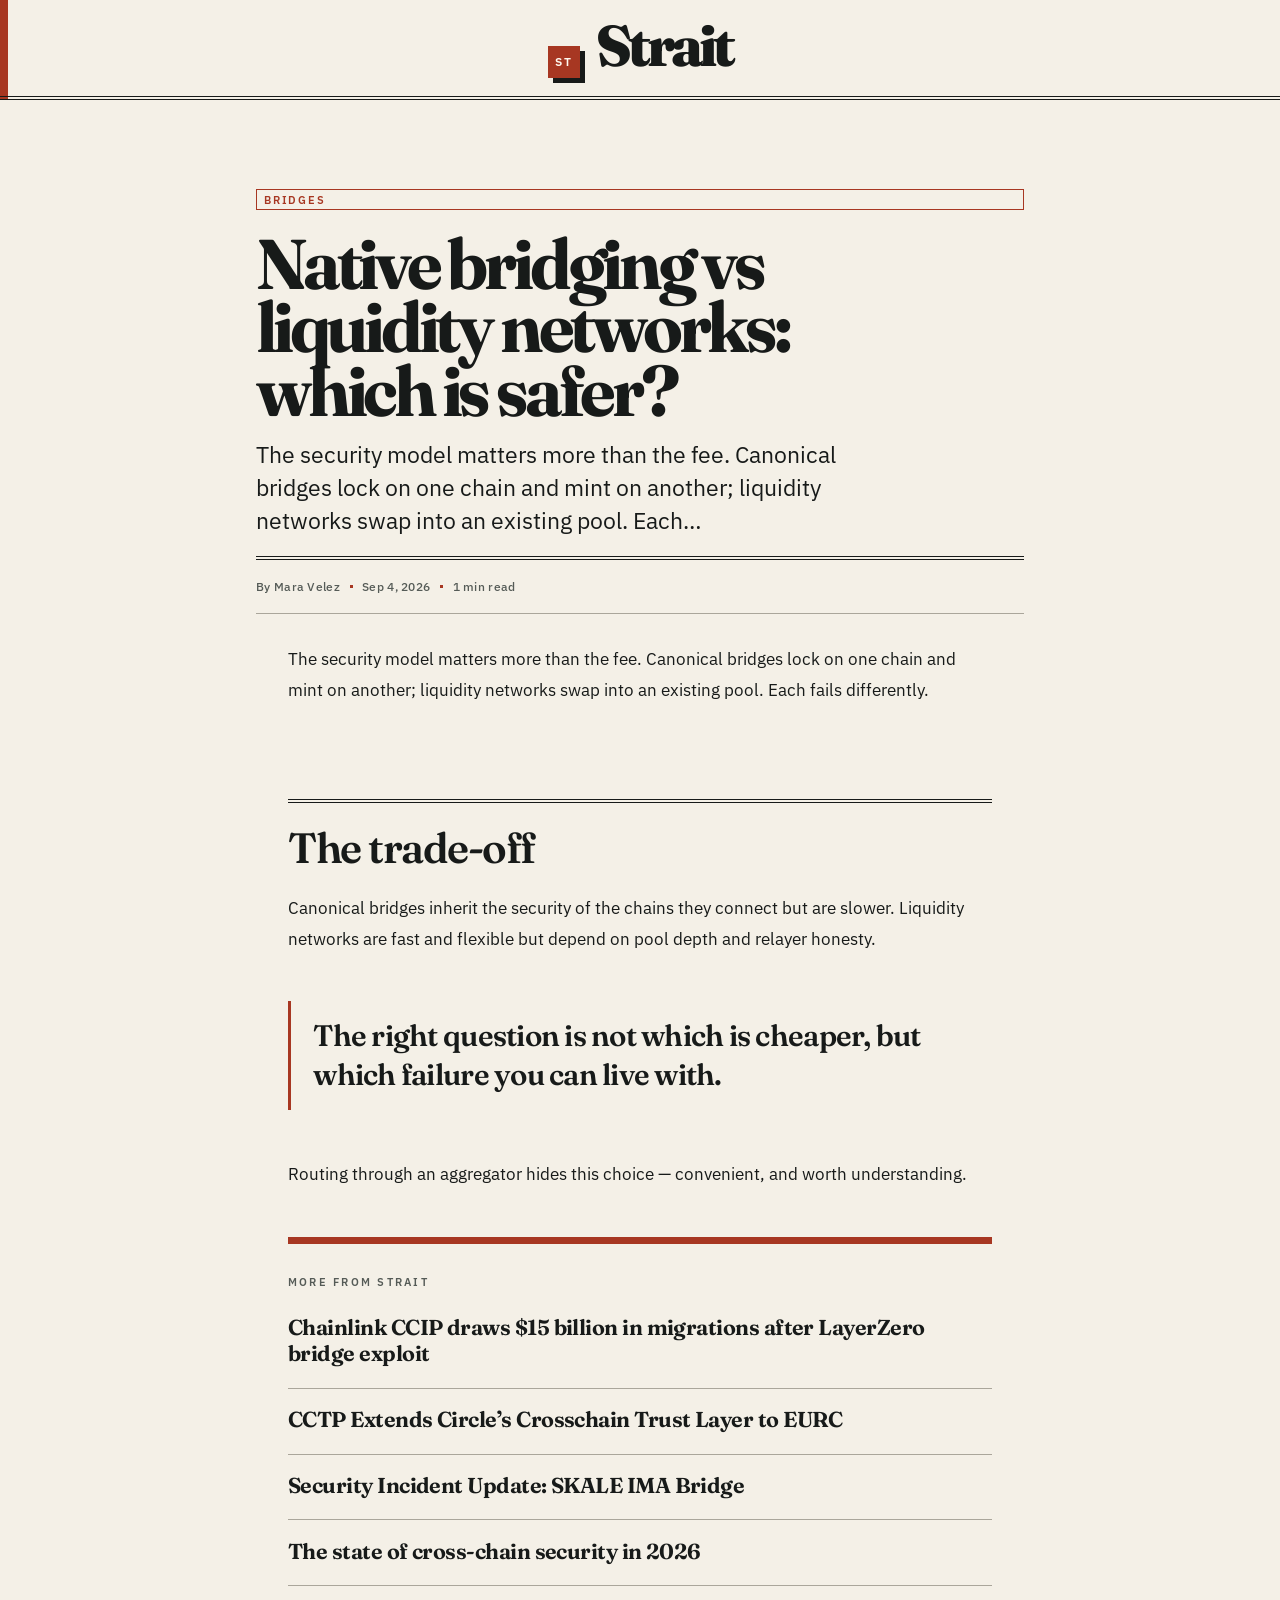
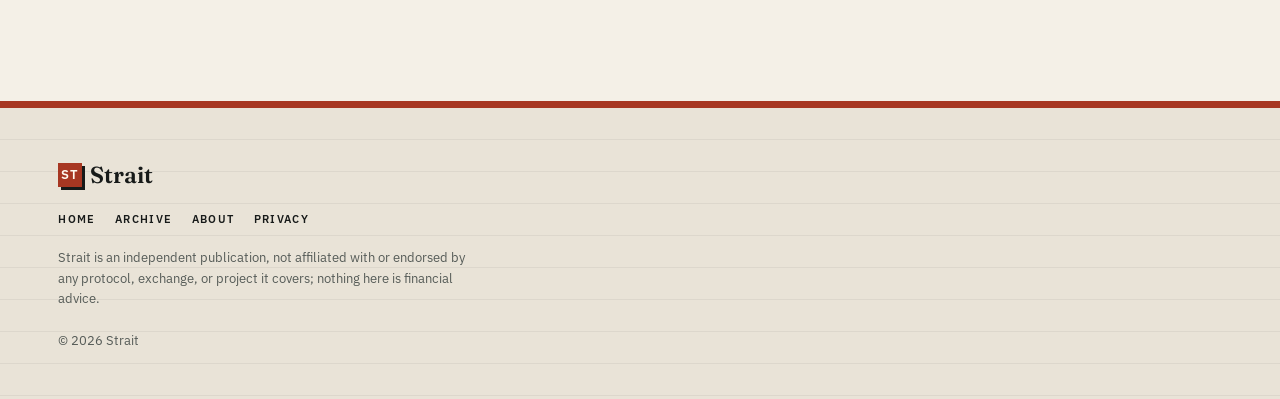
<file: native-bridging-vs-liquidity-networks-which-is-safer/index.html>
<!doctype html>
<html lang="en" data-mode="light" data-preset="ledger" data-header="inline" data-divider="double">
<head>
<meta charset="utf-8">
<meta name="viewport" content="width=device-width, initial-scale=1">
<title>Native bridging vs liquidity networks: which is safer? — Strait</title>
<meta name="description" content="The security model matters more than the fee. Canonical bridges lock on one chain and mint on another; liquidity networks swap into an existing pool. Each…">
<link rel="canonical" href="https://cryptogurutalk.github.io/native-bridging-vs-liquidity-networks-which-is-safer/">
<meta name="robots" content="index,follow,max-image-preview:large">
<meta name="theme-color" content="#F4F0E7">
<meta name="generator" content="Strait"><meta property="og:type" content="article">
<meta property="og:site_name" content="Strait">
<meta property="og:title" content="Native bridging vs liquidity networks: which is safer? — Strait">
<meta property="og:description" content="The security model matters more than the fee. Canonical bridges lock on one chain and mint on another; liquidity networks swap into an existing pool. Each…">
<meta property="og:url" content="https://cryptogurutalk.github.io/native-bridging-vs-liquidity-networks-which-is-safer/">
<meta name="twitter:card" content="summary">
<meta property="article:published_time" content="2026-09-04T13:00:35">
<link rel="preconnect" href="https://fonts.googleapis.com">
<link rel="preconnect" href="https://fonts.gstatic.com" crossorigin>
<link rel="stylesheet" href="https://fonts.googleapis.com/css2?family=Fraunces:opsz,wght@9..144,600;9..144,700;9..144,800&amp;family=IBM+Plex+Sans:ital,wght@0,400;0,500;0,600;1,400&amp;display=swap">
<link rel="stylesheet" href="/assets/base.css">
<link rel="stylesheet" href="/assets/layout.css">
<link rel="stylesheet" href="/assets/theme.css">
<link rel="stylesheet" href="/assets/skin.css">
<link rel="icon" href="/assets/favicon.png" type="image/png">
<link rel="apple-touch-icon" href="/assets/apple-touch-icon.png">
<link rel="manifest" href="/manifest.json">
<link rel="alternate" type="application/rss+xml" title="Strait" href="/feed.xml"><script type="application/ld+json">
{
  "@context": "https://schema.org",
  "@graph": [
    {
      "@type": "Organization",
      "@id": "https://cryptogurutalk.github.io/#org",
      "name": "Strait",
      "url": "https://cryptogurutalk.github.io/"
    },
    {
      "@type": "WebSite",
      "@id": "https://cryptogurutalk.github.io/#website",
      "name": "Strait",
      "url": "https://cryptogurutalk.github.io/",
      "publisher": {
        "@id": "https://cryptogurutalk.github.io/#org"
      },
      "description": "Strait covers crypto bridges, cross-chain transfers, exploits, upgrades, and the people building safer ways to move value between networks today."
    },
    {
      "@type": "WebPage",
      "@id": "https://cryptogurutalk.github.io/native-bridging-vs-liquidity-networks-which-is-safer/#webpage",
      "url": "https://cryptogurutalk.github.io/native-bridging-vs-liquidity-networks-which-is-safer/",
      "name": "Native bridging vs liquidity networks: which is safer? — Strait",
      "isPartOf": {
        "@id": "https://cryptogurutalk.github.io/#website"
      }
    },
    {
      "@type": "BlogPosting",
      "@id": "https://cryptogurutalk.github.io/native-bridging-vs-liquidity-networks-which-is-safer/#article",
      "headline": "Native bridging vs liquidity networks: which is safer?",
      "description": "The security model matters more than the fee. Canonical bridges lock on one chain and mint on another; liquidity networks swap into an existing pool. Each…",
      "datePublished": "2026-09-04T13:00:35",
      "dateModified": "2026-09-04T13:00:35",
      "url": "https://cryptogurutalk.github.io/native-bridging-vs-liquidity-networks-which-is-safer/",
      "mainEntityOfPage": {
        "@id": "https://cryptogurutalk.github.io/native-bridging-vs-liquidity-networks-which-is-safer/#webpage"
      },
      "author": {
        "@type": "Person",
        "name": "Mara Velez"
      },
      "publisher": {
        "@id": "https://cryptogurutalk.github.io/#org"
      }
    },
    {
      "@type": "BreadcrumbList",
      "itemListElement": [
        {
          "@type": "ListItem",
          "position": 1,
          "name": "Home",
          "item": "https://cryptogurutalk.github.io/"
        },
        {
          "@type": "ListItem",
          "position": 2,
          "name": "Native bridging vs liquidity networks: which is safer?",
          "item": "https://cryptogurutalk.github.io/native-bridging-vs-liquidity-networks-which-is-safer/"
        }
      ]
    }
  ]
}
</script>
</head>
<body>
<a class="skip" href="#main">Skip to content</a>
<header class="site-head">
  <div class="wrap head-inner">
    <a class="brand" href="/" aria-label="Strait — home">
      <span class="brand-mark" aria-hidden="true">ST</span>
      <span class="brand-name">Strait</span>
    </a>
  </div>
</header>

<main id="main">
<article class="article">
  <div class="wrap">
    <header class="article-head">
      <span class="kicker">Bridges</span>
      <h1>Native bridging vs liquidity networks: which is safer?</h1>
<p class="dek">The security model matters more than the fee. Canonical bridges lock on one chain and mint on another; liquidity networks swap into an existing pool. Each…</p>      <p class="meta">
        <span>By Mara Velez</span><span class="dot"></span>
        <time datetime="2026-09-04T13:00:35">Sep 4, 2026</time><span class="dot"></span>
        1 min read
      </p>
    </header>
  </div>


  <div class="wrap">
    <div class="article-body prose">
      <p>The security model matters more than the fee. Canonical bridges lock on one chain and mint on another; liquidity networks swap into an existing pool. Each fails differently.</p><h2>The trade-off</h2><p>Canonical bridges inherit the security of the chains they connect but are slower. Liquidity networks are fast and flexible but depend on pool depth and relayer honesty.</p><blockquote>The right question is not which is cheaper, but which failure you can live with.</blockquote><p>Routing through an aggregator hides this choice — convenient, and worth understanding.</p>
    </div>

    <section class="related" aria-label="More coverage">
      <h2>More from Strait</h2>
      <div class="related-list">
        <div class="related-item"><a href="/chainlink-ccip-draws-15-billion-in-migrations-after-layerzero-bridge-e/">Chainlink CCIP draws $15 billion in migrations after LayerZero bridge exploit</a></div>
        <div class="related-item"><a href="/cctp-extends-circles-crosschain-trust-layer-to-eurc/">CCTP Extends Circle’s Crosschain Trust Layer to EURC</a></div>
        <div class="related-item"><a href="/security-incident-update-skale-ima-bridge/">Security Incident Update: SKALE IMA Bridge</a></div>
        <div class="related-item"><a href="/the-state-of-cross-chain-security-in-2026/">The state of cross-chain security in 2026</a></div>
      </div>
    </section>
  </div>
</article>
</main>

<footer class="site-foot">
  <div class="wrap foot-inner">
    <div class="foot-brand"><span class="brand-mark small" aria-hidden="true">ST</span> Strait</div>
    <nav class="foot-nav" aria-label="Sections">
      <a href="/">Home</a>
      <a href="/archive/">Archive</a>
      <a href="/about/">About</a>
      <a href="/privacy/">Privacy</a>
    </nav>
    <p class="foot-note">Strait is an independent publication, not affiliated with or endorsed by any protocol, exchange, or project it covers; nothing here is financial advice.</p>
    <p class="foot-meta">© 2026 Strait</p>
  </div>
</footer>
</body>
</html>
</file>
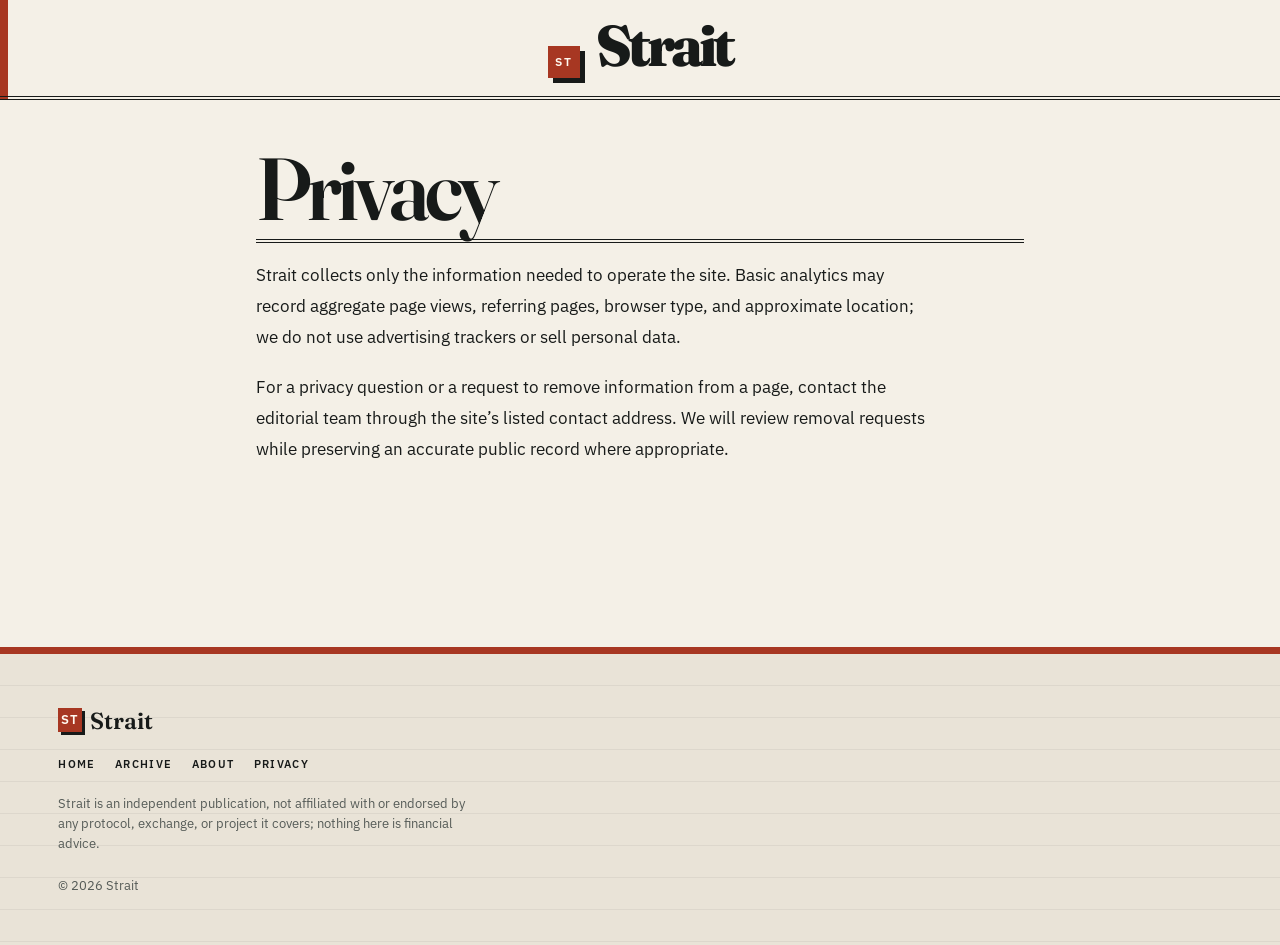
<file: privacy/index.html>
<!doctype html>
<html lang="en" data-mode="light" data-preset="ledger" data-header="inline" data-divider="double">
<head>
<meta charset="utf-8">
<meta name="viewport" content="width=device-width, initial-scale=1">
<title>Privacy — Strait</title>
<meta name="description" content="Strait covers crypto bridges, cross-chain transfers, exploits, upgrades, and the people building safer ways to move value between networks today.">
<link rel="canonical" href="https://cryptogurutalk.github.io/privacy/">
<meta name="robots" content="index,follow,max-image-preview:large">
<meta name="theme-color" content="#F4F0E7">
<meta name="generator" content="Strait"><meta property="og:type" content="website">
<meta property="og:site_name" content="Strait">
<meta property="og:title" content="Privacy — Strait">
<meta property="og:description" content="Strait covers crypto bridges, cross-chain transfers, exploits, upgrades, and the people building safer ways to move value between networks today.">
<meta property="og:url" content="https://cryptogurutalk.github.io/privacy/">
<meta name="twitter:card" content="summary">
<link rel="preconnect" href="https://fonts.googleapis.com">
<link rel="preconnect" href="https://fonts.gstatic.com" crossorigin>
<link rel="stylesheet" href="https://fonts.googleapis.com/css2?family=Fraunces:opsz,wght@9..144,600;9..144,700;9..144,800&amp;family=IBM+Plex+Sans:ital,wght@0,400;0,500;0,600;1,400&amp;display=swap">
<link rel="stylesheet" href="/assets/base.css">
<link rel="stylesheet" href="/assets/layout.css">
<link rel="stylesheet" href="/assets/theme.css">
<link rel="stylesheet" href="/assets/skin.css">
<link rel="icon" href="/assets/favicon.png" type="image/png">
<link rel="apple-touch-icon" href="/assets/apple-touch-icon.png">
<link rel="manifest" href="/manifest.json">
<link rel="alternate" type="application/rss+xml" title="Strait" href="/feed.xml"><script type="application/ld+json">
{
  "@context": "https://schema.org",
  "@graph": [
    {
      "@type": "Organization",
      "@id": "https://cryptogurutalk.github.io/#org",
      "name": "Strait",
      "url": "https://cryptogurutalk.github.io/"
    },
    {
      "@type": "WebSite",
      "@id": "https://cryptogurutalk.github.io/#website",
      "name": "Strait",
      "url": "https://cryptogurutalk.github.io/",
      "publisher": {
        "@id": "https://cryptogurutalk.github.io/#org"
      },
      "description": "Strait covers crypto bridges, cross-chain transfers, exploits, upgrades, and the people building safer ways to move value between networks today."
    },
    {
      "@type": "WebPage",
      "@id": "https://cryptogurutalk.github.io/privacy/#webpage",
      "url": "https://cryptogurutalk.github.io/privacy/",
      "name": "Privacy — Strait",
      "isPartOf": {
        "@id": "https://cryptogurutalk.github.io/#website"
      }
    },
    {
      "@type": "BreadcrumbList",
      "itemListElement": [
        {
          "@type": "ListItem",
          "position": 1,
          "name": "Home",
          "item": "https://cryptogurutalk.github.io/"
        }
      ]
    }
  ]
}
</script>
</head>
<body>
<a class="skip" href="#main">Skip to content</a>
<header class="site-head">
  <div class="wrap head-inner">
    <a class="brand" href="/" aria-label="Strait — home">
      <span class="brand-mark" aria-hidden="true">ST</span>
      <span class="brand-name">Strait</span>
    </a>
  </div>
</header>

<main id="main">
<div class="wrap">
  <article class="page-simple prose">
    <h1>Privacy</h1>
    <p>Strait collects only the information needed to operate the site. Basic analytics may record aggregate page views, referring pages, browser type, and approximate location; we do not use advertising trackers or sell personal data.</p><p>For a privacy question or a request to remove information from a page, contact the editorial team through the site’s listed contact address. We will review removal requests while preserving an accurate public record where appropriate.</p>
  </article>
</div>
</main>

<footer class="site-foot">
  <div class="wrap foot-inner">
    <div class="foot-brand"><span class="brand-mark small" aria-hidden="true">ST</span> Strait</div>
    <nav class="foot-nav" aria-label="Sections">
      <a href="/">Home</a>
      <a href="/archive/">Archive</a>
      <a href="/about/">About</a>
      <a href="/privacy/">Privacy</a>
    </nav>
    <p class="foot-note">Strait is an independent publication, not affiliated with or endorsed by any protocol, exchange, or project it covers; nothing here is financial advice.</p>
    <p class="foot-meta">© 2026 Strait</p>
  </div>
</footer>
</body>
</html>
</file>
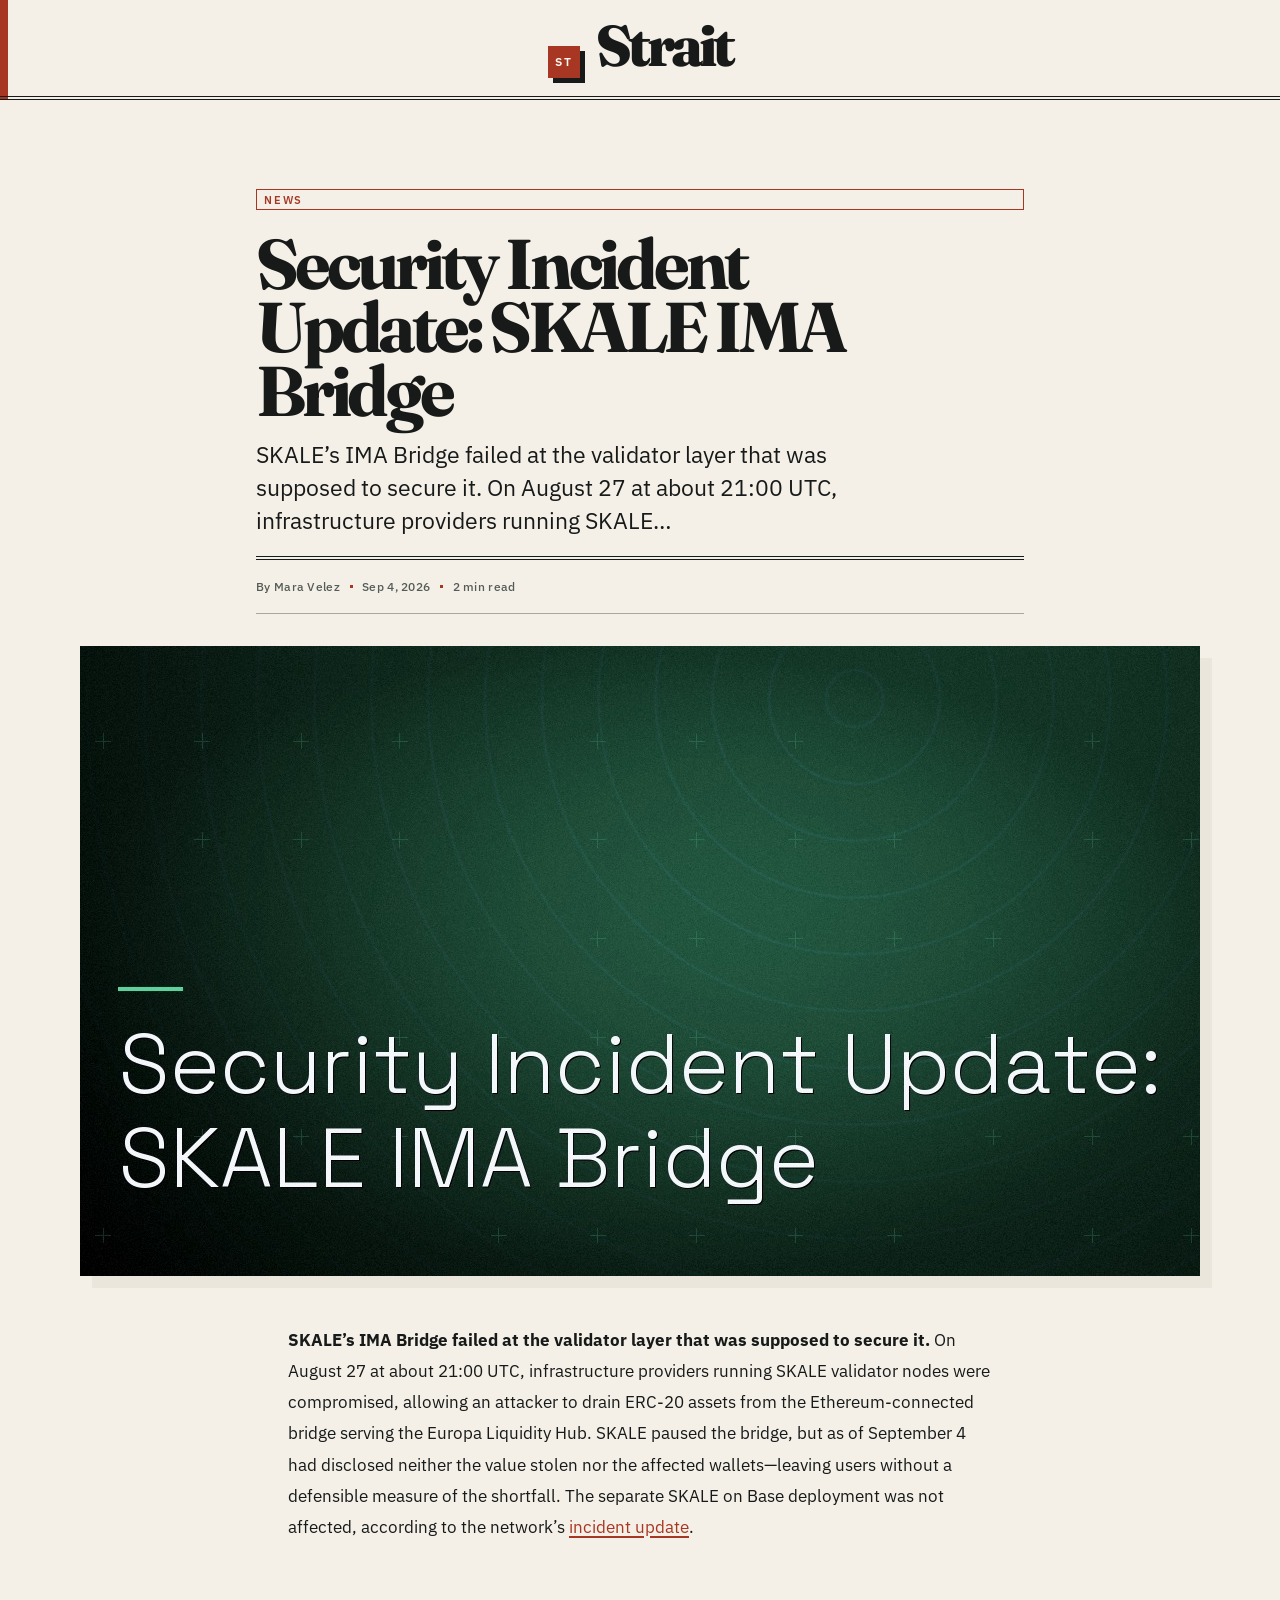
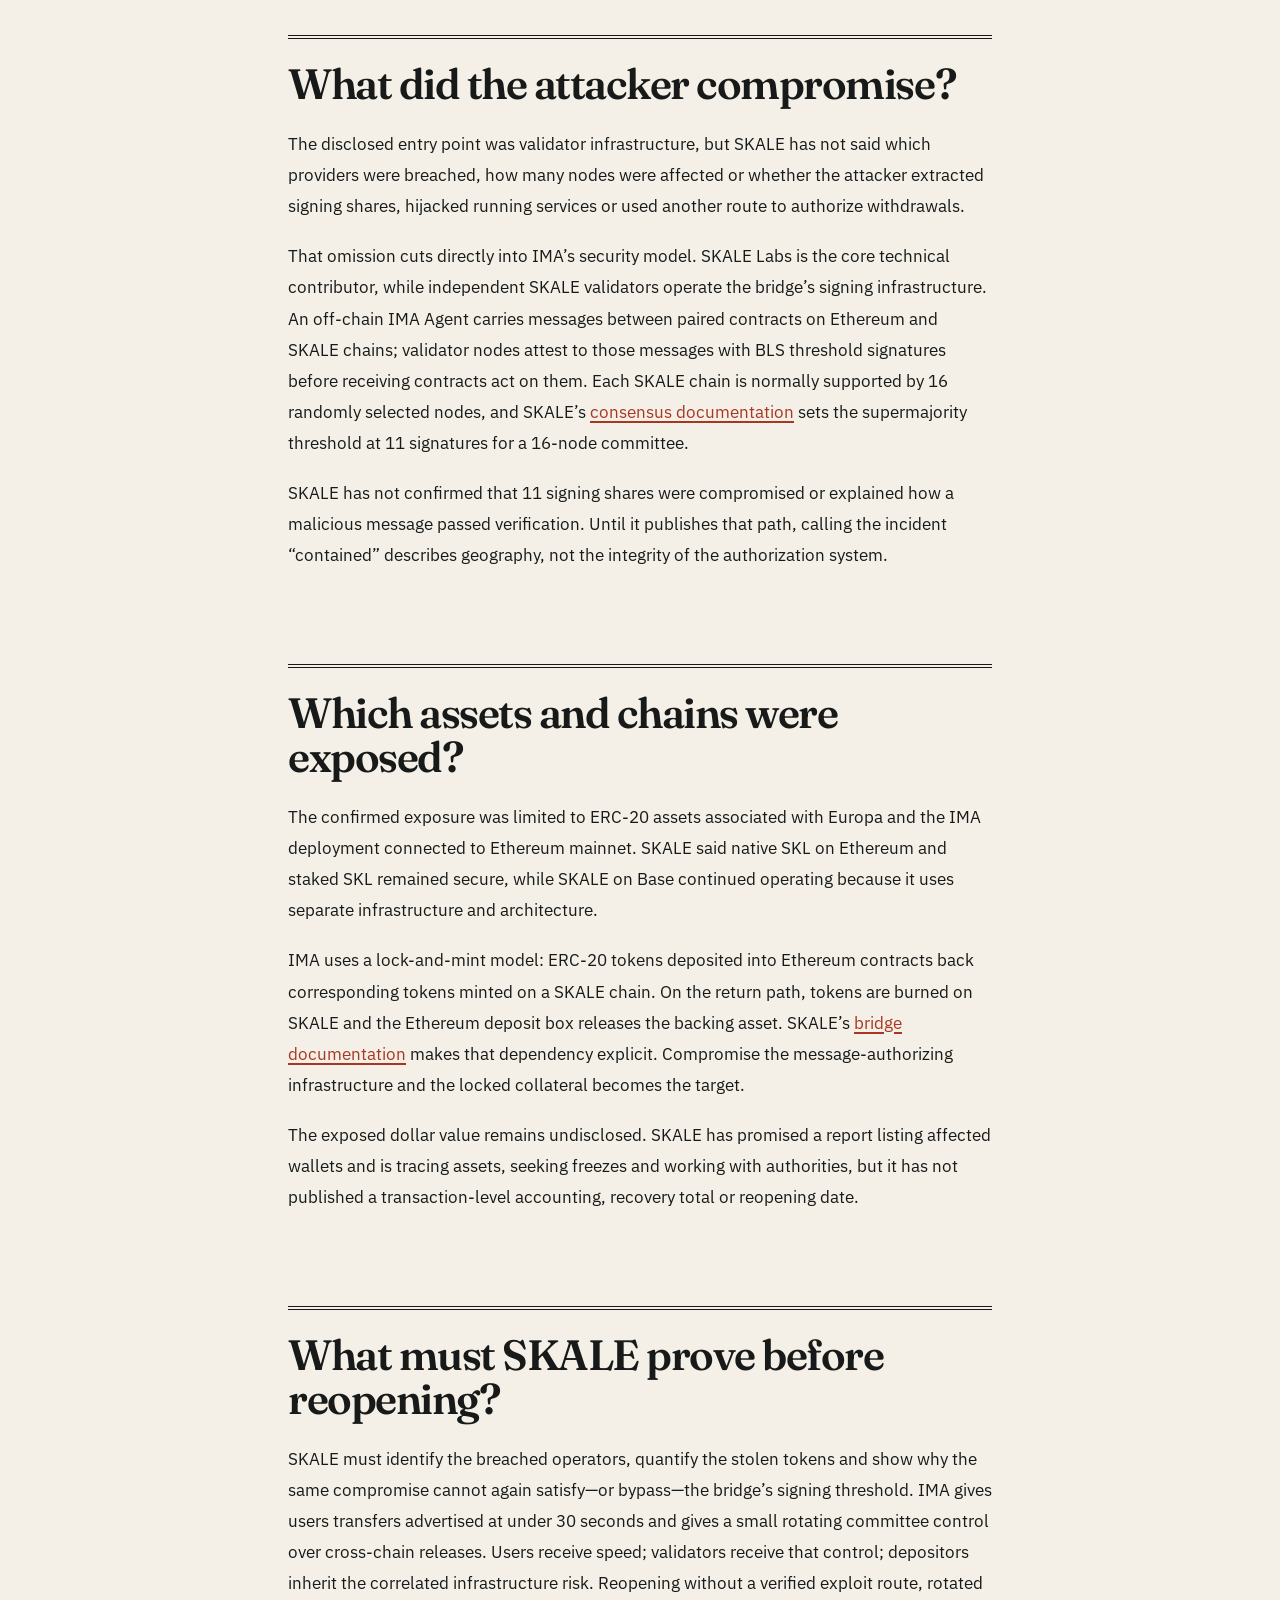
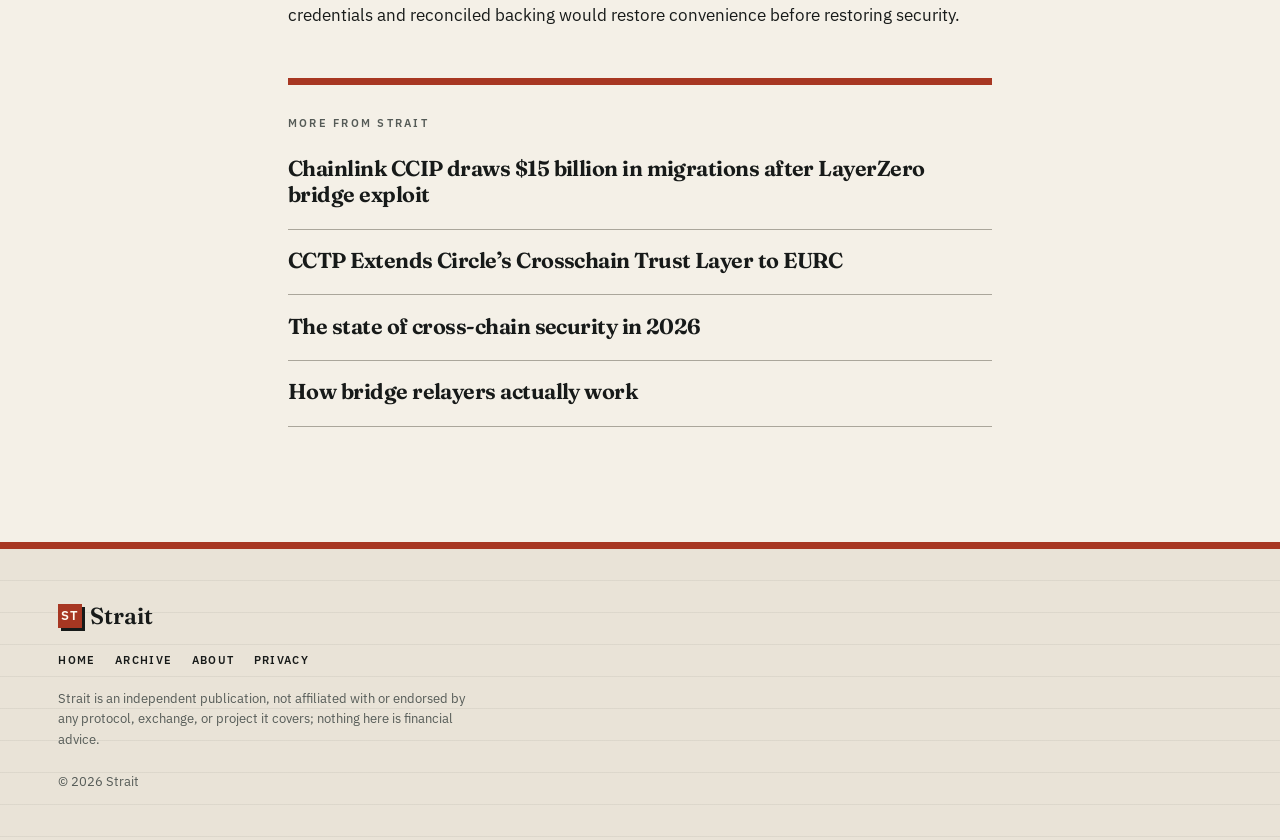
<file: security-incident-update-skale-ima-bridge/index.html>
<!doctype html>
<html lang="en" data-mode="light" data-preset="ledger" data-header="inline" data-divider="double">
<head>
<meta charset="utf-8">
<meta name="viewport" content="width=device-width, initial-scale=1">
<title>Security Incident Update: SKALE IMA Bridge — Strait</title>
<meta name="description" content="SKALE’s IMA Bridge failed at the validator layer that was supposed to secure it. On August 27 at about 21:00 UTC, infrastructure providers running SKALE…">
<link rel="canonical" href="https://cryptogurutalk.github.io/security-incident-update-skale-ima-bridge/">
<meta name="robots" content="index,follow,max-image-preview:large">
<meta name="theme-color" content="#F4F0E7">
<meta name="generator" content="Strait"><meta property="og:type" content="article">
<meta property="og:site_name" content="Strait">
<meta property="og:title" content="Security Incident Update: SKALE IMA Bridge — Strait">
<meta property="og:description" content="SKALE’s IMA Bridge failed at the validator layer that was supposed to secure it. On August 27 at about 21:00 UTC, infrastructure providers running SKALE…">
<meta property="og:url" content="https://cryptogurutalk.github.io/security-incident-update-skale-ima-bridge/">
<meta property="og:image" content="https://cryptogurutalk.github.io/assets/covers/security-incident-update-skale-ima-bridge.jpg"><meta name="twitter:card" content="summary_large_image">
<meta property="article:published_time" content="2026-09-04T16:55:43">
<link rel="preconnect" href="https://fonts.googleapis.com">
<link rel="preconnect" href="https://fonts.gstatic.com" crossorigin>
<link rel="stylesheet" href="https://fonts.googleapis.com/css2?family=Fraunces:opsz,wght@9..144,600;9..144,700;9..144,800&amp;family=IBM+Plex+Sans:ital,wght@0,400;0,500;0,600;1,400&amp;display=swap">
<link rel="stylesheet" href="/assets/base.css">
<link rel="stylesheet" href="/assets/layout.css">
<link rel="stylesheet" href="/assets/theme.css">
<link rel="stylesheet" href="/assets/skin.css">
<link rel="icon" href="/assets/favicon.png" type="image/png">
<link rel="apple-touch-icon" href="/assets/apple-touch-icon.png">
<link rel="manifest" href="/manifest.json">
<link rel="alternate" type="application/rss+xml" title="Strait" href="/feed.xml"><script type="application/ld+json">
{
  "@context": "https://schema.org",
  "@graph": [
    {
      "@type": "Organization",
      "@id": "https://cryptogurutalk.github.io/#org",
      "name": "Strait",
      "url": "https://cryptogurutalk.github.io/"
    },
    {
      "@type": "WebSite",
      "@id": "https://cryptogurutalk.github.io/#website",
      "name": "Strait",
      "url": "https://cryptogurutalk.github.io/",
      "publisher": {
        "@id": "https://cryptogurutalk.github.io/#org"
      },
      "description": "Strait covers crypto bridges, cross-chain transfers, exploits, upgrades, and the people building safer ways to move value between networks today."
    },
    {
      "@type": "WebPage",
      "@id": "https://cryptogurutalk.github.io/security-incident-update-skale-ima-bridge/#webpage",
      "url": "https://cryptogurutalk.github.io/security-incident-update-skale-ima-bridge/",
      "name": "Security Incident Update: SKALE IMA Bridge — Strait",
      "isPartOf": {
        "@id": "https://cryptogurutalk.github.io/#website"
      }
    },
    {
      "@type": "BlogPosting",
      "@id": "https://cryptogurutalk.github.io/security-incident-update-skale-ima-bridge/#article",
      "headline": "Security Incident Update: SKALE IMA Bridge",
      "description": "SKALE’s IMA Bridge failed at the validator layer that was supposed to secure it. On August 27 at about 21:00 UTC, infrastructure providers running SKALE…",
      "datePublished": "2026-09-04T16:55:43",
      "dateModified": "2026-09-04T16:55:43",
      "url": "https://cryptogurutalk.github.io/security-incident-update-skale-ima-bridge/",
      "mainEntityOfPage": {
        "@id": "https://cryptogurutalk.github.io/security-incident-update-skale-ima-bridge/#webpage"
      },
      "author": {
        "@type": "Person",
        "name": "Mara Velez"
      },
      "publisher": {
        "@id": "https://cryptogurutalk.github.io/#org"
      },
      "image": "https://cryptogurutalk.github.io/assets/covers/security-incident-update-skale-ima-bridge.jpg"
    },
    {
      "@type": "BreadcrumbList",
      "itemListElement": [
        {
          "@type": "ListItem",
          "position": 1,
          "name": "Home",
          "item": "https://cryptogurutalk.github.io/"
        },
        {
          "@type": "ListItem",
          "position": 2,
          "name": "Security Incident Update: SKALE IMA Bridge",
          "item": "https://cryptogurutalk.github.io/security-incident-update-skale-ima-bridge/"
        }
      ]
    }
  ]
}
</script>
</head>
<body>
<a class="skip" href="#main">Skip to content</a>
<header class="site-head">
  <div class="wrap head-inner">
    <a class="brand" href="/" aria-label="Strait — home">
      <span class="brand-mark" aria-hidden="true">ST</span>
      <span class="brand-name">Strait</span>
    </a>
  </div>
</header>

<main id="main">
<article class="article">
  <div class="wrap">
    <header class="article-head">
      <span class="kicker">News</span>
      <h1>Security Incident Update: SKALE IMA Bridge</h1>
<p class="dek">SKALE’s IMA Bridge failed at the validator layer that was supposed to secure it. On August 27 at about 21:00 UTC, infrastructure providers running SKALE…</p>      <p class="meta">
        <span>By Mara Velez</span><span class="dot"></span>
        <time datetime="2026-09-04T16:55:43">Sep 4, 2026</time><span class="dot"></span>
        2 min read
      </p>
    </header>
  </div>

<div class="wrap"><img class="article-cover" src="/assets/covers/security-incident-update-skale-ima-bridge.jpg" alt="Security Incident Update: SKALE IMA Bridge" width="1024" height="576"></div>
  <div class="wrap">
    <div class="article-body prose">
      <p><strong>SKALE’s IMA Bridge failed at the validator layer that was supposed to secure it.</strong> On August 27 at about 21:00 UTC, infrastructure providers running SKALE validator nodes were compromised, allowing an attacker to drain ERC-20 assets from the Ethereum-connected bridge serving the Europa Liquidity Hub. SKALE paused the bridge, but as of September 4 had disclosed neither the value stolen nor the affected wallets—leaving users without a defensible measure of the shortfall. The separate SKALE on Base deployment was not affected, according to the network’s <a href="https://www.skale.space/blog/security-incident-update-skale-ima-bridge" rel="nofollow noopener">incident update</a>.</p>

<h2>What did the attacker compromise?</h2>

<p>The disclosed entry point was validator infrastructure, but SKALE has not said which providers were breached, how many nodes were affected or whether the attacker extracted signing shares, hijacked running services or used another route to authorize withdrawals.</p>

<p>That omission cuts directly into IMA’s security model. SKALE Labs is the core technical contributor, while independent SKALE validators operate the bridge’s signing infrastructure. An off-chain IMA Agent carries messages between paired contracts on Ethereum and SKALE chains; validator nodes attest to those messages with BLS threshold signatures before receiving contracts act on them. Each SKALE chain is normally supported by 16 randomly selected nodes, and SKALE’s <a href="https://docs.skale.space/skale-chain/consensus" rel="nofollow noopener">consensus documentation</a> sets the supermajority threshold at 11 signatures for a 16-node committee.</p>

<p>SKALE has not confirmed that 11 signing shares were compromised or explained how a malicious message passed verification. Until it publishes that path, calling the incident “contained” describes geography, not the integrity of the authorization system.</p>

<h2>Which assets and chains were exposed?</h2>

<p>The confirmed exposure was limited to ERC-20 assets associated with Europa and the IMA deployment connected to Ethereum mainnet. SKALE said native SKL on Ethereum and staked SKL remained secure, while SKALE on Base continued operating because it uses separate infrastructure and architecture.</p>

<p>IMA uses a lock-and-mint model: ERC-20 tokens deposited into Ethereum contracts back corresponding tokens minted on a SKALE chain. On the return path, tokens are burned on SKALE and the Ethereum deposit box releases the backing asset. SKALE’s <a href="https://docs.skale.space/developers/skale-bridge/ethereum/bridge-erc20" rel="nofollow noopener">bridge documentation</a> makes that dependency explicit. Compromise the message-authorizing infrastructure and the locked collateral becomes the target.</p>

<p>The exposed dollar value remains undisclosed. SKALE has promised a report listing affected wallets and is tracing assets, seeking freezes and working with authorities, but it has not published a transaction-level accounting, recovery total or reopening date.</p>

<h2>What must SKALE prove before reopening?</h2>

<p>SKALE must identify the breached operators, quantify the stolen tokens and show why the same compromise cannot again satisfy—or bypass—the bridge’s signing threshold. IMA gives users transfers advertised at under 30 seconds and gives a small rotating committee control over cross-chain releases. Users receive speed; validators receive that control; depositors inherit the correlated infrastructure risk. Reopening without a verified exploit route, rotated credentials and reconciled backing would restore convenience before restoring security.</p>
    </div>

    <section class="related" aria-label="More coverage">
      <h2>More from Strait</h2>
      <div class="related-list">
        <div class="related-item"><a href="/chainlink-ccip-draws-15-billion-in-migrations-after-layerzero-bridge-e/">Chainlink CCIP draws $15 billion in migrations after LayerZero bridge exploit</a></div>
        <div class="related-item"><a href="/cctp-extends-circles-crosschain-trust-layer-to-eurc/">CCTP Extends Circle’s Crosschain Trust Layer to EURC</a></div>
        <div class="related-item"><a href="/the-state-of-cross-chain-security-in-2026/">The state of cross-chain security in 2026</a></div>
        <div class="related-item"><a href="/how-bridge-relayers-actually-work/">How bridge relayers actually work</a></div>
      </div>
    </section>
  </div>
</article>
</main>

<footer class="site-foot">
  <div class="wrap foot-inner">
    <div class="foot-brand"><span class="brand-mark small" aria-hidden="true">ST</span> Strait</div>
    <nav class="foot-nav" aria-label="Sections">
      <a href="/">Home</a>
      <a href="/archive/">Archive</a>
      <a href="/about/">About</a>
      <a href="/privacy/">Privacy</a>
    </nav>
    <p class="foot-note">Strait is an independent publication, not affiliated with or endorsed by any protocol, exchange, or project it covers; nothing here is financial advice.</p>
    <p class="foot-meta">© 2026 Strait</p>
  </div>
</footer>
</body>
</html>
</file>
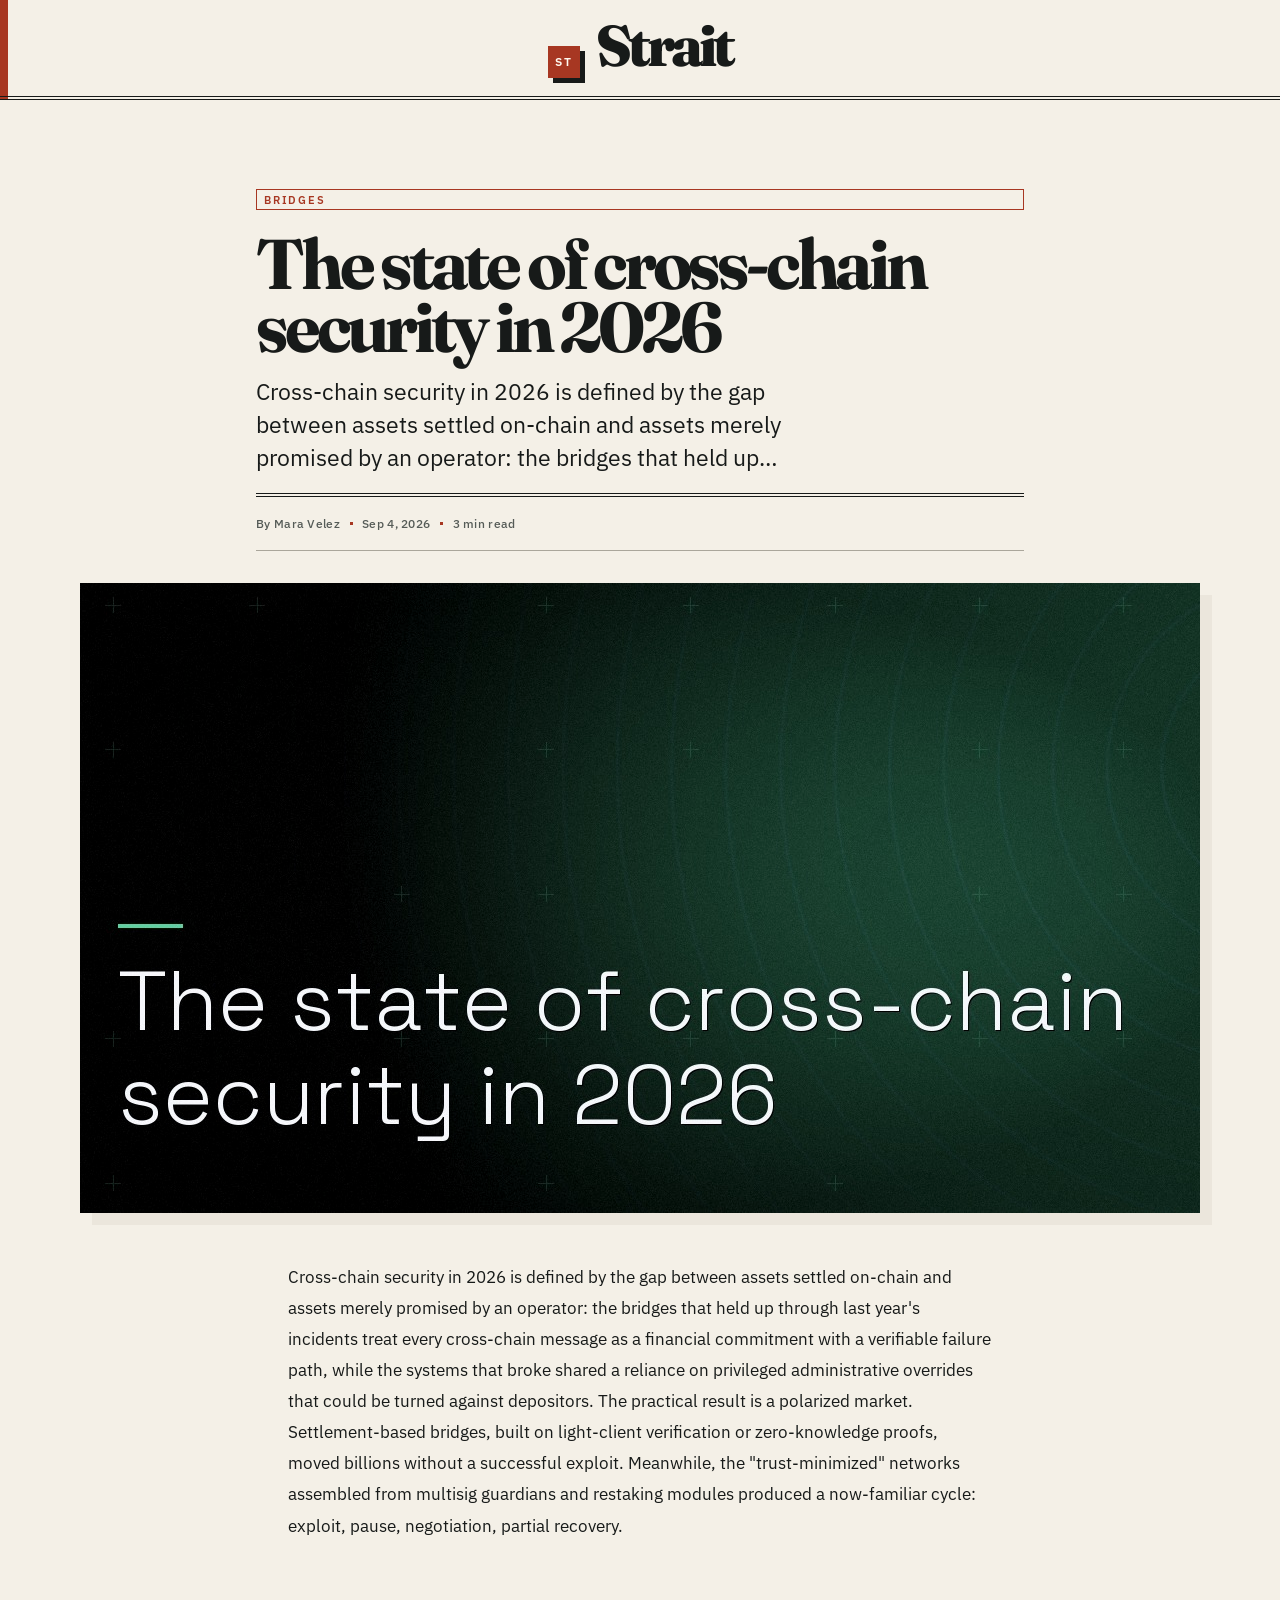
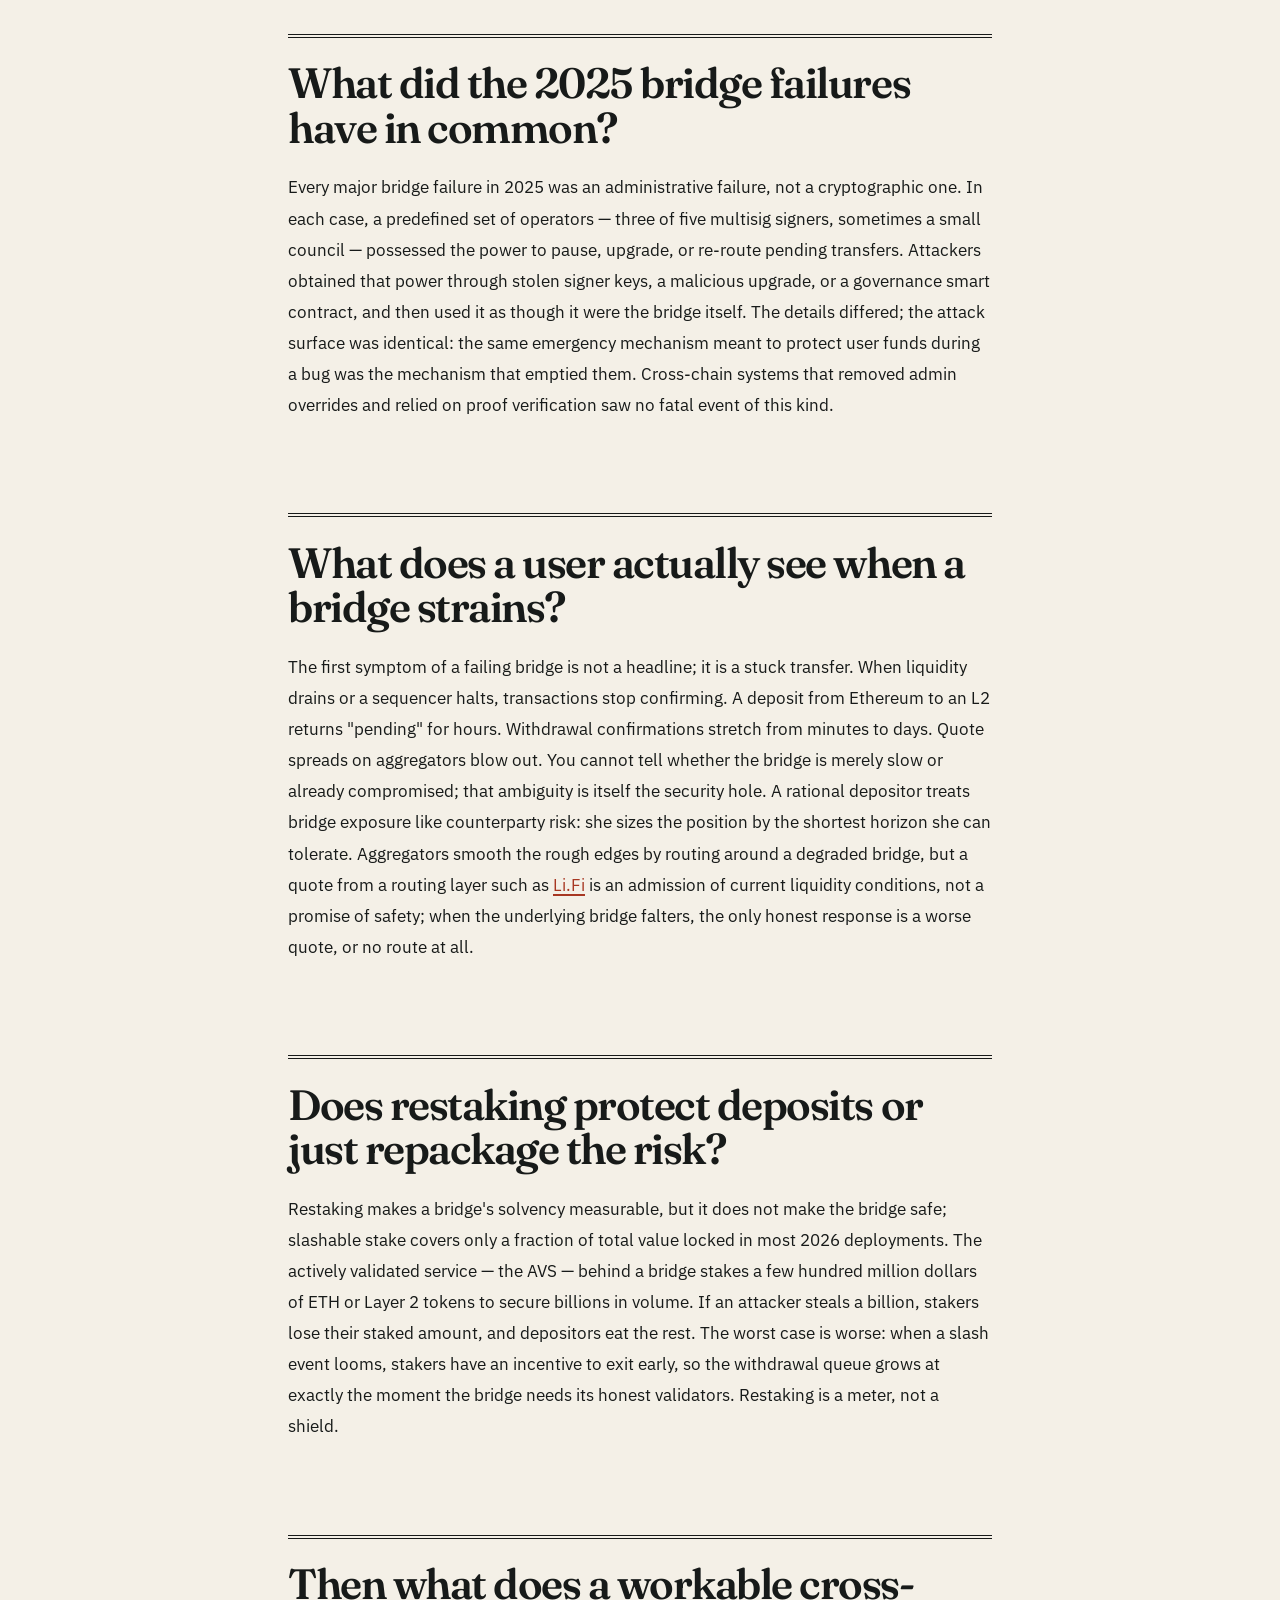
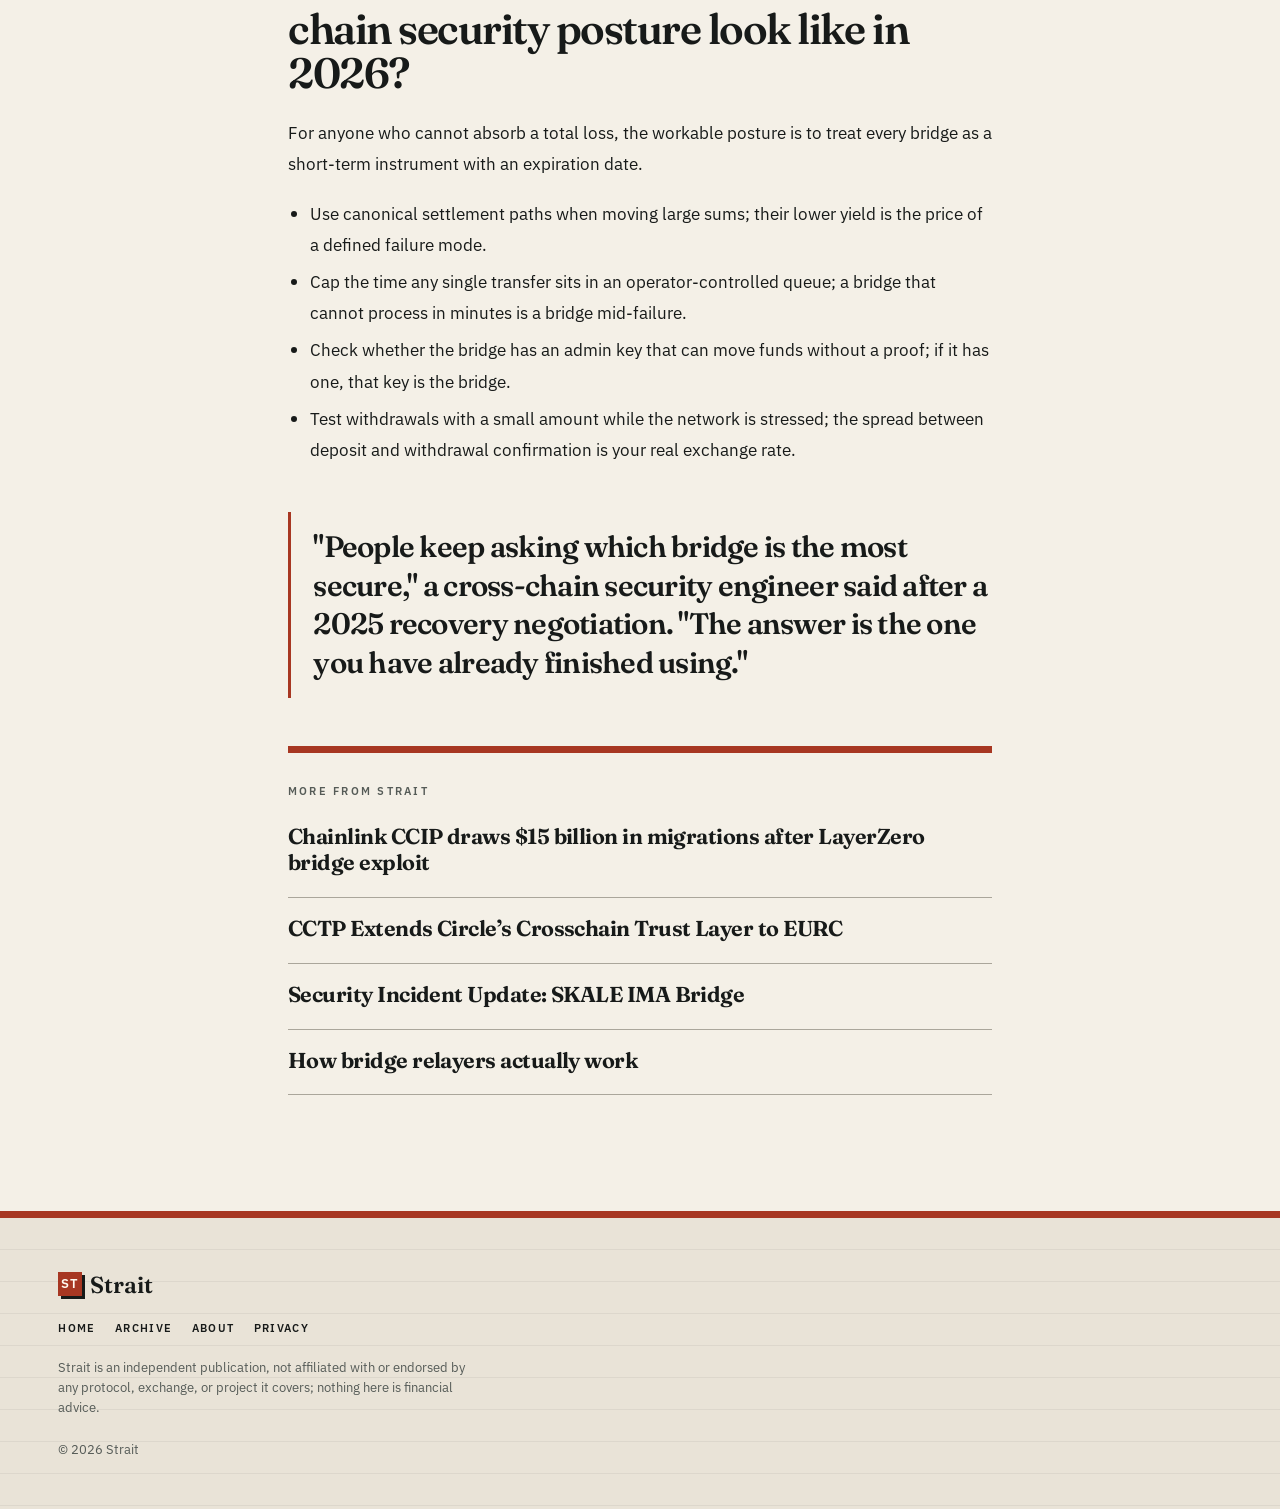
<file: the-state-of-cross-chain-security-in-2026/index.html>
<!doctype html>
<html lang="en" data-mode="light" data-preset="ledger" data-header="inline" data-divider="double">
<head>
<meta charset="utf-8">
<meta name="viewport" content="width=device-width, initial-scale=1">
<title>The state of cross-chain security in 2026 — Strait</title>
<meta name="description" content="Cross-chain security in 2026 is defined by the gap between assets settled on-chain and assets merely promised by an operator: the bridges that held up…">
<link rel="canonical" href="https://cryptogurutalk.github.io/the-state-of-cross-chain-security-in-2026/">
<meta name="robots" content="index,follow,max-image-preview:large">
<meta name="theme-color" content="#F4F0E7">
<meta name="generator" content="Strait"><meta property="og:type" content="article">
<meta property="og:site_name" content="Strait">
<meta property="og:title" content="The state of cross-chain security in 2026 — Strait">
<meta property="og:description" content="Cross-chain security in 2026 is defined by the gap between assets settled on-chain and assets merely promised by an operator: the bridges that held up…">
<meta property="og:url" content="https://cryptogurutalk.github.io/the-state-of-cross-chain-security-in-2026/">
<meta property="og:image" content="https://cryptogurutalk.github.io/assets/covers/the-state-of-cross-chain-security-in-2026.jpg"><meta name="twitter:card" content="summary_large_image">
<meta property="article:published_time" content="2026-09-04T15:43:51">
<link rel="preconnect" href="https://fonts.googleapis.com">
<link rel="preconnect" href="https://fonts.gstatic.com" crossorigin>
<link rel="stylesheet" href="https://fonts.googleapis.com/css2?family=Fraunces:opsz,wght@9..144,600;9..144,700;9..144,800&amp;family=IBM+Plex+Sans:ital,wght@0,400;0,500;0,600;1,400&amp;display=swap">
<link rel="stylesheet" href="/assets/base.css">
<link rel="stylesheet" href="/assets/layout.css">
<link rel="stylesheet" href="/assets/theme.css">
<link rel="stylesheet" href="/assets/skin.css">
<link rel="icon" href="/assets/favicon.png" type="image/png">
<link rel="apple-touch-icon" href="/assets/apple-touch-icon.png">
<link rel="manifest" href="/manifest.json">
<link rel="alternate" type="application/rss+xml" title="Strait" href="/feed.xml"><script type="application/ld+json">
{
  "@context": "https://schema.org",
  "@graph": [
    {
      "@type": "Organization",
      "@id": "https://cryptogurutalk.github.io/#org",
      "name": "Strait",
      "url": "https://cryptogurutalk.github.io/"
    },
    {
      "@type": "WebSite",
      "@id": "https://cryptogurutalk.github.io/#website",
      "name": "Strait",
      "url": "https://cryptogurutalk.github.io/",
      "publisher": {
        "@id": "https://cryptogurutalk.github.io/#org"
      },
      "description": "Strait covers crypto bridges, cross-chain transfers, exploits, upgrades, and the people building safer ways to move value between networks today."
    },
    {
      "@type": "WebPage",
      "@id": "https://cryptogurutalk.github.io/the-state-of-cross-chain-security-in-2026/#webpage",
      "url": "https://cryptogurutalk.github.io/the-state-of-cross-chain-security-in-2026/",
      "name": "The state of cross-chain security in 2026 — Strait",
      "isPartOf": {
        "@id": "https://cryptogurutalk.github.io/#website"
      }
    },
    {
      "@type": "BlogPosting",
      "@id": "https://cryptogurutalk.github.io/the-state-of-cross-chain-security-in-2026/#article",
      "headline": "The state of cross-chain security in 2026",
      "description": "Cross-chain security in 2026 is defined by the gap between assets settled on-chain and assets merely promised by an operator: the bridges that held up…",
      "datePublished": "2026-09-04T15:43:51",
      "dateModified": "2026-09-04T15:43:51",
      "url": "https://cryptogurutalk.github.io/the-state-of-cross-chain-security-in-2026/",
      "mainEntityOfPage": {
        "@id": "https://cryptogurutalk.github.io/the-state-of-cross-chain-security-in-2026/#webpage"
      },
      "author": {
        "@type": "Person",
        "name": "Mara Velez"
      },
      "publisher": {
        "@id": "https://cryptogurutalk.github.io/#org"
      },
      "image": "https://cryptogurutalk.github.io/assets/covers/the-state-of-cross-chain-security-in-2026.jpg"
    },
    {
      "@type": "BreadcrumbList",
      "itemListElement": [
        {
          "@type": "ListItem",
          "position": 1,
          "name": "Home",
          "item": "https://cryptogurutalk.github.io/"
        },
        {
          "@type": "ListItem",
          "position": 2,
          "name": "The state of cross-chain security in 2026",
          "item": "https://cryptogurutalk.github.io/the-state-of-cross-chain-security-in-2026/"
        }
      ]
    }
  ]
}
</script>
</head>
<body>
<a class="skip" href="#main">Skip to content</a>
<header class="site-head">
  <div class="wrap head-inner">
    <a class="brand" href="/" aria-label="Strait — home">
      <span class="brand-mark" aria-hidden="true">ST</span>
      <span class="brand-name">Strait</span>
    </a>
  </div>
</header>

<main id="main">
<article class="article">
  <div class="wrap">
    <header class="article-head">
      <span class="kicker">Bridges</span>
      <h1>The state of cross-chain security in 2026</h1>
<p class="dek">Cross-chain security in 2026 is defined by the gap between assets settled on-chain and assets merely promised by an operator: the bridges that held up…</p>      <p class="meta">
        <span>By Mara Velez</span><span class="dot"></span>
        <time datetime="2026-09-04T15:43:51">Sep 4, 2026</time><span class="dot"></span>
        3 min read
      </p>
    </header>
  </div>

<div class="wrap"><img class="article-cover" src="/assets/covers/the-state-of-cross-chain-security-in-2026.jpg" alt="The state of cross-chain security in 2026" width="1024" height="576"></div>
  <div class="wrap">
    <div class="article-body prose">
      <p>Cross-chain security in 2026 is defined by the gap between assets settled on-chain and assets merely promised by an operator: the bridges that held up through last year's incidents treat every cross-chain message as a financial commitment with a verifiable failure path, while the systems that broke shared a reliance on privileged administrative overrides that could be turned against depositors. The practical result is a polarized market. Settlement-based bridges, built on light-client verification or zero-knowledge proofs, moved billions without a successful exploit. Meanwhile, the "trust-minimized" networks assembled from multisig guardians and restaking modules produced a now-familiar cycle: exploit, pause, negotiation, partial recovery.</p>
<h2>What did the 2025 bridge failures have in common?</h2>
<p>Every major bridge failure in 2025 was an administrative failure, not a cryptographic one. In each case, a predefined set of operators — three of five multisig signers, sometimes a small council — possessed the power to pause, upgrade, or re-route pending transfers. Attackers obtained that power through stolen signer keys, a malicious upgrade, or a governance smart contract, and then used it as though it were the bridge itself. The details differed; the attack surface was identical: the same emergency mechanism meant to protect user funds during a bug was the mechanism that emptied them. Cross-chain systems that removed admin overrides and relied on proof verification saw no fatal event of this kind.</p>
<h2>What does a user actually see when a bridge strains?</h2>
<p>The first symptom of a failing bridge is not a headline; it is a stuck transfer. When liquidity drains or a sequencer halts, transactions stop confirming. A deposit from Ethereum to an L2 returns "pending" for hours. Withdrawal confirmations stretch from minutes to days. Quote spreads on aggregators blow out. You cannot tell whether the bridge is merely slow or already compromised; that ambiguity is itself the security hole. A rational depositor treats bridge exposure like counterparty risk: she sizes the position by the shortest horizon she can tolerate. Aggregators smooth the rough edges by routing around a degraded bridge, but a quote from a routing layer such as <a href="https://lifibridge.app/" rel="noopener">Li.Fi</a> is an admission of current liquidity conditions, not a promise of safety; when the underlying bridge falters, the only honest response is a worse quote, or no route at all.</p>
<h2>Does restaking protect deposits or just repackage the risk?</h2>
<p>Restaking makes a bridge's solvency measurable, but it does not make the bridge safe; slashable stake covers only a fraction of total value locked in most 2026 deployments. The actively validated service — the AVS — behind a bridge stakes a few hundred million dollars of ETH or Layer 2 tokens to secure billions in volume. If an attacker steals a billion, stakers lose their staked amount, and depositors eat the rest. The worst case is worse: when a slash event looms, stakers have an incentive to exit early, so the withdrawal queue grows at exactly the moment the bridge needs its honest validators. Restaking is a meter, not a shield.</p>
<h2>Then what does a workable cross-chain security posture look like in 2026?</h2>
<p>For anyone who cannot absorb a total loss, the workable posture is to treat every bridge as a short-term instrument with an expiration date.</p>
<ul>
<li>Use canonical settlement paths when moving large sums; their lower yield is the price of a defined failure mode.</li>
<li>Cap the time any single transfer sits in an operator-controlled queue; a bridge that cannot process in minutes is a bridge mid-failure.</li>
<li>Check whether the bridge has an admin key that can move funds without a proof; if it has one, that key is the bridge.</li>
<li>Test withdrawals with a small amount while the network is stressed; the spread between deposit and withdrawal confirmation is your real exchange rate.</li>
</ul>
<blockquote>"People keep asking which bridge is the most secure," a cross-chain security engineer said after a 2025 recovery negotiation. "The answer is the one you have already finished using."</blockquote>
    </div>

    <section class="related" aria-label="More coverage">
      <h2>More from Strait</h2>
      <div class="related-list">
        <div class="related-item"><a href="/chainlink-ccip-draws-15-billion-in-migrations-after-layerzero-bridge-e/">Chainlink CCIP draws $15 billion in migrations after LayerZero bridge exploit</a></div>
        <div class="related-item"><a href="/cctp-extends-circles-crosschain-trust-layer-to-eurc/">CCTP Extends Circle’s Crosschain Trust Layer to EURC</a></div>
        <div class="related-item"><a href="/security-incident-update-skale-ima-bridge/">Security Incident Update: SKALE IMA Bridge</a></div>
        <div class="related-item"><a href="/how-bridge-relayers-actually-work/">How bridge relayers actually work</a></div>
      </div>
    </section>
  </div>
</article>
</main>

<footer class="site-foot">
  <div class="wrap foot-inner">
    <div class="foot-brand"><span class="brand-mark small" aria-hidden="true">ST</span> Strait</div>
    <nav class="foot-nav" aria-label="Sections">
      <a href="/">Home</a>
      <a href="/archive/">Archive</a>
      <a href="/about/">About</a>
      <a href="/privacy/">Privacy</a>
    </nav>
    <p class="foot-note">Strait is an independent publication, not affiliated with or endorsed by any protocol, exchange, or project it covers; nothing here is financial advice.</p>
    <p class="foot-meta">© 2026 Strait</p>
  </div>
</footer>
</body>
</html>
</file>
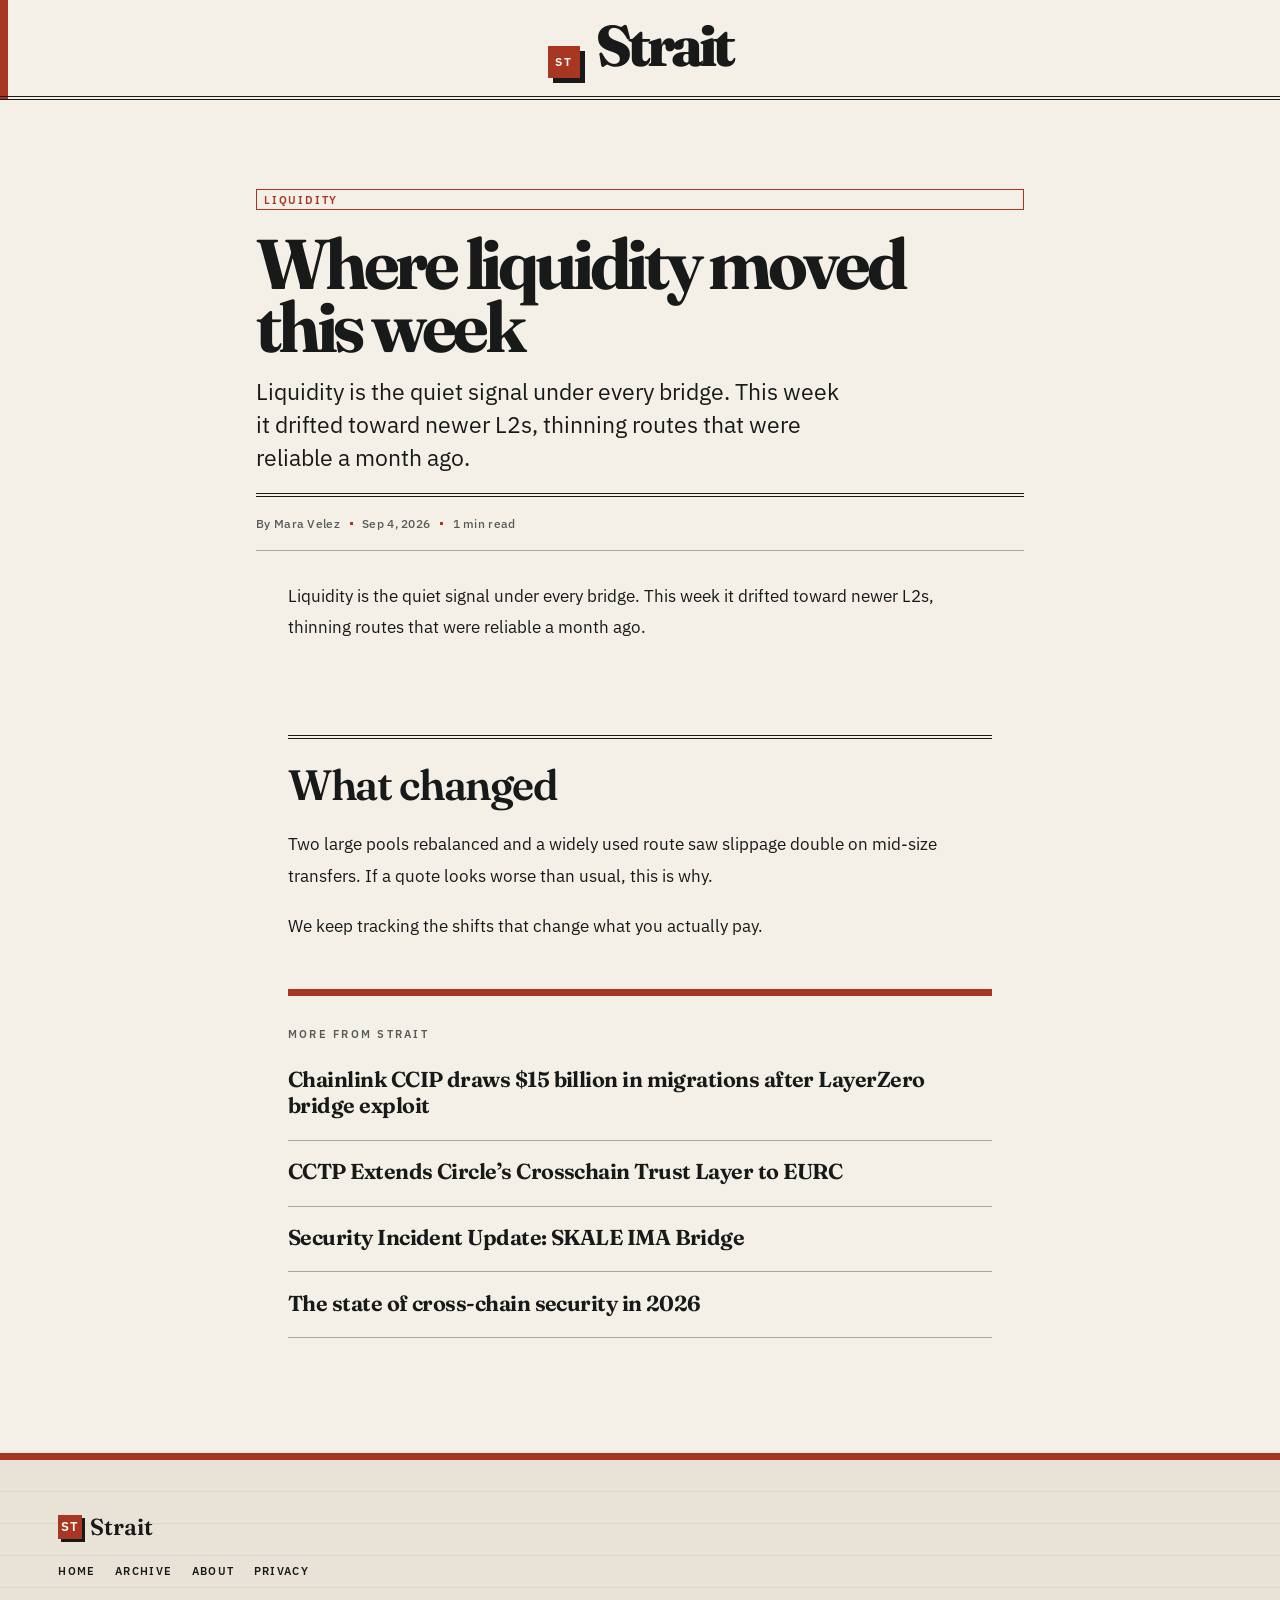
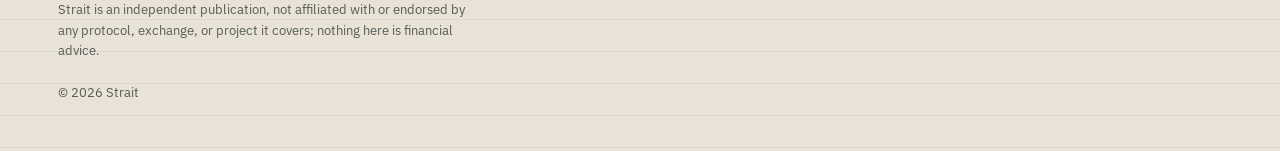
<file: where-liquidity-moved-this-week/index.html>
<!doctype html>
<html lang="en" data-mode="light" data-preset="ledger" data-header="inline" data-divider="double">
<head>
<meta charset="utf-8">
<meta name="viewport" content="width=device-width, initial-scale=1">
<title>Where liquidity moved this week — Strait</title>
<meta name="description" content="Liquidity is the quiet signal under every bridge. This week it drifted toward newer L2s, thinning routes that were reliable a month ago.">
<link rel="canonical" href="https://cryptogurutalk.github.io/where-liquidity-moved-this-week/">
<meta name="robots" content="index,follow,max-image-preview:large">
<meta name="theme-color" content="#F4F0E7">
<meta name="generator" content="Strait"><meta property="og:type" content="article">
<meta property="og:site_name" content="Strait">
<meta property="og:title" content="Where liquidity moved this week — Strait">
<meta property="og:description" content="Liquidity is the quiet signal under every bridge. This week it drifted toward newer L2s, thinning routes that were reliable a month ago.">
<meta property="og:url" content="https://cryptogurutalk.github.io/where-liquidity-moved-this-week/">
<meta name="twitter:card" content="summary">
<meta property="article:published_time" content="2026-09-04T13:00:40">
<link rel="preconnect" href="https://fonts.googleapis.com">
<link rel="preconnect" href="https://fonts.gstatic.com" crossorigin>
<link rel="stylesheet" href="https://fonts.googleapis.com/css2?family=Fraunces:opsz,wght@9..144,600;9..144,700;9..144,800&amp;family=IBM+Plex+Sans:ital,wght@0,400;0,500;0,600;1,400&amp;display=swap">
<link rel="stylesheet" href="/assets/base.css">
<link rel="stylesheet" href="/assets/layout.css">
<link rel="stylesheet" href="/assets/theme.css">
<link rel="stylesheet" href="/assets/skin.css">
<link rel="icon" href="/assets/favicon.png" type="image/png">
<link rel="apple-touch-icon" href="/assets/apple-touch-icon.png">
<link rel="manifest" href="/manifest.json">
<link rel="alternate" type="application/rss+xml" title="Strait" href="/feed.xml"><script type="application/ld+json">
{
  "@context": "https://schema.org",
  "@graph": [
    {
      "@type": "Organization",
      "@id": "https://cryptogurutalk.github.io/#org",
      "name": "Strait",
      "url": "https://cryptogurutalk.github.io/"
    },
    {
      "@type": "WebSite",
      "@id": "https://cryptogurutalk.github.io/#website",
      "name": "Strait",
      "url": "https://cryptogurutalk.github.io/",
      "publisher": {
        "@id": "https://cryptogurutalk.github.io/#org"
      },
      "description": "Strait covers crypto bridges, cross-chain transfers, exploits, upgrades, and the people building safer ways to move value between networks today."
    },
    {
      "@type": "WebPage",
      "@id": "https://cryptogurutalk.github.io/where-liquidity-moved-this-week/#webpage",
      "url": "https://cryptogurutalk.github.io/where-liquidity-moved-this-week/",
      "name": "Where liquidity moved this week — Strait",
      "isPartOf": {
        "@id": "https://cryptogurutalk.github.io/#website"
      }
    },
    {
      "@type": "BlogPosting",
      "@id": "https://cryptogurutalk.github.io/where-liquidity-moved-this-week/#article",
      "headline": "Where liquidity moved this week",
      "description": "Liquidity is the quiet signal under every bridge. This week it drifted toward newer L2s, thinning routes that were reliable a month ago.",
      "datePublished": "2026-09-04T13:00:40",
      "dateModified": "2026-09-04T13:00:40",
      "url": "https://cryptogurutalk.github.io/where-liquidity-moved-this-week/",
      "mainEntityOfPage": {
        "@id": "https://cryptogurutalk.github.io/where-liquidity-moved-this-week/#webpage"
      },
      "author": {
        "@type": "Person",
        "name": "Mara Velez"
      },
      "publisher": {
        "@id": "https://cryptogurutalk.github.io/#org"
      }
    },
    {
      "@type": "BreadcrumbList",
      "itemListElement": [
        {
          "@type": "ListItem",
          "position": 1,
          "name": "Home",
          "item": "https://cryptogurutalk.github.io/"
        },
        {
          "@type": "ListItem",
          "position": 2,
          "name": "Where liquidity moved this week",
          "item": "https://cryptogurutalk.github.io/where-liquidity-moved-this-week/"
        }
      ]
    }
  ]
}
</script>
</head>
<body>
<a class="skip" href="#main">Skip to content</a>
<header class="site-head">
  <div class="wrap head-inner">
    <a class="brand" href="/" aria-label="Strait — home">
      <span class="brand-mark" aria-hidden="true">ST</span>
      <span class="brand-name">Strait</span>
    </a>
  </div>
</header>

<main id="main">
<article class="article">
  <div class="wrap">
    <header class="article-head">
      <span class="kicker">Liquidity</span>
      <h1>Where liquidity moved this week</h1>
<p class="dek">Liquidity is the quiet signal under every bridge. This week it drifted toward newer L2s, thinning routes that were reliable a month ago.</p>      <p class="meta">
        <span>By Mara Velez</span><span class="dot"></span>
        <time datetime="2026-09-04T13:00:40">Sep 4, 2026</time><span class="dot"></span>
        1 min read
      </p>
    </header>
  </div>


  <div class="wrap">
    <div class="article-body prose">
      <p>Liquidity is the quiet signal under every bridge. This week it drifted toward newer L2s, thinning routes that were reliable a month ago.</p><h2>What changed</h2><p>Two large pools rebalanced and a widely used route saw slippage double on mid-size transfers. If a quote looks worse than usual, this is why.</p><p>We keep tracking the shifts that change what you actually pay.</p>
    </div>

    <section class="related" aria-label="More coverage">
      <h2>More from Strait</h2>
      <div class="related-list">
        <div class="related-item"><a href="/chainlink-ccip-draws-15-billion-in-migrations-after-layerzero-bridge-e/">Chainlink CCIP draws $15 billion in migrations after LayerZero bridge exploit</a></div>
        <div class="related-item"><a href="/cctp-extends-circles-crosschain-trust-layer-to-eurc/">CCTP Extends Circle’s Crosschain Trust Layer to EURC</a></div>
        <div class="related-item"><a href="/security-incident-update-skale-ima-bridge/">Security Incident Update: SKALE IMA Bridge</a></div>
        <div class="related-item"><a href="/the-state-of-cross-chain-security-in-2026/">The state of cross-chain security in 2026</a></div>
      </div>
    </section>
  </div>
</article>
</main>

<footer class="site-foot">
  <div class="wrap foot-inner">
    <div class="foot-brand"><span class="brand-mark small" aria-hidden="true">ST</span> Strait</div>
    <nav class="foot-nav" aria-label="Sections">
      <a href="/">Home</a>
      <a href="/archive/">Archive</a>
      <a href="/about/">About</a>
      <a href="/privacy/">Privacy</a>
    </nav>
    <p class="foot-note">Strait is an independent publication, not affiliated with or endorsed by any protocol, exchange, or project it covers; nothing here is financial advice.</p>
    <p class="foot-meta">© 2026 Strait</p>
  </div>
</footer>
</body>
</html>
</file>
<file: assets/base.css>
/* base.css — neutral premium foundation shared by all presets. Character lives in layout.css + theme.css. */
*,*::before,*::after{box-sizing:border-box}
html{-webkit-text-size-adjust:100%}
body{
  margin:0; background:var(--bg); color:var(--text);
  font-family:var(--font-body); font-size:1.02rem; line-height:var(--lh);
  -webkit-font-smoothing:antialiased; text-rendering:optimizeLegibility;
}
img{max-width:100%; height:auto; display:block}
a{color:inherit}
h1,h2,h3,h4{font-family:var(--font-display); font-weight:600; line-height:1.14; letter-spacing:-0.01em; margin:0 0 .5em}
p{margin:0 0 1.1em}
.wrap{width:100%; max-width:var(--maxw); margin-inline:auto; padding-inline:clamp(1.1rem,4vw,2.4rem)}
.skip{position:absolute; left:-9999px; top:0; background:var(--accent); color:var(--accent-ink); padding:.6rem 1rem; border-radius:0 0 var(--radius) 0; z-index:50}
.skip:focus{left:0}
:focus-visible{outline:2px solid var(--accent); outline-offset:3px}

/* ── header ── */
.site-head{border-bottom:1px solid var(--border); background:var(--bg); position:sticky; top:0; z-index:20; backdrop-filter:saturate(1.1)}
.head-inner{display:flex; align-items:center; justify-content:center; gap:1.5rem; padding-block:1.1rem}
.brand{display:inline-flex; align-items:center; gap:.6rem; text-decoration:none; color:var(--text)}
.brand-name{font-family:var(--font-display); font-weight:600; font-size:1.28rem; letter-spacing:-0.015em}
.brand-mark{display:grid; place-items:center; width:2rem; height:2rem; border-radius:calc(var(--radius) * .5); background:var(--accent); color:var(--accent-ink); font-family:var(--font-display); font-weight:700; font-size:1rem; letter-spacing:-0.02em}
.brand-mark.small{width:1.5rem; height:1.5rem; font-size:.8rem}
.site-nav{display:flex; gap:1.4rem; align-items:center}
.site-nav a{text-decoration:none; color:var(--muted); font-size:.82rem; font-weight:600; text-transform:uppercase; letter-spacing:.06em; padding-bottom:2px; border-bottom:2px solid transparent; transition:color .15s}
.site-nav a:hover{color:var(--text)}
.site-nav a[aria-current="page"]{color:var(--text); border-color:var(--accent)}

/* ── footer ── */
.site-foot{border-top:1px solid var(--border); margin-top:var(--pad-section); background:var(--surface)}
.foot-inner{padding-block:2.4rem; display:grid; gap:.5rem}
.foot-brand{display:inline-flex; align-items:center; gap:.5rem; font-family:var(--font-display); font-weight:600}
.foot-nav{display:flex; flex-wrap:wrap; gap:1.2rem; margin:.5rem 0 .2rem}
.foot-nav a{color:var(--muted); font-size:.8rem; font-weight:600; text-decoration:none; text-transform:uppercase; letter-spacing:.05em}
.foot-nav a:hover{color:var(--accent)}
.foot-note{color:var(--muted); font-size:.82rem; max-width:60ch; margin:.2rem 0 0}
.foot-meta{color:var(--muted); font-size:.82rem; margin:.3rem 0 0}
.foot-meta a{color:var(--muted); text-decoration:underline; text-underline-offset:2px}
.foot-meta a:hover{color:var(--text)}

/* ── buttons ── */
.btn{display:inline-flex; align-items:center; gap:.5rem; font-weight:600; font-size:.92rem; text-decoration:none; padding:.7rem 1.15rem; border-radius:var(--radius); border:1px solid transparent; transition:transform .12s, box-shadow .12s}
.btn-primary{background:var(--accent); color:var(--accent-ink); box-shadow:0 1px 0 rgba(255,255,255,.15) inset, 0 8px 20px -10px var(--accent)}
.btn-primary:hover{transform:translateY(-1px)}
.btn-ghost{border-color:var(--border); color:var(--text)}
.btn-ghost:hover{border-color:var(--accent); color:var(--accent)}

/* ── article body typography (shared, editorial) ── */
.prose{font-size:1.11rem; line-height:1.75; color:var(--text)}
.prose > *{max-width:68ch}
.prose h2{font-size:1.55rem; margin-top:1.9em}
.prose h3{font-size:1.22rem; margin-top:1.5em}
.prose a{color:var(--accent); text-decoration:underline; text-underline-offset:2.5px; text-decoration-thickness:1px}
.prose a:hover{text-decoration-thickness:2px}
.prose ul,.prose ol{padding-left:1.3em; margin:0 0 1.2em}
.prose li{margin:.35em 0}
.prose blockquote{margin:1.6em 0; padding:.2em 0 .2em 1.2em; border-left:3px solid var(--accent); font-family:var(--font-display); font-size:1.25rem; line-height:1.4; color:var(--text)}
.prose img{border-radius:var(--radius); margin:1.6em 0}
.prose code{font-family:ui-monospace,"SF Mono",Menlo,monospace; font-size:.9em; background:var(--surface); border:1px solid var(--border); border-radius:6px; padding:.1em .4em}
.prose hr{border:0; border-top:1px solid var(--border); margin:2.2em 0}

/* ── utilities ── */
.kicker{font-size:.74rem; font-weight:700; text-transform:uppercase; letter-spacing:.12em; color:var(--accent)}
.section-label{font-family:var(--font-display); font-size:.85rem; font-weight:700; text-transform:uppercase; letter-spacing:.12em; color:var(--muted); padding-bottom:.6rem; border-bottom:2px solid var(--text); margin:1.6rem 0 .4rem}
.meta{font-size:.82rem; color:var(--muted); display:flex; gap:.6rem; align-items:center; flex-wrap:wrap}
.meta .dot{width:3px; height:3px; border-radius:50%; background:var(--muted); opacity:.6}
.sr-only{position:absolute; width:1px; height:1px; padding:0; margin:-1px; overflow:hidden; clip:rect(0 0 0 0); white-space:nowrap; border:0}
@media (max-width:640px){
  .site-nav{gap:1rem}
  .site-nav a{font-size:.74rem}
  .prose{font-size:1.05rem}
}

/* ── article / reading layout (shared; presets restyle the FEED, not this) ── */
.article{padding-block:var(--pad-section) 0}
.article-head{max-width:42rem; margin-inline:auto}
.article-head .kicker{display:block; margin-bottom:.9rem}
.article-head h1{font-size:clamp(2rem,4.6vw,3.1rem); letter-spacing:-0.022em; margin:0 0 .6rem}
.article-head .dek{font-size:1.22rem; color:var(--muted); line-height:1.42; margin:0 0 1.2rem}
.article-head .meta{padding-block:1.05rem; border-top:1px solid var(--border); border-bottom:1px solid var(--border)}
.article-cover{max-width:60rem; margin:2rem auto; border-radius:var(--radius); width:100%; aspect-ratio:16/9; object-fit:cover; border:1px solid var(--border)}
.article-body{max-width:42rem; margin-inline:auto}
.article-body.prose > *{max-width:none; margin-left:0; margin-right:0}
.article .prose{padding-top:.5rem}
.related{max-width:42rem; margin:var(--pad-section) auto 0; padding-top:2rem; border-top:2px solid var(--text)}
.related h2{font-size:1rem; text-transform:uppercase; letter-spacing:.1em; color:var(--muted); margin-bottom:.5rem}
.related-list{display:grid; gap:0}
.related-item{padding-block:1rem; border-bottom:1px solid var(--border)}
.related-item a{font-family:var(--font-display); font-weight:600; font-size:1.18rem; text-decoration:none; color:var(--text)}
.related-item a:hover{color:var(--accent)}
.page-simple{max-width:44rem; margin-inline:auto; padding-block:var(--pad-section)}
.page-simple h1{font-size:clamp(2rem,4vw,2.7rem); margin-bottom:1rem}

/* ── structural variants (per-site, safe — anti-footprint) ── */
[data-header="stacked"] .head-inner{flex-direction:column; align-items:flex-start; gap:.55rem}
[data-header="stacked"] .site-nav{gap:1.3rem}
[data-divider="double"] .section-label{border-bottom-style:double; border-bottom-width:4px}
[data-divider="thick"] .section-label{border-bottom-width:3px}

/* ── archive listing ── */
.archive-sub{color:var(--muted); font-size:1.02rem; margin:0}
.archive-list{display:grid; margin-top:1.6rem}
.archive-item{display:grid; grid-template-columns:8.5rem 1fr; gap:1rem; align-items:baseline; padding-block:.85rem; border-bottom:1px solid var(--border)}
.archive-item time{color:var(--muted); font-size:.85rem; font-variant-numeric:tabular-nums}
.archive-item a{font-family:var(--font-display); font-weight:600; font-size:1.12rem; text-decoration:none; color:var(--text)}
.archive-item a:hover{color:var(--accent)}
@media (max-width:560px){ .archive-item{grid-template-columns:1fr; gap:.1rem} }
</file>
<file: assets/layout.css>
/* ledger/layout.css — editorial broadsheet. Hairline-separated stories, a lead, a right rail. No cards. */

/* ── home: masthead intro ── */
.home-intro{padding-block:var(--pad-section) 1.6rem}
.home-intro .tagline{font-family:var(--font-display); font-size:clamp(1.9rem,4.5vw,3rem); line-height:1.05; letter-spacing:-0.02em; margin:0 0 .5rem; max-width:20ch}
.home-intro p{color:var(--muted); font-size:1.08rem; max-width:60ch; margin:0}
.home-intro .rule{height:2px; background:var(--text); margin-top:1.6rem; opacity:.9}

/* ── lead story ── */
.lead{display:grid; gap:1.6rem; padding-block:2rem; border-bottom:1px solid var(--border)}
.lead.has-cover{grid-template-columns:1.05fr .95fr; align-items:center}
@media (max-width:820px){ .lead.has-cover{grid-template-columns:1fr} }
.lead .lead-cover{border-radius:var(--radius); aspect-ratio:16/10; object-fit:cover; width:100%; border:1px solid var(--border)}
.lead h2{font-size:clamp(1.9rem,4vw,2.9rem); margin:.4rem 0 .5rem}
.lead h2 a{text-decoration:none; color:var(--text)}
.lead h2 a:hover{color:var(--accent)}
.lead .dek{font-size:1.15rem; color:var(--muted); max-width:52ch; margin:0 0 1rem}

/* ── main + rail grid ── */
.feed-grid{display:grid; gap:clamp(2rem,5vw,4rem); padding-block:2.2rem; grid-template-columns:1fr}
.feed-grid.has-rail{grid-template-columns:minmax(0,1fr) 300px}
@media (max-width:900px){ .feed-grid.has-rail{grid-template-columns:1fr} }

.section-label{font-family:var(--font-display); font-size:.9rem; font-weight:700; text-transform:uppercase; letter-spacing:.12em; color:var(--muted); padding-bottom:.7rem; border-bottom:2px solid var(--text); margin-bottom:.4rem}

/* river of stories — separated by hairlines, not boxed */
.river{display:grid}
.story{display:grid; grid-template-columns:1fr; gap:.3rem; padding-block:1.5rem; border-bottom:1px solid var(--border)}
.story.with-thumb{grid-template-columns:1fr 150px; gap:1.4rem; align-items:start}
@media (max-width:520px){ .story.with-thumb{grid-template-columns:1fr} .story.with-thumb .story-thumb{display:none} }
.story-thumb{border-radius:calc(var(--radius) * .7); aspect-ratio:4/3; object-fit:cover; width:100%; border:1px solid var(--border); order:2}
.story h3{font-size:1.4rem; margin:.15rem 0 .3rem}
.story h3 a{text-decoration:none; color:var(--text)}
.story h3 a:hover{color:var(--accent)}
.story .dek{color:var(--muted); font-size:.98rem; margin:0 0 .5rem; max-width:60ch}

/* right rail */
.rail{display:grid; gap:2rem; align-content:start}
.rail-latest{display:grid}
.rail-item{padding-block:.85rem; border-bottom:1px solid var(--border); display:grid; gap:.2rem}
.rail-item a{text-decoration:none; font-family:var(--font-display); font-weight:600; font-size:1rem; color:var(--text); line-height:1.25}
.rail-item a:hover{color:var(--accent)}
.rail-item .meta{font-size:.74rem}
.topics{display:flex; flex-wrap:wrap; gap:.5rem}
.topic{font-size:.78rem; color:var(--muted); border:1px solid var(--border); border-radius:100px; padding:.28rem .7rem; text-decoration:none}
.topic:hover{border-color:var(--accent); color:var(--accent)}

/* article / related / simple pages → в _shared/base.css (общая читаемая колонка) */
</file>
<file: assets/theme.css>
/* theme.css — per-site design tokens (generated from design.json). Swapping design = swapping THIS file. */
:root{
  --bg:#F4F0E7; --surface:#E9E3D7; --elevated:#FFFCF5;
  --text:#171A19; --muted:#555B57; --border:#AAA69B;
  --accent:#A73722; --accent-ink:#FFF9F0;
  --font-display:"Fraunces", Georgia, serif;
  --font-body:"IBM Plex Sans", Arial, sans-serif;
  --radius:2px;
  --maxw:1240px;
  --gap:1.05rem;
  --pad-section:3rem;
  --lh:1.62;
  color-scheme:light;
}
</file>
<file: assets/skin.css>
.site-head{background:linear-gradient(90deg, var(--accent) 0 8px, transparent 8px),
    var(--bg);border-bottom:4px double var(--text);backdrop-filter:none}
.head-inner{min-height:7.5rem;padding-block:1.35rem 1.1rem;justify-content:center}
.brand{gap:1rem;align-items:baseline}
.brand-mark{border-radius:0;font-family:var(--font-body);font-size:.72rem;font-weight:600;letter-spacing:.14em;box-shadow:5px 5px 0 var(--text)}
.brand-name{font-family:var(--font-display);font-size:clamp(2.7rem, 7vw, 5.25rem);font-weight:800;line-height:.82;letter-spacing:-.07em}
.home-intro{grid-template-columns:repeat(12, minmax(0, 1fr));column-gap:clamp(1rem, 2.5vw, 2.25rem);row-gap:1.4rem;padding-block:clamp(3.5rem, 8vw, 7rem) 2rem}
.home-intro .tagline{grid-column:1 / span 8;max-width:13ch;margin:0;font-size:clamp(3rem, 7.5vw, 6.8rem);font-weight:700;line-height:.86;letter-spacing:-.065em}
.home-intro p{grid-column:9 / -1;align-self:end;max-width:29ch;padding-left:1rem;border-left:5px solid var(--accent);color:var(--text);font-size:clamp(1rem, 1.5vw, 1.2rem);line-height:1.45}
.home-intro .rule{grid-column:1 / -1;margin-top:1.1rem;background:linear-gradient(
    to bottom,
    var(--text) 0 2px,
    transparent 2px 5px,
    var(--text) 5px 7px
  );opacity:1}
.kicker{padding:.28rem .45rem .24rem;border:1px solid currentColor;color:var(--accent);font-size:.69rem;font-weight:600;line-height:1;letter-spacing:.16em}
.lead{gap:clamp(2rem, 5vw, 5rem);padding-block:clamp(2.2rem, 5vw, 4.5rem);border-bottom:4px double var(--text)}
.lead.has-cover{grid-template-columns:minmax(0, 1.35fr) minmax(18rem, .65fr);align-items:end}
.lead .lead-cover{border:0;border-radius:0;box-shadow:-10px 10px 0 var(--surface);filter:saturate(.78) contrast(1.04)}
.lead h2{max-width:13ch;margin:.7rem 0 .65rem;font-size:clamp(2.7rem, 5.8vw, 5.3rem);font-weight:700;line-height:.91;letter-spacing:-.055em}
.lead h2 a{text-decoration-thickness:.07em;text-underline-offset:.12em}
.lead h2 a:hover{color:var(--text);text-decoration:underline}
.lead .dek{max-width:38ch;margin-bottom:1.2rem;color:var(--text);font-size:1.1rem;line-height:1.5}
.lead .meta{padding-top:.8rem;border-top:1px solid var(--border)}
.meta{color:var(--muted);font-size:.75rem;font-weight:500;letter-spacing:.025em}
.meta .dot{border-radius:0;background:var(--accent);opacity:1}
.feed-grid{gap:clamp(2.5rem, 6vw, 5.5rem);padding-block:2.7rem}
.feed-grid.has-rail{grid-template-columns:minmax(0, 1fr) minmax(16rem, 280px)}
.section-label{align-items:baseline;justify-content:space-between;margin:0 0 .5rem;padding-bottom:.7rem;border-bottom:4px double var(--text);color:var(--text);font-family:var(--font-body);font-size:.7rem;font-weight:600;letter-spacing:.2em}
.story{gap:.45rem;padding-block:1.8rem}
.story.with-thumb{grid-template-columns:minmax(0, 1fr) 168px;gap:clamp(1.2rem, 3vw, 2.4rem)}
.story h3{max-width:26ch;margin:.2rem 0 .4rem;font-size:clamp(1.55rem, 2.8vw, 2.35rem);font-weight:650;line-height:1.02;letter-spacing:-.035em}
.story h3 a{background-image:linear-gradient(var(--accent), var(--accent));transition:background-size .2s ease}
.story h3 a:hover{color:var(--text)}
.story .dek{max-width:56ch;color:var(--muted);font-size:.94rem;line-height:1.55}
.story-thumb{border:0;border-radius:0;box-shadow:6px 6px 0 var(--surface);filter:saturate(.72);transition:filter .2s ease, transform .2s ease}
.story:hover .story-thumb{filter:saturate(1)}
.rail{gap:2.6rem;padding-left:1.4rem;border-left:1px solid var(--text)}
.rail-latest{border-top:5px solid var(--accent)}
.rail-item{gap:.35rem;padding-block:1rem}
.rail-item a{font-size:1.08rem;font-weight:650;line-height:1.18;letter-spacing:-.02em}
.rail-item a:hover{color:var(--accent)}
.rail-item .meta{font-size:.68rem;text-transform:uppercase;letter-spacing:.08em}
.topics{gap:.4rem}
.topic{border-radius:0;padding:.35rem .55rem;border-color:var(--text);color:var(--text);font-size:.68rem;font-weight:600;text-transform:uppercase;letter-spacing:.08em}
.topic:hover{background:var(--accent);border-color:var(--accent);color:var(--accent-ink)}
.article{padding-top:clamp(3rem, 7vw, 6rem)}
.article-head{max-width:48rem}
.article-head .kicker{margin-bottom:1.35rem}
.article-head h1{max-width:15ch;margin-bottom:1rem;font-size:clamp(3rem, 7vw, 6.2rem);font-weight:700;line-height:.9;letter-spacing:-.06em}
.article-head .dek{max-width:42ch;color:var(--text);font-size:clamp(1.15rem, 2.1vw, 1.45rem);line-height:1.42}
.article-head .meta{border-top:4px double var(--text)}
.article-cover{max-width:70rem;border:0;border-radius:0;box-shadow:12px 12px 0 var(--surface);filter:saturate(.8) contrast(1.03)}
.article-body{max-width:44rem}
.article .prose{padding-top:1rem}
.prose{font-size:1.08rem;line-height:1.8}
.prose h2{margin-top:2.2em;padding-top:.55em;border-top:4px double var(--text);font-size:clamp(1.8rem, 3.5vw, 2.65rem);line-height:1.05;letter-spacing:-.035em}
.prose h3{margin-top:1.8em;font-size:1.45rem;letter-spacing:-.025em}
.prose a{color:var(--accent);text-decoration-thickness:2px}
.prose blockquote{padding:1rem 0 1rem 1.4rem;font-size:clamp(1.35rem, 3vw, 1.85rem);font-weight:600;line-height:1.3;letter-spacing:-.025em}
.prose img{border-radius:0;box-shadow:7px 7px 0 var(--surface)}
.prose code{border-radius:0}
.prose hr{border-top:4px double var(--text)}
.related{max-width:44rem;border-top:7px solid var(--accent)}
.related h2{font-family:var(--font-body);font-size:.7rem;letter-spacing:.2em}
.related-item{padding-block:1.2rem}
.related-item a{font-size:1.35rem;font-weight:650;line-height:1.15;letter-spacing:-.025em}
.page-simple{max-width:48rem}
.page-simple h1{padding-bottom:.65rem;border-bottom:4px double var(--text);font-size:clamp(3rem, 7vw, 5.5rem);line-height:.92;letter-spacing:-.055em}
.archive-sub{max-width:45ch;color:var(--text)}
.archive-list{border-top:6px solid var(--accent)}
.archive-item{grid-template-columns:9rem minmax(0, 1fr);padding-block:1.05rem}
.archive-item time{font-family:var(--font-body);font-size:.72rem;font-weight:600;letter-spacing:.06em}
.archive-item a{font-size:1.3rem;line-height:1.15;letter-spacing:-.02em}
.site-foot{margin-top:clamp(4rem, 9vw, 8rem);border-top:7px solid var(--accent);background:repeating-linear-gradient(
      to bottom,
      transparent 0 31px,
      rgba(23, 26, 25, .06) 31px 32px
    ),
    var(--surface)}
.foot-inner{grid-template-columns:minmax(12rem, 1fr) minmax(16rem, 1fr);gap:1rem 3rem;padding-block:3rem}
.foot-brand{align-self:start;font-size:1.45rem}
.foot-brand .brand-mark{box-shadow:3px 3px 0 var(--text)}
.foot-nav{justify-content:flex-end;margin:0}
.foot-nav a{color:var(--text);font-size:.7rem;letter-spacing:.12em;border-bottom:1px solid transparent}
.foot-nav a:hover{color:var(--accent)}
.foot-note{max-width:52ch;color:var(--muted);line-height:1.55}
.foot-meta{justify-self:end;align-self:end;color:var(--muted)}
.btn{border-radius:0;text-transform:uppercase;letter-spacing:.08em;font-size:.74rem}
.btn-primary{box-shadow:5px 5px 0 var(--text)}
.btn-primary:hover{box-shadow:7px 7px 0 var(--text)}
.btn-ghost{border-color:var(--text)}
.home-intro .tagline{grid-column:1 / span 9}
.home-intro p{grid-column:8 / -1}
.feed-grid.has-rail{grid-template-columns:1fr}
.rail{padding-left:0;border-left:0;border-top:4px double var(--text)}
.foot-inner{grid-template-columns:1fr}
.foot-nav{justify-content:flex-start}
.foot-meta{justify-self:start}
.head-inner{min-height:5.6rem}
.brand-name{font-size:clamp(2.4rem, 14vw, 3.6rem)}
.home-intro{grid-template-columns:1fr;padding-top:3rem}
.home-intro .tagline{grid-column:1;font-size:clamp(3rem, 16vw, 4.7rem)}
.home-intro p{grid-column:1;padding-left:.8rem}
.home-intro .rule{grid-column:1}
.lead.has-cover{grid-template-columns:1fr}
.lead h2{font-size:clamp(2.5rem, 13vw, 4rem)}
.story.with-thumb{grid-template-columns:minmax(0, 1fr) 104px;gap:1rem}
.article-head h1{font-size:clamp(2.8rem, 14vw, 4.4rem)}
.archive-item{grid-template-columns:1fr}
</file>
